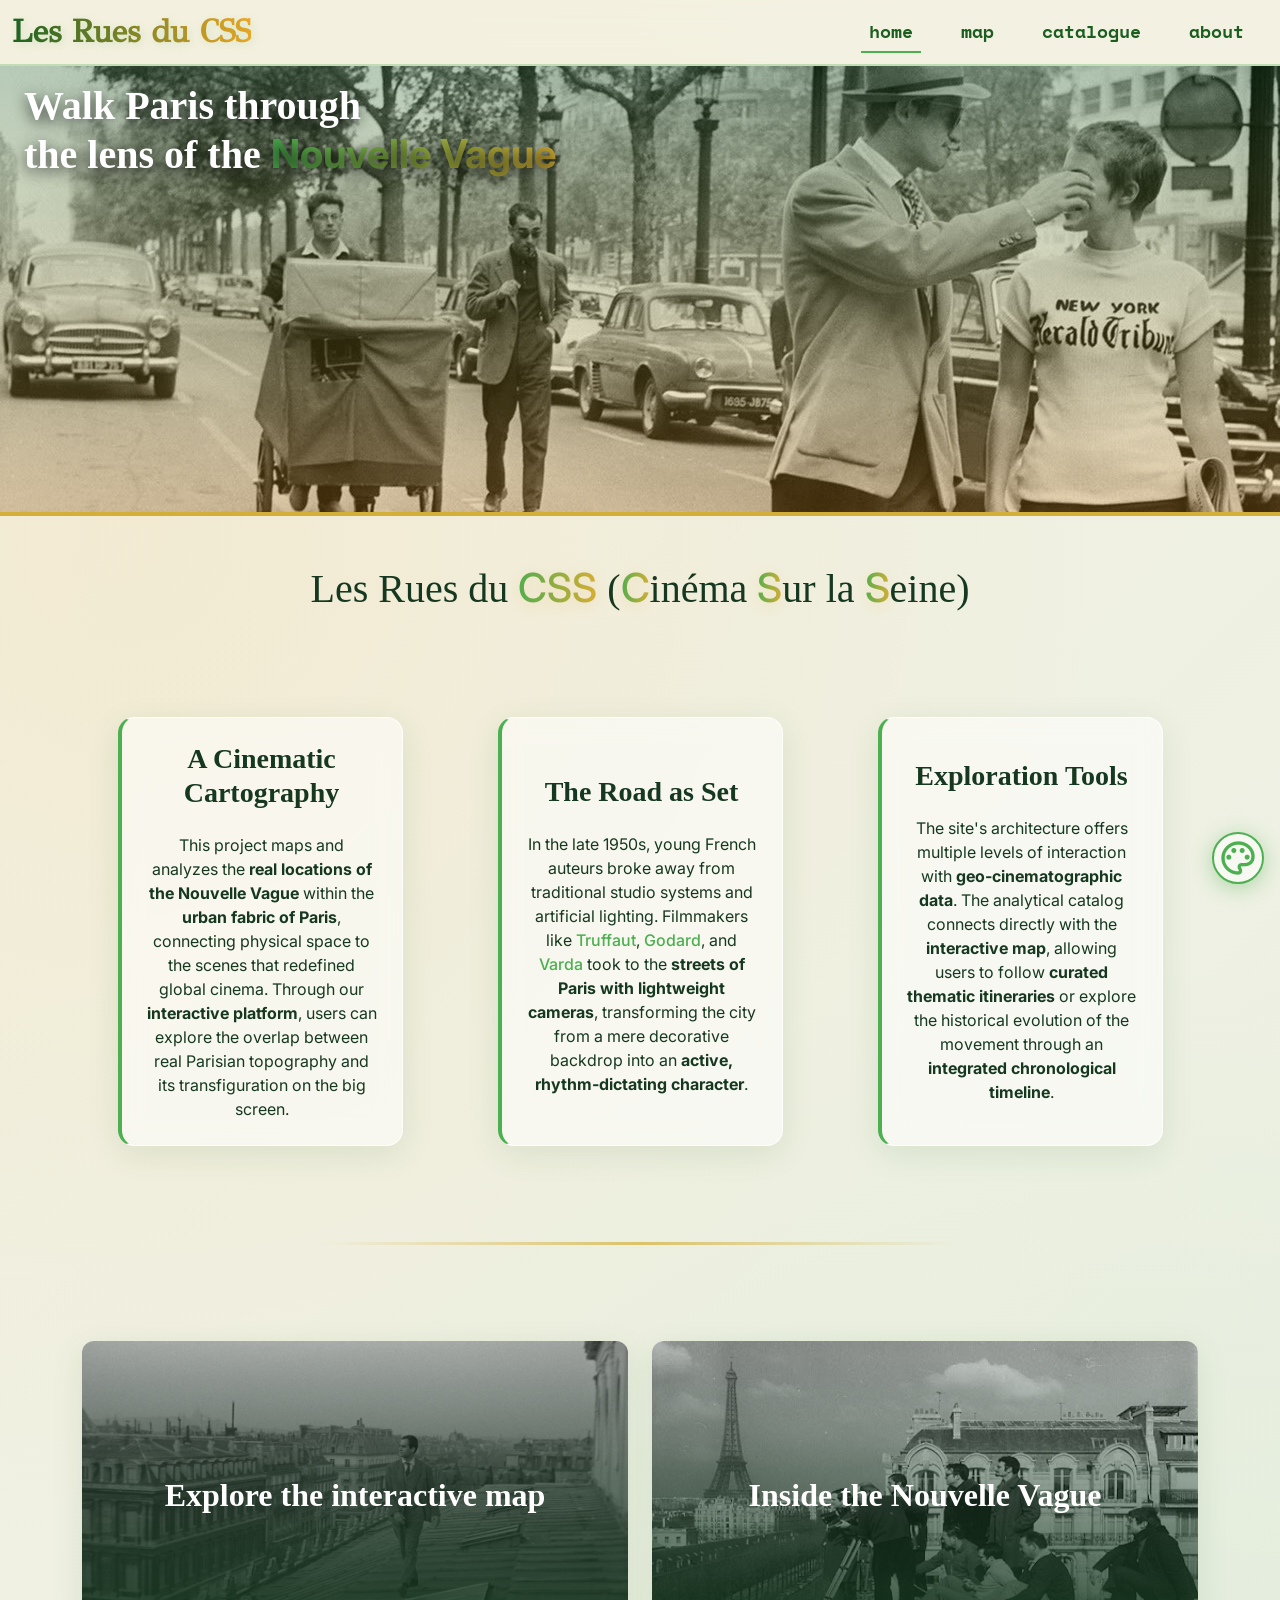
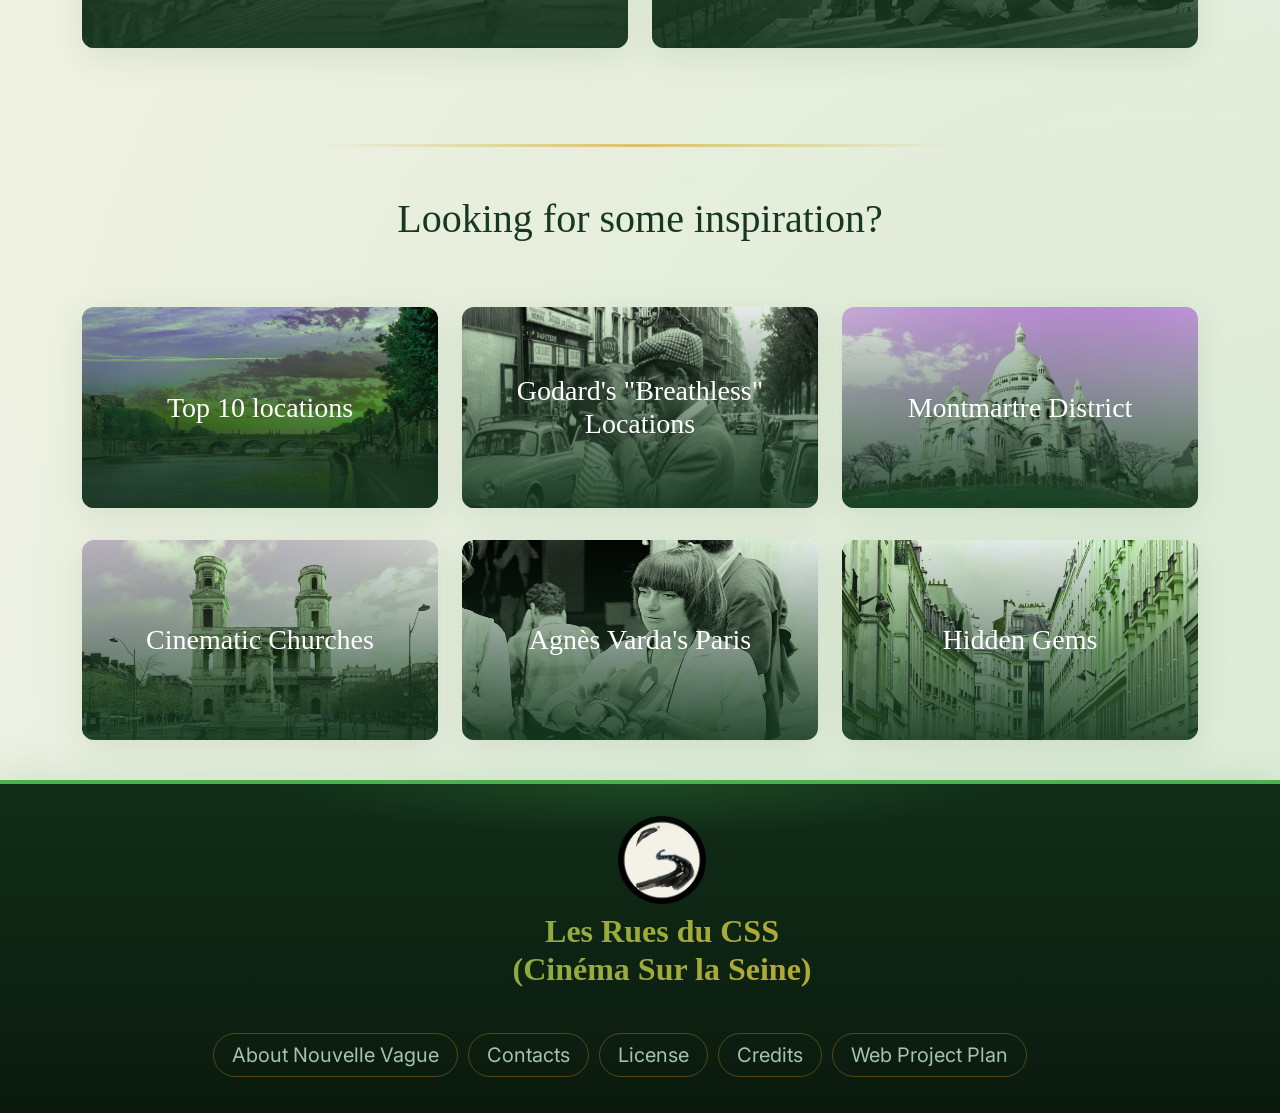
<file: index.html>
<!doctype html>
<html lang="en">
    <head>
        <meta charset="utf-8">
        <meta name="viewport" content="width=device-width, initial-scale=1">
        <title>Index</title>
        <link rel="icon" type="image/x-icon" href="img/S.svg">
        
        <link rel="preconnect" href="https://fonts.googleapis.com">
        <link rel="preconnect" href="https://fonts.gstatic.com" crossorigin>
        <link rel="stylesheet" href="https://fonts.googleapis.com/css2?family=Material+Symbols+Outlined">
        <link href="https://fonts.googleapis.com/css2?family=Anton&family=GFS+Didot&family=Inter:ital,opsz,wght@0,14..32,100..900;1,14..32,100..900&family=Montserrat:ital,wght@0,100..900;1,100..900&family=Pinyon+Script&family=Playfair:ital,opsz,wght@0,5..1200,300..900;1,5..1200,300..900&family=Space+Mono:ital,wght@0,400;0,700;1,400;1,700&family=VT323&display=swap" rel="stylesheet">
        <link rel="stylesheet" href="https://cdn.jsdelivr.net/npm/bootstrap-icons@1.11.3/font/bootstrap-icons.min.css">

        <link href="https://cdn.jsdelivr.net/npm/bootstrap@5.3.8/dist/css/bootstrap.min.css" rel="stylesheet" integrity="sha384-sRIl4kxILFvY47J16cr9ZwB07vP4J8+LH7qKQnuqkuIAvNWLzeN8tE5YBujZqJLB" crossorigin="anonymous">
        
        <script src="script/scripts.js" defer></script>
        <script src="https://cdn.jsdelivr.net/npm/bootstrap@5.3.8/dist/js/bootstrap.bundle.min.js" integrity="sha384-FKyoEForCGlyvwx9Hj09JcYn3nv7wiPVlz7YYwJrWVcXK/BmnVDxM+D2scQbITxI" crossorigin="anonymous"></script>
        
        <link id="stylesheet_file" rel="stylesheet"  href="styles/solarpunk_theme.css">

    </head>
    <body data-page="index">

        <div class="theme">
            <div class="closeTheme">
                <div class="blur-background"></div>
                <span class="material-symbols-outlined p-1" title="Open themes palette">palette</span>
            </div>
            <div class="openTheme">
                <div class="blur-background"></div>
                <span class="material-symbols-outlined p-1 d-block btn-tema" data-file="styles/mechanicum_theme.css" title="Mechanicum">settings</span>
                <span class="material-symbols-outlined p-1 d-block btn-tema" data-file="styles/solarpunk_theme.css" title="Solarpunk">clear_day</span>
                <span class="material-symbols-outlined p-1 d-block btn-tema" data-file="styles/nouvelle_vague_theme.css" title="Nouvelle Vague">videocam</span>
                <span class="material-symbols-outlined p-1 d-block btn-tema" data-file="styles/eighties_theme.css" title="80s">monitor</span>
                <span class="material-symbols-outlined p-1 d-block btn-tema" data-file="styles/futurism_theme.css" title="Futurism">flash_on</span>
                <span class="material-symbols-outlined p-1 d-block btn-tema" data-file="styles/rococo_theme.css" title="Rococò">spa</span>
                <span class="material-symbols-outlined p-1 d-block btn-chiudi" title="Close themes palette">palette</span>
            </div>
        </div>

        <nav class="navbar navbar-expand-lg">
            <div class="container-fluid">
                <a href="index.html" id="logo-link"><span class="col-auto navbar-text">Les Rues du CSS</span></a>
                <button class="navbar-toggler" type="button" data-bs-toggle="collapse" data-bs-target="#navbarSupportedContent" aria-controls="navbarSupportedContent" aria-expanded="false" aria-label="Toggle navigation">
                    <span class="material-symbols-outlined">menu</span>                
                </button>
                <div class="col-auto collapse navbar-collapse justify-content-end" id="navbarSupportedContent">
                    <ul class="navbar-nav mb-2 mb-lg-0">
                        <li class="nav-item mx-3">
                            <a class="nav-link active">home</a>
                        </li>
                        <li class="nav-item mx-3">
                            <a class="nav-link" aria-current="page" href="map.html">map</a>
                        </li>
                        <li class="nav-item mx-3">
                            <a class="nav-link" href="catalogue.html">catalogue</a>
                        </li>
                        <li class="nav-item mx-3">
                            <a class="nav-link" href="about.html">about</a>
                        </li>
                    </ul>
                </div>
            </div>
        </nav>

        <header class="hero-img container-fluid d-flex flex-column justify-content-start pt-3">

            <div class="row catchphrase text-start d-none d-lg-block">
                <h1 class="fw-bold ps-4">
                    Walk Paris through <br class="pretty-big-catch">the lens of the <span>Nouvelle Vague</span>
                </h1>
            </div>

        </header>

        <section class="presentation">
            <div class="container-fluid mt-2 mt-lg-5">
                <div class="row">
                    <h1 class="text-center pb-5">Les Rues du <span>CSS</span> <br class="pretty-title">(<span>C</span>inéma <span>S</span>ur la <span>S</span>eine)</h1>
                </div>

                <div class="container d-lg-none text-center mb-3">
                    <h1>Walk Paris through the <br class="pretty-catch d-none d-md-block"> lens of the <span>Nouvelle Vague</span></h1>
                </div>

                <div class="container my-5 pb-5">
                    <div class="row justify-content-around">
                        <div class="col-9 col-lg-7 col-xl-3 text-center paper-card p-4 d-flex flex-column justify-content-center position-relative">
                            <a href="#paper-card1" class="d-block d-lg-none" data-bs-toggle="collapse" role="button" aria-expanded="false"><i class="bi bi-chevron-down"></i></a>
                            <h3 class="fw-semibold pb-0 pb-lg-2 mb-0">A Cinematic Cartography</h3>
                            <p id="paper-card1" class="collapse d-lg-block mb-0 pt-3">This project maps and analyzes the <strong>real locations of the Nouvelle Vague</strong> within the <strong>urban fabric of Paris</strong>, connecting physical space to the scenes that redefined global cinema. Through our <strong>interactive platform</strong>, users can explore the overlap between real Parisian topography and its transfiguration on the big screen.</p>
                        </div>
                        <div class="col-9 col-lg-7 col-xl-3 mt-3 mt-xl-0 text-center paper-card p-4 d-flex flex-column justify-content-center position-relative">
                            <a href="#paper-card2" class="d-block d-lg-none" data-bs-toggle="collapse" role="button" aria-expanded="false"><i class="bi bi-chevron-down"></i></a>
                            <h3 class="fw-semibold p-2 pb-0 pb-lg-2 mb-0">The Road as Set</h3>
                            <p id="paper-card2" class="collapse d-lg-block mb-0 pt-3">In the late 1950s, young French auteurs broke away from traditional studio systems and artificial lighting. Filmmakers like <a href="https://en.wikipedia.org/wiki/Fran%C3%A7ois_Truffaut" target="_blank" title="Go to wikipedia page">Truffaut</a>, <a href="https://en.wikipedia.org/wiki/Jean-Luc_Godard" target="_blank" title="Go to wikipedia page">Godard</a>, and <a href="https://en.wikipedia.org/wiki/Agn%C3%A8s_Varda" target="_blank" title="Go to wikipedia page">Varda</a> took to the <strong>streets of Paris with lightweight cameras</strong>, transforming the city from a mere decorative backdrop into an <strong>active, rhythm-dictating character</strong>.</p>
                        </div>
                        <div class="col-9 col-lg-7 col-xl-3 mt-3 mt-xl-0 text-center paper-card p-4 d-flex flex-column justify-content-center position-relative">
                            <a href="#paper-card3" class="d-block d-lg-none" data-bs-toggle="collapse" role="button" aria-expanded="false"><i class="bi bi-chevron-down"></i></a>
                            <h3 class="fw-semibold pb-0 pb-lg-2 mb-0">Exploration Tools</h3>
                            <p id="paper-card3" class="collapse d-lg-block mb-0 pt-3">The site's architecture offers multiple levels of interaction with <strong>geo-cinematographic data</strong>. The analytical catalog connects directly with the <strong>interactive map</strong>, allowing users to follow <strong>curated thematic itineraries</strong> or explore the historical evolution of the movement through an <strong>integrated chronological timeline</strong>.</p>
                        </div>
                    </div>
                </div>
            </div>
        </section>

        <hr class="my-5 w-50 ms-auto me-auto">

        <div class="container pt-5">
            <div class="row align-items-center justify-content-center">
                <div class="col-12 col-lg-6 mb-5">
                    <a href="map.html"><div class="card border-0 text-center ratio ratio-16x9 overflow-hidden zoom-card">
                        <img class="img-fluid" src="img/paris_nousAppartient.webp" alt="Paris Nous Appartient"/>
                        <div class="card-img-overlay d-flex justify-content-center align-items-center bg-dark bg-opacity-25">
                            <h2 class="card-title fw-bold m-0 responsive-title">Explore the interactive map</h2>
                        </div>
                    </div></a>    
                </div>
                <div class="col-12 col-lg-6 mb-5">
                    <a href="about_nouvelle_vague.html"><div class="card border-0 text-center ratio ratio-16x9 overflow-hidden zoom-card">
                        <img class="img-fluid" src="img/nouvelle_vague.jpg" alt="Nouvelle Vague">
                        <div class="card-img-overlay d-flex justify-content-center align-items-center bg-dark bg-opacity-50">
                            <h2 class="card-title fw-bold m-0 responsive-title">Inside the Nouvelle Vague</h2>
                        </div>
                    </div></a>    
                </div>
            </div>
        </div>

        <hr class="my-5 w-50 ms-auto me-auto">
        <section class="mt-5">
            <div class="container text-center my-4">
                <h1>Looking for some inspiration?</h1>
                <div class="row inspo mt-5">
                    <div class="col-6 col-md-4 my-3">
                        <a href="tour.html?keyword=Top 10 locations"><div class="card border-0 text-center ratio ratio-16x9 overflow-hidden zoom-card">
                            <img class="img-fluid explore-card" src="img/top-ten-locations.jpg" alt="Top 10 locations"/>
                            <div class="card-img-overlay d-flex justify-content-center align-items-center bg-dark bg-opacity-25">
                                <h3 class="card-title m-0 responsive-title-sm">Top 10 locations</h3>
                            </div>
                        </div></a> 
                    </div>
                    <div class="col-6 col-md-4 my-3">
                        <a href="tour.html?keyword=Jean-Luc Godard"><div class="card border-0 text-center ratio ratio-16x9 overflow-hidden zoom-card">
                            <img class="img-fluid explore-card" src="img/breathless.jpg" alt="Breathless"/>
                            <div class="card-img-overlay d-flex justify-content-center align-items-center bg-dark bg-opacity-25">
                                <h3 class="card-title m-0 responsive-title-sm">Godard's "Breathless" Locations</h3>
                            </div>
                        </div></a> 
                    </div>
                    <div class="col-6 col-md-4 my-3">
                        <a href="tour.html?keyword=Montmartre District"><div class="card border-0 text-center ratio ratio-16x9 overflow-hidden zoom-card">
                            <img class="img-fluid explore-card" src="img/montmartre-sacre-coeur.jpg" alt="Montmartre Sacre-Coeur"/>
                            <div class="card-img-overlay d-flex justify-content-center align-items-center bg-dark bg-opacity-25">
                                <h3 class="card-title m-0 responsive-title-sm">Montmartre District</h3>
                            </div>
                        </div></a> 
                    </div>
                    <div class="col-6 col-md-4 my-3">
                        <a href="tour.html?keyword=Cinematic Churches"><div class="card border-0 text-center ratio ratio-16x9 overflow-hidden zoom-card">
                            <img class="img-fluid explore-card" src="img/saint_sulpiere.png" alt="Saint-Sulpice"/>
                            <div class="card-img-overlay d-flex justify-content-center align-items-center bg-dark bg-opacity-25">
                                <h3 class="card-title m-0 responsive-title-sm">Cinematic Churches</h3>
                            </div>
                        </div></a> 
                    </div>
                    <div class="col-6 col-md-4 my-3">
                        <a href="tour.html?keyword=Agnès Varda"><div class="card border-0 text-center ratio ratio-16x9 overflow-hidden zoom-card">
                            <img class="img-fluid explore-card" src="img/agnes_varda.jpg" alt="Agnès Varda"/>
                            <div class="card-img-overlay d-flex justify-content-center align-items-center bg-dark bg-opacity-25">
                                <h3 class="card-title m-0 responsive-title-sm">Agnès Varda's Paris</h3>
                            </div>
                        </div></a> 
                    </div>
                    <div class="col-6 col-md-4 my-3">
                        <a href="tour.html?keyword=Hidden Gems"><div class="card border-0 text-center ratio ratio-16x9 overflow-hidden zoom-card">
                            <img class="img-fluid explore-card" src="img/hidden-gems.jpg"   alt="Hidden Gems"/>
                            <div class="card-img-overlay d-flex justify-content-center align-items-center bg-dark bg-opacity-25">
                                <h3 class="card-title m-0 responsive-title-sm">Hidden Gems</h3>
                            </div>
                        </div></a> 
                    </div>
                </div>
            </div>
        </section>

        <footer class="container-fluid col-12">
            <div class="row py-5 ps-2 py-sm-3">
                <div class="logo-footer col-xl-4 col-xxl-3 col-12 ps-xl-5 py-3">
                    <div class="logo-img row justify-content-center justify-content-xl-start">
                        <img src="img/S.png" style="max-width: 7rem; max-height: 6rem;" title="Logo" alt="Logo">
                    </div>
                    <div class="row logo-text mt-2 text-center text-xl-start">
                        <h2>Les Rues du CSS <br> (Cinéma Sur la Seine)</h2>
                    </div>
                </div>
                <div class="links-footer col-xl-8 col-xxl-9 col-12 pe-xl-5 py-3 py-xxl-0">
                    <div class="row align-items-center h-100">
                        
                        <ul class="nav justify-content-center justify-content-xl-between">
                            
                            <li class="nav-item"><a class="nav-link" href="about_nouvelle_vague.html">About Nouvelle Vague</a></li>
                            <li class="nav-item"><a class="pipe nav-link">|</a></li>
                            
                            <li class="nav-item"><a class="nav-link" href="#">Contacts</a></li>
                            <li class="nav-item pipe-contacts"><a class="pipe nav-link">|</a></li>
                            
                            <li class="nav-item"><a class="nav-link" href="#">License</a></li>
                            
                            <li class="nav-item d-none d-lg-inline-block pipe-license"><a class="pipe nav-link">|</a></li>
                            
                            <li class="w-100 d-lg-none"></li>

                            <li class="nav-item mt-2 mt-lg-0"><a class="nav-link" href="about_our_team.html">Credits</a></li>
                            <li class="nav-item mt-2 mt-lg-0"><a class="pipe nav-link">|</a></li>
                            
                            <li class="nav-item mt-2 mt-lg-0"><a class="nav-link" href="documentation.html">Web Project Plan</a></li>
                            
                        </ul>                        
                    </div>
                </div>                    
            </div>
        </footer>

    </body>
</html>
</file>
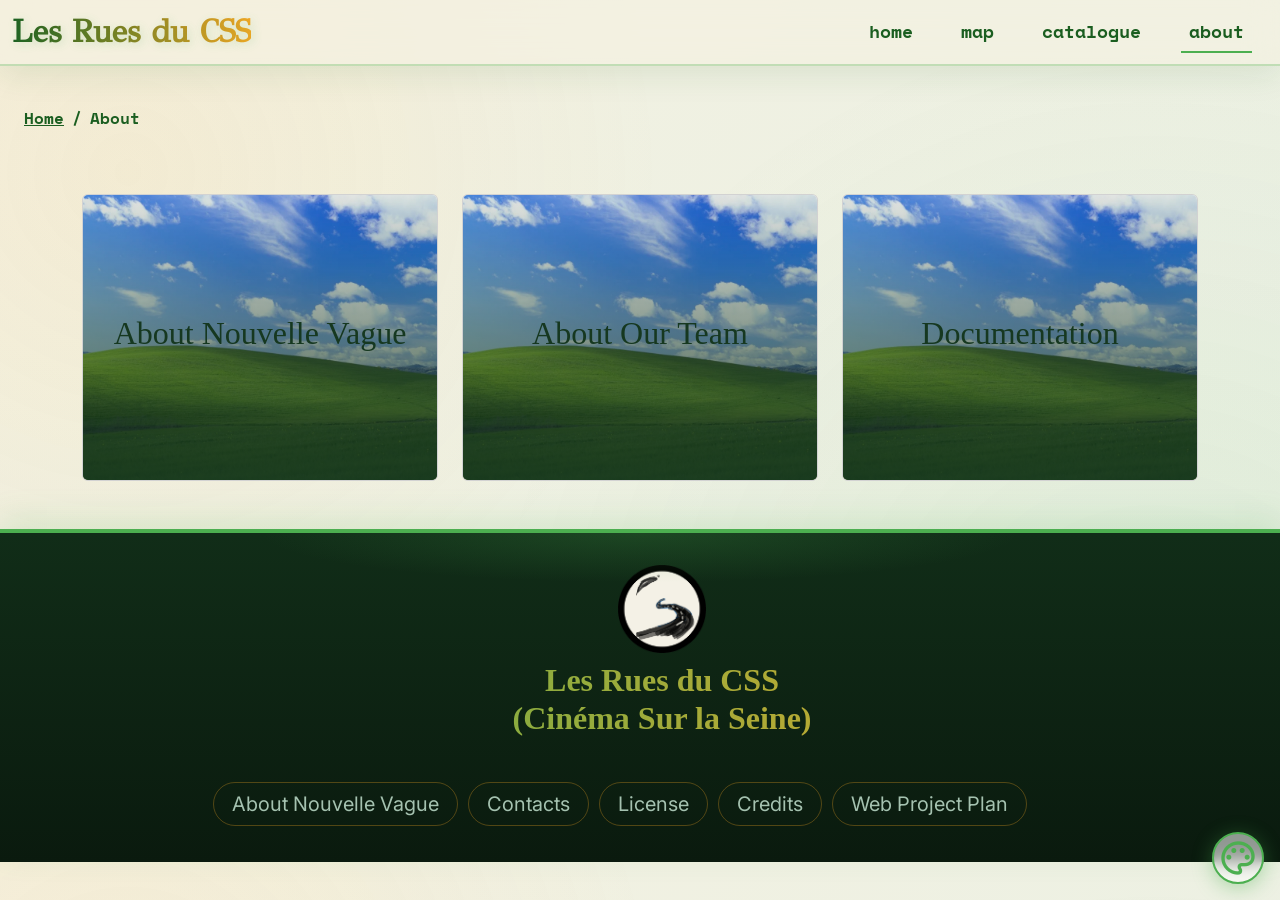
<file: about.html>
<!DOCTYPE html>
<html lang="en">
    <head>
        <meta charset="utf-8">
        <meta name="viewport" content="width=device-width, initial-scale=1">
        <title>About</title>
        <link rel="icon" type="image/x-icon" href="images/S.png">
        <link rel="icon" type="image/x-icon" href="img/S.svg">
        
        <!--Per i google fonts-->
        <link rel="preconnect" href="https://fonts.googleapis.com">
        <link rel="preconnect" href="https://fonts.gstatic.com" crossorigin>
        <link rel="stylesheet" href="https://fonts.googleapis.com/css2?family=Material+Symbols+Outlined">
        <link href="https://fonts.googleapis.com/css2?family=Anton&family=GFS+Didot&family=Inter:ital,opsz,wght@0,14..32,100..900;1,14..32,100..900&family=Montserrat:ital,wght@0,100..900;1,100..900&family=Pinyon+Script&family=Playfair:ital,opsz,wght@0,5..1200,300..900;1,5..1200,300..900&family=Space+Mono:ital,wght@0,400;0,700;1,400;1,700&family=VT323&display=swap" rel="stylesheet">
        <!--Per le bootstrap icons-->
        <link rel="stylesheet" href="https://cdn.jsdelivr.net/npm/bootstrap-icons@1.11.3/font/bootstrap-icons.min.css">

        <!--Link bootstrap-->
        <link href="https://cdn.jsdelivr.net/npm/bootstrap@5.3.8/dist/css/bootstrap.min.css" rel="stylesheet" integrity="sha384-sRIl4kxILFvY47J16cr9ZwB07vP4J8+LH7qKQnuqkuIAvNWLzeN8tE5YBujZqJLB" crossorigin="anonymous">
        
        <!--Script bootstrap-->
        <script src="script/scripts.js" defer></script>
        <script src="https://cdn.jsdelivr.net/npm/bootstrap@5.3.8/dist/js/bootstrap.bundle.min.js" integrity="sha384-FKyoEForCGlyvwx9Hj09JcYn3nv7wiPVlz7YYwJrWVcXK/BmnVDxM+D2scQbITxI" crossorigin="anonymous"></script>
        
       <!--nostro css--> 
        <link id="stylesheet_file" rel="stylesheet"  href="styles/solarpunk_theme.css">

    </head>
    <body data-page="about">
        
        <div class="theme">
            <div class="closeTheme">
                <div class="blur-background"></div>
                <span class="material-symbols-outlined p-1" title="Open themes palette">palette</span>
            </div>
            <div class="openTheme">
                <div class="blur-background"></div>
                <span class="material-symbols-outlined p-1 d-block btn-tema" data-file="styles/mechanicum_theme.css" title="Mechanicum">settings</span>
                <span class="material-symbols-outlined p-1 d-block btn-tema" data-file="styles/solarpunk_theme.css" title="Solarpunk">clear_day</span>
                <span class="material-symbols-outlined p-1 d-block btn-tema" data-file="styles/nouvelle_vague_theme.css" title="Nouvelle Vague">videocam</span>
                <span class="material-symbols-outlined p-1 d-block btn-tema" data-file="styles/eighties_theme.css" title="80s">monitor</span>
                <span class="material-symbols-outlined p-1 d-block btn-tema" data-file="styles/futurism_theme.css" title="Futurism">flash_on</span>
                <span class="material-symbols-outlined p-1 d-block btn-tema" data-file="styles/rococo_theme.css" title="Rococò">spa</span>
                <span class="material-symbols-outlined p-1 d-block btn-chiudi" title="Close themes palette">palette</span>
            </div>
        </div>

        <!--navbar-->
        <nav class="navbar navbar-expand-lg">
            <div class="container-fluid">
                <a href="index.html" id="logo-link"><span class="col-auto navbar-text">Les Rues du CSS</span></a>
                <button class="navbar-toggler" type="button" data-bs-toggle="collapse" data-bs-target="#navbarSupportedContent" aria-controls="navbarSupportedContent" aria-expanded="false" aria-label="Toggle navigation">
                    <span class="material-symbols-outlined">menu</span>                
                </button>
                <div class="col-auto collapse navbar-collapse justify-content-end" id="navbarSupportedContent">
                    <ul class="navbar-nav mb-2 mb-lg-0">
                        <li class="nav-item mx-3">
                            <a class="nav-link" href="index.html">home</a>
                        </li>
                        <li class="nav-item mx-3">
                            <a class="nav-link" aria-current="page" href="map.html">map</a>
                        </li>
                        <li class="nav-item mx-3">
                            <a class="nav-link" href="catalogue.html">catalogue</a>
                        </li>
                        <li class="nav-item mx-3">
                            <a class="nav-link active" aria-current="page">about</a>
                        </li>
                    </ul>
                </div>
            </div>
        </nav>
        <!--contenuto della pagina-->
        <section class="page_content py-4 m-0">
            <!--BREADCRUMBS-->
            <div class="breadcrumbs d-flex ps-4 py-3 gap-2">
                <a href="index.html">Home</a>
                <p class="mb-0">/</p>
                <a class="disabled">About</a>
            </div>

            <div class="container">
                <div class="row align-items-center justify-content-center my-4 gx-md-4 gy-4">
                    
                    <!-- prima immagine cliccabile con link a About nouvelle Vague -->
                    <div class="col-lg-4 col-md-6 col-12">
                        <div class="card p-0 about_card">
                            <a href="about_nouvelle_vague.html">
                                <img class="img-fluid object-fit-cover" src="img/generic_bg.png" alt="About Nouvelle Vague">
                                <div class="card-img-overlay d-flex align-items-center justify-content-center">
                                    <h2 class="card-title text-center">About Nouvelle Vague</h2>
                                </div>
                            </a>
                        </div>
                    </div>

                    <!-- seconda immagine cliccabile con link a About Our Team -->
                    <div class="col-lg-4 col-md-6 col-12">    
                        <div class="card p-0 about_card">
                            <a href="about_our_team.html">
                                <img class="img-fluid" src="img/generic_bg.png" alt="About Our Team">
                                <div class="card-img-overlay d-flex align-items-center justify-content-center">
                                    <h2 class="card-title text-center">About Our Team</h2>
                                </div>
                            </a>
                        </div> 
                    </div>   

                    <!-- terza immagine cliccabile con link a Technical Documentation -->
                    <div class="col-lg-4 col-md-6 col-12">    
                        <div class="card p-0 about_card">
                            <a href="documentation.html">
                                <img class="img-fluid" src="img/generic_bg.png" alt="Project Documentation">
                                <div class="card-img-overlay d-flex align-items-center justify-content-center">
                                    <h2 class="card-title text-center">Documentation</h2>
                                </div>
                            </a>
                        </div> 
                    </div>   
                        
                </div>
            </div>
        </section>
        <!--FOOTER-->
            <footer class="container-fluid col-12">
            <div class="row py-5 ps-2 py-sm-3">
                <div class="logo-footer col-xl-4 col-xxl-3 col-12 ps-xl-5 py-3">
                    <div class="logo-img row justify-content-center justify-content-xl-start">
                        <img src="img/S.png" style="max-width: 7rem; max-height: 6rem;" title="Logo" alt="Logo">
                    </div>
                    <div class="row logo-text mt-2 text-center text-xl-start">
                        <h2>Les Rues du CSS <br> (Cinéma Sur la Seine)</h2>
                    </div>
                </div>
                <div class="links-footer col-xl-8 col-xxl-9 col-12 pe-xl-5 py-3 py-xxl-0">
                    <div class="row align-items-center h-100">
                        
                        <ul class="nav justify-content-center justify-content-xl-between">
                            
                            <li class="nav-item"><a class="nav-link" href="about_nouvelle_vague.html">About Nouvelle Vague</a></li>
                            <li class="nav-item"><a class="pipe nav-link">|</a></li>
                            
                            <li class="nav-item"><a class="nav-link" href="#">Contacts</a></li>
                            <li class="nav-item pipe-contacts"><a class="pipe nav-link">|</a></li>
                            
                            <li class="nav-item"><a class="nav-link" href="#">License</a></li>
                            
                            <li class="nav-item d-none d-lg-inline-block pipe-license"><a class="pipe nav-link">|</a></li>
                            
                            <li class="w-100 d-lg-none"></li>

                            <li class="nav-item mt-2 mt-lg-0"><a class="nav-link" href="about_our_team.html">Credits</a></li>
                            <li class="nav-item mt-2 mt-lg-0"><a class="pipe nav-link">|</a></li>
                            
                            <li class="nav-item mt-2 mt-lg-0"><a class="nav-link" href="documentation.html">Web Project Plan</a></li>
                            
                        </ul>                        
                    </div>
                </div>                    
            </div>
        </footer>
    </body>
</html>
</file>
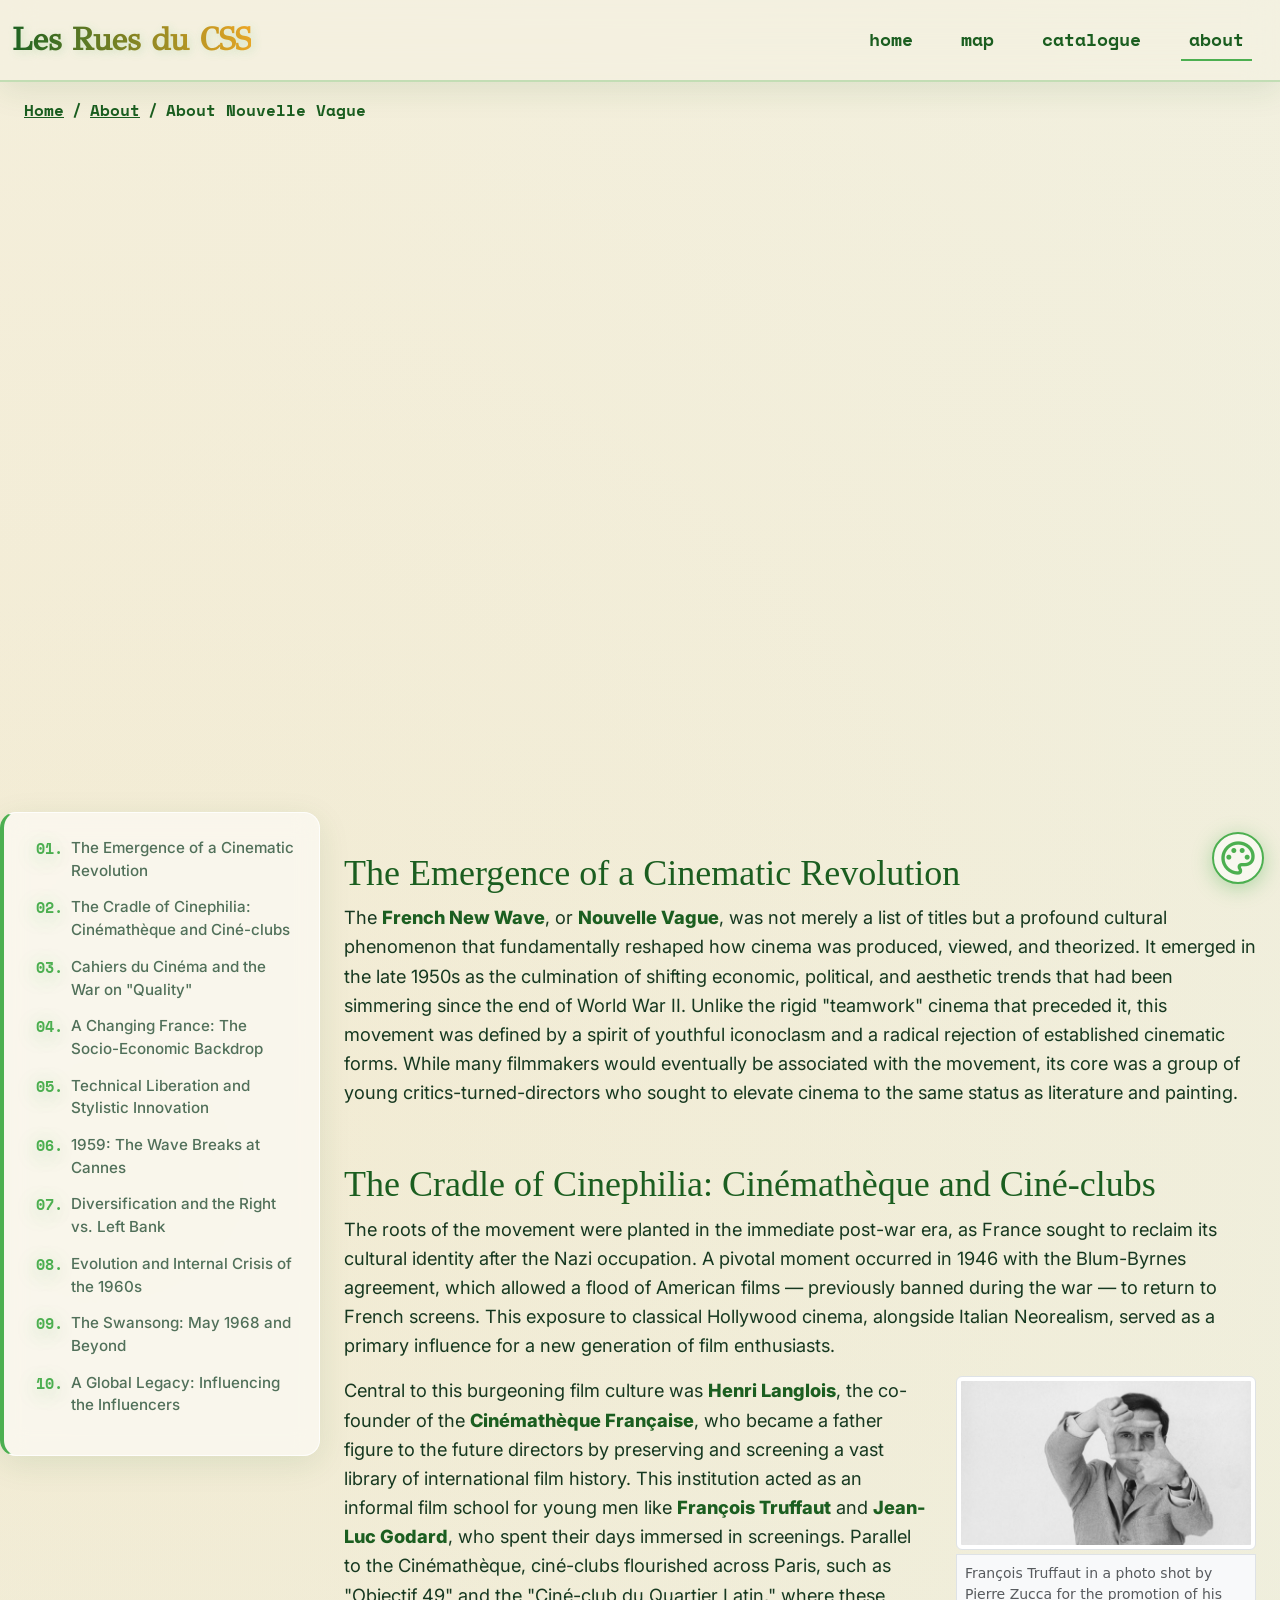
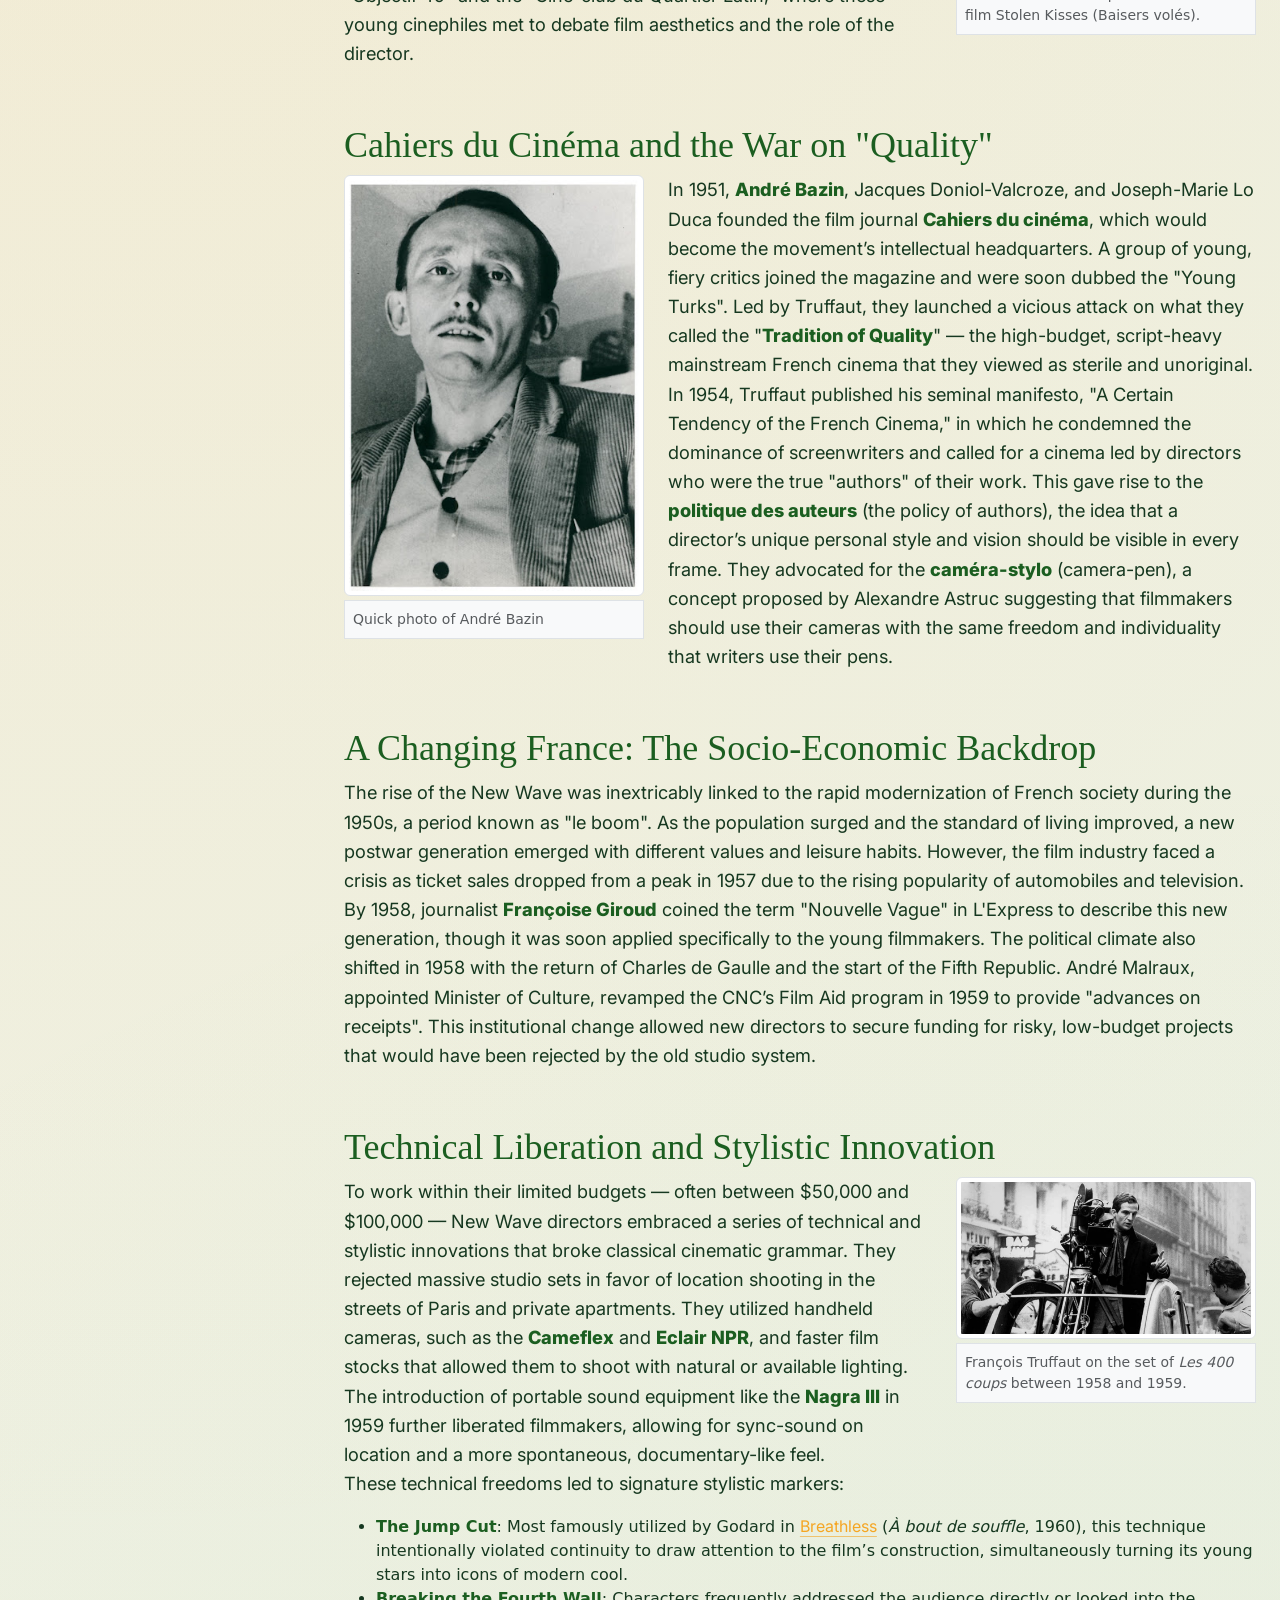
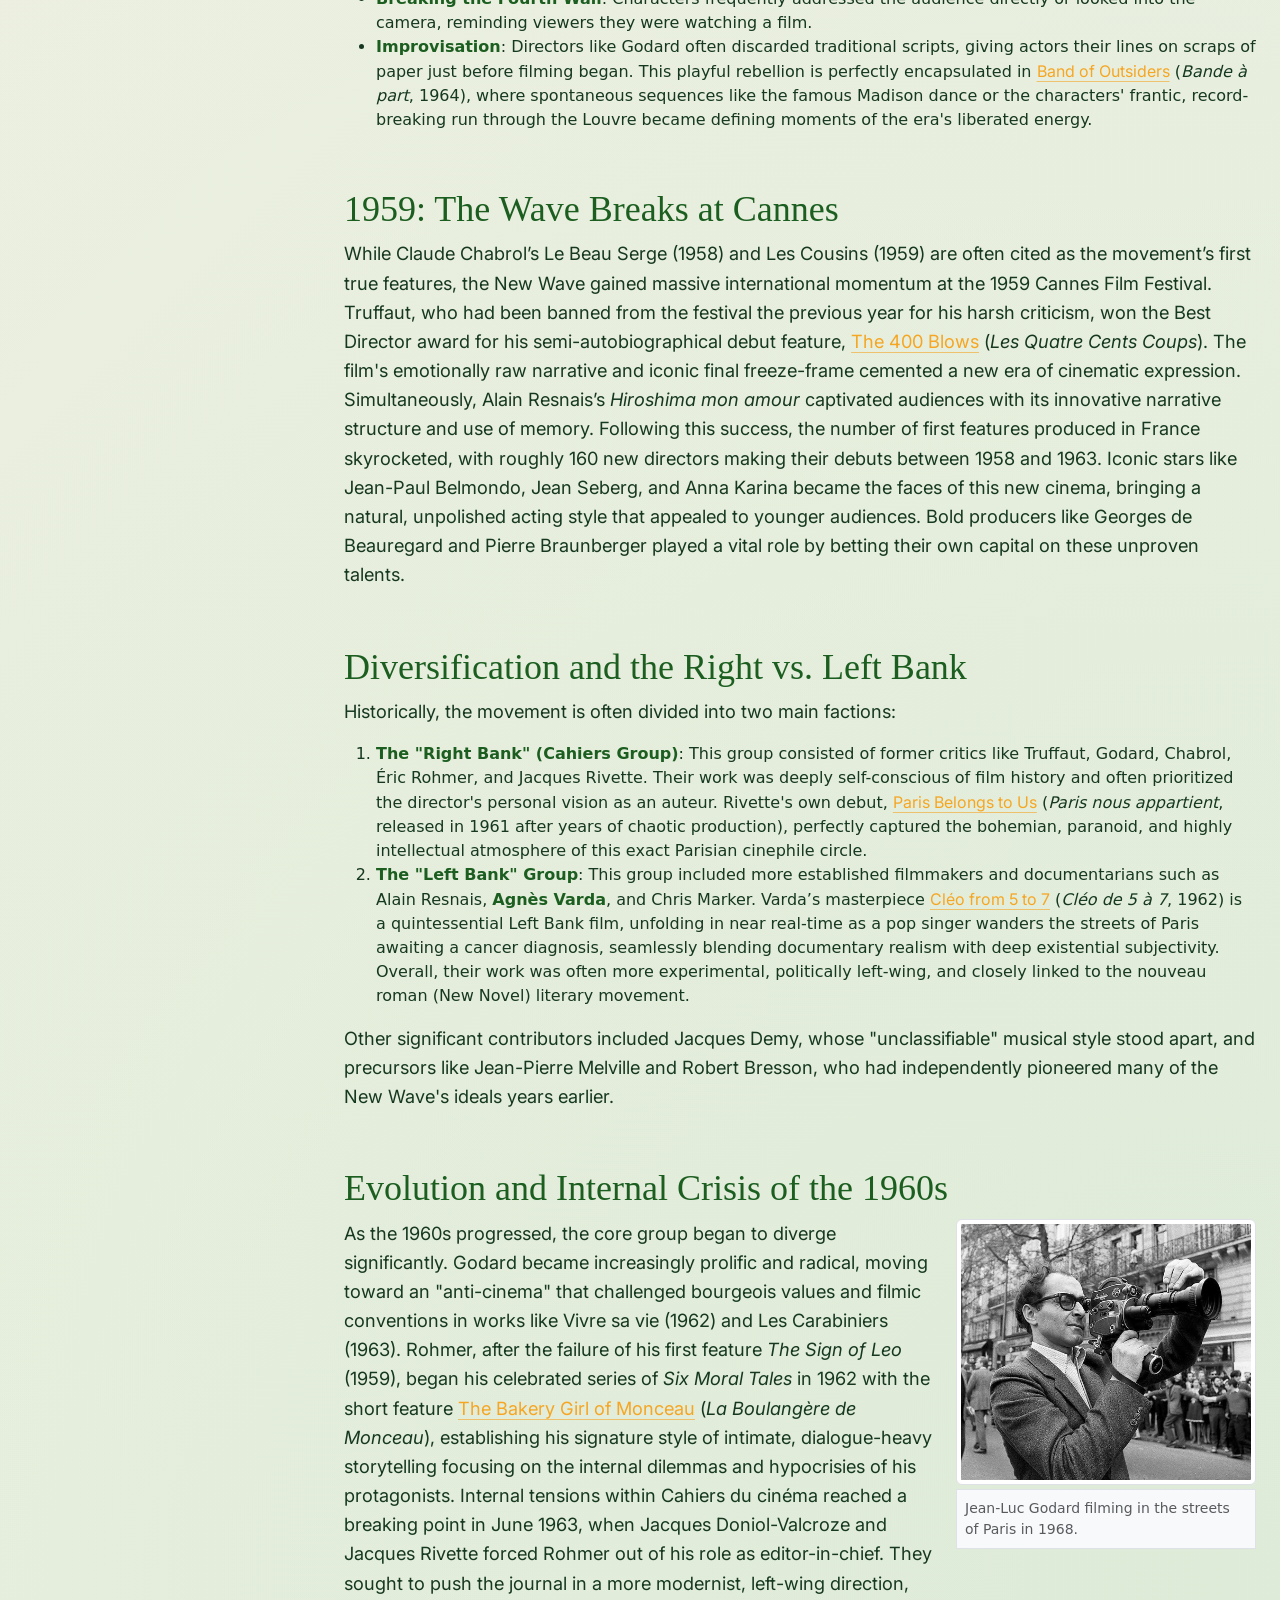
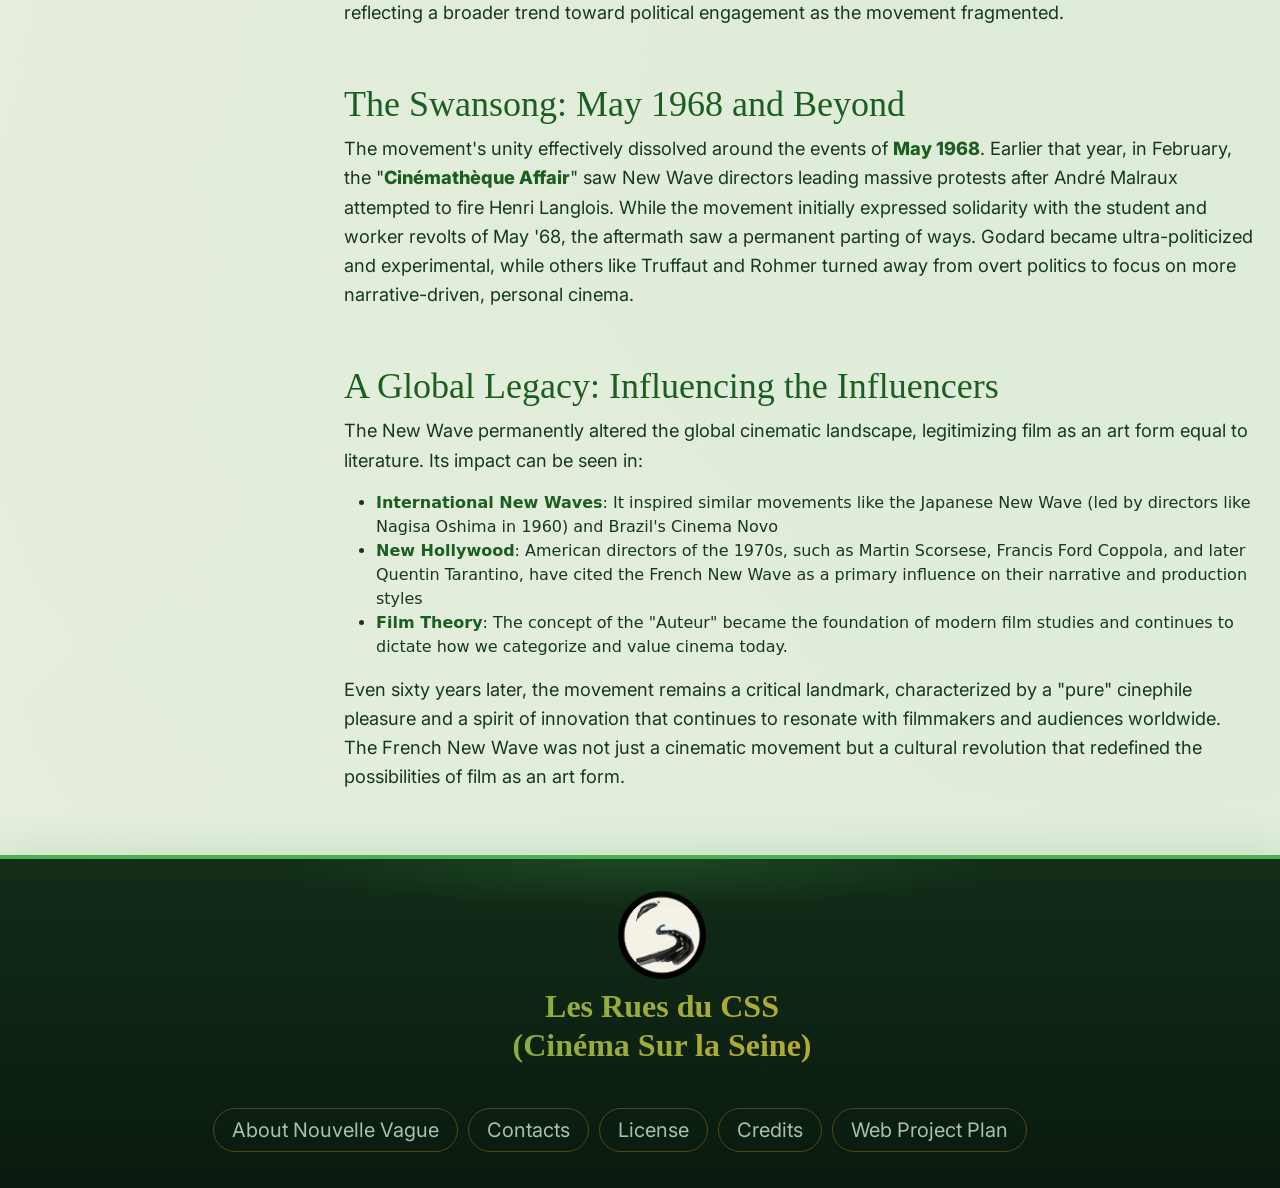
<file: about_nouvelle_vague.html>
<html lang="en">
    <head>
        <meta charset="utf-8">
        <meta name="viewport" content="width=device-width, initial-scale=1">
        <title>About Nouvelle Vague</title>
        <link rel="icon" type="image/x-icon" href="img/S.svg">
        
        <link rel="preconnect" href="https://fonts.googleapis.com">
        <link rel="preconnect" href="https://fonts.gstatic.com" crossorigin>
        <link rel="stylesheet" href="https://fonts.googleapis.com/css2?family=Material+Symbols+Outlined">
        <link href="https://fonts.googleapis.com/css2?family=Anton&family=GFS+Didot&family=Inter:ital,opsz,wght@0,14..32,100..900;1,14..32,100..900&family=Montserrat:ital,wght@0,100..900;1,100..900&family=Pinyon+Script&family=Playfair:ital,opsz,wght@0,5..1200,300..900;1,5..1200,300..900&family=Space+Mono:ital,wght@0,400;0,700;1,400;1,700&family=VT323&display=swap" rel="stylesheet">
        <link rel="stylesheet" href="https://cdn.jsdelivr.net/npm/bootstrap-icons@1.11.3/font/bootstrap-icons.min.css">

        <link href="https://cdn.jsdelivr.net/npm/bootstrap@5.3.8/dist/css/bootstrap.min.css" rel="stylesheet" integrity="sha384-sRIl4kxILFvY47J16cr9ZwB07vP4J8+LH7qKQnuqkuIAvNWLzeN8tE5YBujZqJLB" crossorigin="anonymous">
        
        <script src="script/scripts.js" defer></script>
        <script src="https://cdn.jsdelivr.net/npm/bootstrap@5.3.8/dist/js/bootstrap.bundle.min.js" integrity="sha384-FKyoEForCGlyvwx9Hj09JcYn3nv7wiPVlz7YYwJrWVcXK/BmnVDxM+D2scQbITxI" crossorigin="anonymous"></script>
        
        <link id="stylesheet_file" rel="stylesheet"  href="styles/solarpunk_theme.css">
    </head>
    <body data-page="about_nouvelle_vague">

        <div class="theme">
            <div class="closeTheme">
                <div class="blur-background"></div>
                <span class="material-symbols-outlined p-1" title="Open themes palette">palette</span>
            </div>
            <div class="openTheme">
                <div class="blur-background"></div>
                <span class="material-symbols-outlined p-1 d-block btn-tema" data-file="styles/mechanicum_theme.css" title="Mechanicum">settings</span>
                <span class="material-symbols-outlined p-1 d-block btn-tema" data-file="styles/solarpunk_theme.css" title="Solarpunk">clear_day</span>
                <span class="material-symbols-outlined p-1 d-block btn-tema" data-file="styles/nouvelle_vague_theme.css" title="Nouvelle Vague">videocam</span>
                <span class="material-symbols-outlined p-1 d-block btn-tema" data-file="styles/eighties_theme.css" title="80s">monitor</span>
                <span class="material-symbols-outlined p-1 d-block btn-tema" data-file="styles/futurism_theme.css" title="Futurism">flash_on</span>
                <span class="material-symbols-outlined p-1 d-block btn-tema" data-file="styles/rococo_theme.css" title="Rococò">spa</span>
                <span class="material-symbols-outlined p-1 d-block btn-chiudi" title="Close themes palette">palette</span>
            </div>
        </div>

        <nav class="navbar navbar-expand-lg">
            <div class="container-fluid">
                <span class="col-auto navbar-text">Les Rues du CSS</span>
                <button class="navbar-toggler" type="button" data-bs-toggle="collapse" data-bs-target="#navbarSupportedContent" aria-controls="navbarSupportedContent" aria-expanded="false" aria-label="Toggle navigation">
                <span class="navbar-toggler-icon"></span>
                </button>
                <div class="col-auto collapse navbar-collapse justify-content-end" id="navbarSupportedContent">
                    <ul class="navbar-nav mb-2 mb-lg-0">
                        <li class="nav-item mx-3">
                            <a class="nav-link" href="index.html">home</a>
                        </li>
                        <li class="nav-item mx-3">
                            <a class="nav-link" aria-current="page" href="map.html">map</a>
                        </li>
                        <li class="nav-item mx-3">
                            <a class="nav-link" href="catalogue.html">catalogue</a>
                        </li>
                        <li class="nav-item mx-3">
                            <a class="nav-link active" aria-current="page" href="about.html">about</a>
                        </li>
                    </ul>
                </div>
            </div>
        </nav>
        <section class="page_content pb-4 m-0">
            <div class="breadcrumbs d-inline-flex ms-4 gap-2 my-3">
                <a href="index.html">Home</a>
                <p class="mb-0">/</p>
                <a href="about.html">About</a>
                <p class="mb-0">/</p>
                <a class="disabled">About Nouvelle Vague</a>
            </div>

            <iframe class="d-none d-md-block" title="nouvelle_vague_timeline" src='https://cdn.knightlab.com/libs/timeline3/latest/embed/index.html?source=v2%3A2PACX-1vTVr84HyWVCqbWdvmJvRPQw5SYCtdNsJXcntwJEet_oFbyW7ONeqkTAmfHfJhfO-rh7kZrcGkKfGLfc&font=Default&lang=en&initial_zoom=2&width=100%25&height=650' width='100%' height='650' webkitallowfullscreen mozallowfullscreen allowfullscreen frameborder='0'></iframe>

            <div class="container-fluid mt-4">
                <div class="row">
                    <aside class="col-12 col-lg-3 bookmarks p-3">
                        <ol>
                            <li><a href="#revolution">The Emergence of a Cinematic Revolution</a></li>
                            <li><a href="#cinephilia">The Cradle of Cinephilia: Cinémathèque and Ciné-clubs</a></li>
                            <li><a href="#cahiers">Cahiers du Cinéma and the War on "Quality"</a></li>
                            <li><a href="#socio-economic">A Changing France: The Socio-Economic Backdrop</a></li>
                            <li><a href="#innovation">Technical Liberation and Stylistic Innovation</a></li>
                            <li><a href="#cannes">1959: The Wave Breaks at Cannes</a></li>
                            <li><a href="#diversification">Diversification and the Right vs. Left Bank</a></li>
                            <li><a href="#crisis">Evolution and Internal Crisis of the 1960s</a></li>
                            <li><a href="#swansong">The Swansong: May 1968 and Beyond</a></li>
                            <li><a href="#legacy">A Global Legacy: Influencing the Influencers</a></li>
                        </ol>
                    </aside>

                    <main class="col-12 col-lg-9 p-3 p-md-4 clearfix" id="about_NV_text_content">
                        <h2 id="revolution">The Emergence of a Cinematic Revolution</h2>
                
                    <p>The <strong>French New Wave</strong>, or <strong>Nouvelle Vague</strong>, was not merely a list of titles but a profound cultural phenomenon that fundamentally reshaped how cinema was produced, viewed, and theorized. It emerged in the late 1950s as the culmination of shifting economic, political, and aesthetic trends that had been simmering since the end of World War II. Unlike the rigid "teamwork" cinema that preceded it, this movement was defined by a spirit of youthful iconoclasm and a radical rejection of established cinematic forms. While many filmmakers would eventually be associated with the movement, its core was a group of young critics-turned-directors who sought to elevate cinema to the same status as literature and painting.</p>
                    <h2 id="cinephilia">The Cradle of Cinephilia: Cinémathèque and Ciné-clubs</h2>
            
                    <p>The roots of the movement were planted in the immediate post-war era, as France sought to reclaim its cultural identity after the Nazi occupation. A pivotal moment occurred in 1946 with the Blum-Byrnes agreement, which allowed a flood of American films — previously banned during the war — to return to French screens. This exposure to classical Hollywood cinema, alongside Italian Neorealism, served as a primary influence for a new generation of film enthusiasts.</p>

                    <figure class="wiki-img-right">
                        <img src="img/Truffaut.jpg" class="img-fluid img-thumbnail" alt="French New Wave directors">
                        <figcaption class="text-muted small mt-1 p-2 bg-light border">
                            François Truffaut in a photo shot by Pierre Zucca for the promotion of his film Stolen Kisses (Baisers volés).
                        </figcaption>
                    </figure>
                        
                    <p>Central to this burgeoning film culture was <strong>Henri Langlois</strong>, the co-founder of the <strong>Cinémathèque Française</strong>, who became a father figure to the future directors by preserving and screening a vast library of international film history. This institution acted as an informal film school for young men like <strong>François Truffaut</strong> and <strong>Jean-Luc Godard</strong>, who spent their days immersed in screenings. Parallel to the Cinémathèque, ciné-clubs flourished across Paris, such as "Objectif 49" and the "Ciné-club du Quartier Latin," where these young cinephiles met to debate film aesthetics and the role of the director.</p>
                    <h2 id="cahiers">Cahiers du Cinéma and the War on "Quality"</h2>

                    <figure class="wiki-img-left">
                        <img src="img/andre-bazin.jpg" class="img-fluid img-thumbnail" alt="French New Wave directors">
                        <figcaption class="text-muted small mt-1 p-2 bg-light border">Quick photo of André Bazin</figcaption>
                    </figure>

                    <p>In 1951, <strong>André Bazin</strong>, Jacques Doniol-Valcroze, and Joseph-Marie Lo Duca founded the film journal <strong>Cahiers du cinéma</strong>, which would become the movement’s intellectual headquarters. A group of young, fiery critics joined the magazine and were soon dubbed the "Young Turks". Led by Truffaut, they launched a vicious attack on what they called the "<strong>Tradition of Quality</strong>" — the high-budget, script-heavy mainstream French cinema that they viewed as sterile and unoriginal. <br>
                    In 1954, Truffaut published his seminal manifesto, "A Certain Tendency of the French Cinema," in which he condemned the dominance of screenwriters and called for a cinema led by directors who were the true "authors" of their work. This gave rise to the <strong>politique des auteurs</strong> (the policy of authors), the idea that a director’s unique personal style and vision should be visible in every frame. They advocated for the <strong>caméra-stylo</strong> (camera-pen), a concept proposed by Alexandre Astruc suggesting that filmmakers should use their cameras with the same freedom and individuality that writers use their pens.</p>
                    <h2 id="socio-economic">A Changing France: The Socio-Economic Backdrop</h2>
                    <p>The rise of the New Wave was inextricably linked to the rapid modernization of French society during the 1950s, a period known as "le boom". As the population surged and the standard of living improved, a new postwar generation emerged with different values and leisure habits. However, the film industry faced a crisis as ticket sales dropped from a peak in 1957 due to the rising popularity of automobiles and television. <br>
                    By 1958, journalist <strong>Françoise Giroud</strong> coined the term "Nouvelle Vague" in L'Express to describe this new generation, though it was soon applied specifically to the young filmmakers. The political climate also shifted in 1958 with the return of Charles de Gaulle and the start of the Fifth Republic. André Malraux, appointed Minister of Culture, revamped the CNC’s Film Aid program in 1959 to provide "advances on receipts". This institutional change allowed new directors to secure funding for risky, low-budget projects that would have been rejected by the old studio system.</p>
                    <h2 id="innovation">Technical Liberation and Stylistic Innovation</h2>
                    <figure class="wiki-img-right">
                        <img src="img/truffaut-on-set.jpg" class="img-fluid img-thumbnail" alt="French New Wave directors">
                        <figcaption class="text-muted small mt-1 p-2 bg-light border">
                            François Truffaut on the set of <em>Les 400 coups</em> between 1958 and 1959.
                        </figcaption>
                    </figure>
                    <p>To work within their limited budgets — often between $50,000 and $100,000 — New Wave directors embraced a series of technical and stylistic innovations that broke classical cinematic grammar. They rejected massive studio sets in favor of location shooting in the streets of Paris and private apartments. They utilized handheld cameras, such as the <strong>Cameflex</strong> and <strong>Eclair NPR</strong>, and faster film stocks that allowed them to shoot with natural or available lighting. The introduction of portable sound equipment like the <strong>Nagra III</strong> in 1959 further liberated filmmakers, allowing for sync-sound on location and a more spontaneous, documentary-like feel. <br>

                    These technical freedoms led to signature stylistic markers:
                    <ul>
                        <li><strong>The Jump Cut</strong>: Most famously utilized by Godard in <a href="#">Breathless</a> (<em>À bout de souffle</em>, 1960), this technique intentionally violated continuity to draw attention to the film’s construction, simultaneously turning its young stars into icons of modern cool.</li>
                        <li><strong>Breaking the Fourth Wall</strong>: Characters frequently addressed the audience directly or looked into the camera, reminding viewers they were watching a film.</li>
                        <li><strong>Improvisation</strong>: Directors like Godard often discarded traditional scripts, giving actors their lines on scraps of paper just before filming began. This playful rebellion is perfectly encapsulated in <a href="#">Band of Outsiders</a> (<em>Bande à part</em>, 1964), where spontaneous sequences like the famous Madison dance or the characters' frantic, record-breaking run through the Louvre became defining moments of the era's liberated energy.</li>
                    </ul>
                    
                    <h2 id="cannes">1959: The Wave Breaks at Cannes</h2>

                    <p>While Claude Chabrol’s Le Beau Serge (1958) and Les Cousins (1959) are often cited as the movement’s first true features, the New Wave gained massive international momentum at the 1959 Cannes Film Festival. Truffaut, who had been banned from the festival the previous year for his harsh criticism, won the Best Director award for his semi-autobiographical debut feature, <a href="#">The 400 Blows</a> (<em>Les Quatre Cents Coups</em>). The film's emotionally raw narrative and iconic final freeze-frame cemented a new era of cinematic expression. <br> Simultaneously, Alain Resnais’s <em>Hiroshima mon amour</em> captivated audiences with its innovative narrative structure and use of memory. Following this success, the number of first features produced in France skyrocketed, with roughly 160 new directors making their debuts between 1958 and 1963. Iconic stars like Jean-Paul Belmondo, Jean Seberg, and Anna Karina became the faces of this new cinema, bringing a natural, unpolished acting style that appealed to younger audiences. Bold producers like Georges de Beauregard and Pierre Braunberger played a vital role by betting their own capital on these unproven talents.</p>

                    <h2 id="diversification">Diversification and the Right vs. Left Bank</h2>
                    <p>Historically, the movement is often divided into two main factions:</p>
                    <ol>
                        <li><strong>The "Right Bank" (Cahiers Group)</strong>: This group consisted of former critics like Truffaut, Godard, Chabrol, Éric Rohmer, and Jacques Rivette. Their work was deeply self-conscious of film history and often prioritized the director's personal vision as an auteur. Rivette's own debut, <a href="#">Paris Belongs to Us</a> (<em>Paris nous appartient</em>, released in 1961 after years of chaotic production), perfectly captured the bohemian, paranoid, and highly intellectual atmosphere of this exact Parisian cinephile circle.</li>
                        <li><strong>The "Left Bank" Group</strong>: This group included more established filmmakers and documentarians such as Alain Resnais, <strong>Agnès Varda</strong>, and Chris Marker. Varda’s masterpiece <a href="#">Cléo from 5 to 7</a> (<em>Cléo de 5 à 7</em>, 1962) is a quintessential Left Bank film, unfolding in near real-time as a pop singer wanders the streets of Paris awaiting a cancer diagnosis, seamlessly blending documentary realism with deep existential subjectivity. Overall, their work was often more experimental, politically left-wing, and closely linked to the nouveau roman (New Novel) literary movement.</li>
                    </ol>
                    <p>Other significant contributors included Jacques Demy, whose "unclassifiable" musical style stood apart, and precursors like Jean-Pierre Melville and Robert Bresson, who had independently pioneered many of the New Wave's ideals years earlier.</p>
                    <h2 id="crisis">Evolution and Internal Crisis of the 1960s</h2>
                    <figure class="wiki-img-right">
                        <img src="img/Jean-Luc-Godard.jpg" class="img-fluid img-thumbnail" alt="French New Wave directors">
                        <figcaption class="text-muted small mt-1 p-2 bg-light border">
                            Jean-Luc Godard filming in the streets of Paris in 1968.
                        </figcaption>
                    </figure>
                    <p>As the 1960s progressed, the core group began to diverge significantly. Godard became increasingly prolific and radical, moving toward an "anti-cinema" that challenged bourgeois values and filmic conventions in works like Vivre sa vie (1962) and Les Carabiniers (1963).

                    Rohmer, after the failure of his first feature <em>The Sign of Leo</em> (1959), began his celebrated series of <em>Six Moral Tales</em> in 1962 with the short feature <a href="#">The Bakery Girl of Monceau</a> (<em>La Boulangère de Monceau</em>), establishing his signature style of intimate, dialogue-heavy storytelling focusing on the internal dilemmas and hypocrisies of his protagonists.

                    Internal tensions within Cahiers du cinéma reached a breaking point in June 1963, when Jacques Doniol-Valcroze and Jacques Rivette forced Rohmer out of his role as editor-in-chief. They sought to push the journal in a more modernist, left-wing direction, reflecting a broader trend toward political engagement as the movement fragmented.</p>
                    <h2 id="swansong">The Swansong: May 1968 and Beyond</h2>
                    <p>The movement's unity effectively dissolved around the events of <strong>May 1968</strong>. Earlier that year, in February, the "<strong>Cinémathèque Affair</strong>" saw New Wave directors leading massive protests after André Malraux attempted to fire Henri Langlois. While the movement initially expressed solidarity with the student and worker revolts of May '68, the aftermath saw a permanent parting of ways. Godard became ultra-politicized and experimental, while others like Truffaut and Rohmer turned away from overt politics to focus on more narrative-driven, personal cinema.</p>
                    <h2 id="legacy">A Global Legacy: Influencing the Influencers</h2>
                    <p>The New Wave permanently altered the global cinematic landscape, legitimizing film as an art form equal to literature. Its impact can be seen in:</p>
                    <ul>
                        <li><strong>International New Waves</strong>: It inspired similar movements like the Japanese New Wave (led by directors like Nagisa Oshima in 1960) and Brazil's Cinema Novo</li>
                        <li><strong>New Hollywood</strong>: American directors of the 1970s, such as Martin Scorsese, Francis Ford Coppola, and later Quentin Tarantino, have cited the French New Wave as a primary influence on their narrative and production styles</li>
                        <li><strong>Film Theory</strong>: The concept of the "Auteur" became the foundation of modern film studies and continues to dictate how we categorize and value cinema today.</li>
                    </ul>
                    <p>Even sixty years later, the movement remains a critical landmark, characterized by a "pure" cinephile pleasure and a spirit of innovation that continues to resonate with filmmakers and audiences worldwide. The French New Wave was not just a cinematic movement but a cultural revolution that redefined the possibilities of film as an art form.</p>             
                        
                    </main>
                </div>
            </div>  
        </section>
        <footer class="container-fluid col-12">
            <div class="row py-5 ps-2 py-sm-3">
                <div class="logo-footer col-xl-4 col-xxl-3 col-12 ps-xl-5 py-3">
                    <div class="logo-img row justify-content-center justify-content-xl-start">
                        <img src="img/S.png" style="max-width: 7rem; max-height: 6rem;" title="Logo" alt="Logo">
                    </div>
                    <div class="row logo-text mt-2 text-center text-xl-start">
                        <h2>Les Rues du CSS <br> (Cinéma Sur la Seine)</h2>
                    </div>
                </div>
                <div class="links-footer col-xl-8 col-xxl-9 col-12 pe-xl-5 py-3 py-xxl-0">
                    <div class="row align-items-center h-100">
                        
                        <ul class="nav justify-content-center justify-content-xl-between">
                            
                            <li class="nav-item"><a class="nav-link" href="about_nouvelle_vague.html">About Nouvelle Vague</a></li>
                            <li class="nav-item"><a class="pipe nav-link">|</a></li>
                            
                            <li class="nav-item"><a class="nav-link" href="#">Contacts</a></li>
                            <li class="nav-item pipe-contacts"><a class="pipe nav-link">|</a></li>
                            
                            <li class="nav-item"><a class="nav-link" href="#">License</a></li>
                            
                            <li class="nav-item d-none d-lg-inline-block pipe-license"><a class="pipe nav-link">|</a></li>
                            
                            <li class="w-100 d-lg-none"></li>

                            <li class="nav-item mt-2 mt-lg-0"><a class="nav-link" href="about_our_team.html">Credits</a></li>
                            <li class="nav-item mt-2 mt-lg-0"><a class="pipe nav-link">|</a></li>
                            
                            <li class="nav-item mt-2 mt-lg-0"><a class="nav-link" href="documentation.html">Web Project Plan</a></li>
                            
                        </ul>                        
                    </div>
                </div>                    
            </div>
        </footer>
    </body>
</html>
</file>
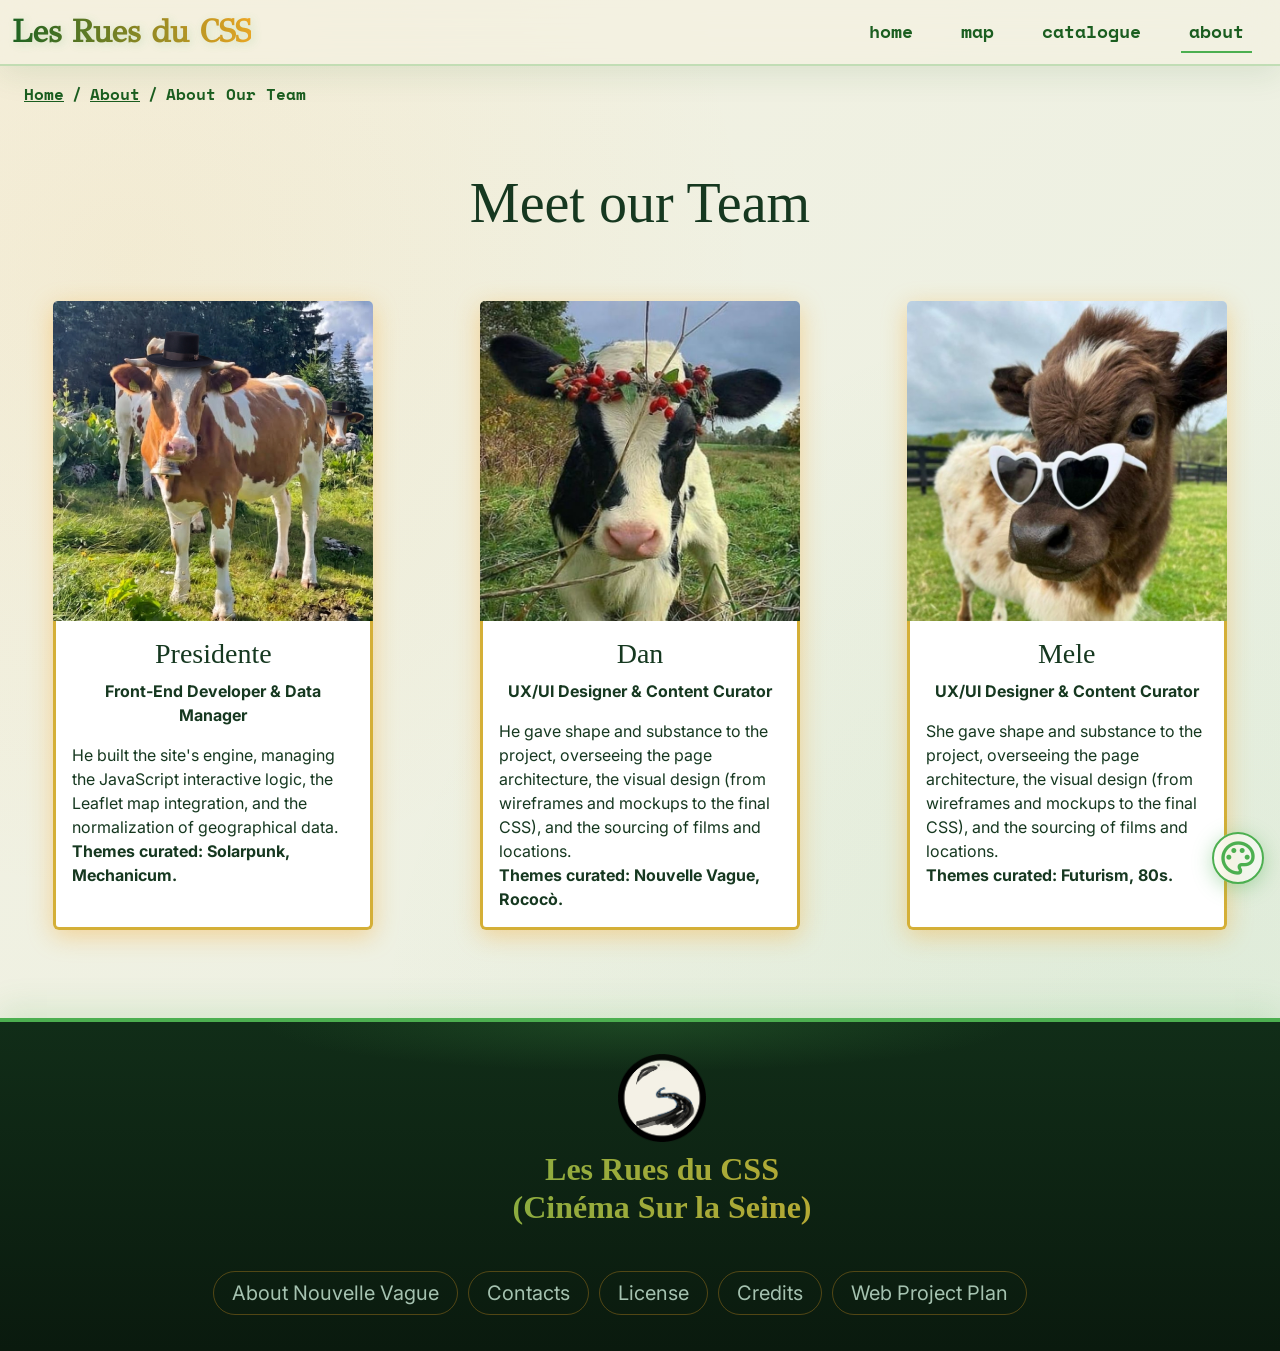
<file: about_our_team.html>
<html lang="en">
    <head>
        <meta charset="utf-8">
        <meta name="viewport" content="width=device-width, initial-scale=1">
        <title>About Our Team</title>
        <link rel="icon" type="image/x-icon" href="img/S.svg">
        <link rel="preconnect" href="https://fonts.googleapis.com">
        <link rel="preconnect" href="https://fonts.gstatic.com" crossorigin>
        <link rel="stylesheet" href="https://fonts.googleapis.com/css2?family=Material+Symbols+Outlined">
        <link href="https://fonts.googleapis.com/css2?family=Anton&family=GFS+Didot&family=Inter:ital,opsz,wght@0,14..32,100..900;1,14..32,100..900&family=Montserrat:ital,wght@0,100..900;1,100..900&family=Pinyon+Script&family=Playfair:ital,opsz,wght@0,5..1200,300..900;1,5..1200,300..900&family=Space+Mono:ital,wght@0,400;0,700;1,400;1,700&family=VT323&display=swap" rel="stylesheet">
        <link rel="stylesheet" href="https://cdn.jsdelivr.net/npm/bootstrap-icons@1.11.3/font/bootstrap-icons.min.css">

        <link href="https://cdn.jsdelivr.net/npm/bootstrap@5.3.8/dist/css/bootstrap.min.css" rel="stylesheet" integrity="sha384-sRIl4kxILFvY47J16cr9ZwB07vP4J8+LH7qKQnuqkuIAvNWLzeN8tE5YBujZqJLB" crossorigin="anonymous">
        
        <script src="script/scripts.js" defer></script>
        <script src="https://cdn.jsdelivr.net/npm/bootstrap@5.3.8/dist/js/bootstrap.bundle.min.js" integrity="sha384-FKyoEForCGlyvwx9Hj09JcYn3nv7wiPVlz7YYwJrWVcXK/BmnVDxM+D2scQbITxI" crossorigin="anonymous"></script>
        
        <link id="stylesheet_file" rel="stylesheet"  href="styles/solarpunk_theme.css">

    </head>
    <body data-page="about_our_team">

        <div class="theme">
            <div class="closeTheme">
                <div class="blur-background"></div>
                <span class="material-symbols-outlined p-1" title="Open themes palette">palette</span>
            </div>
            <div class="openTheme">
                <div class="blur-background"></div>
                <span class="material-symbols-outlined p-1 d-block btn-tema" data-file="styles/mechanicum_theme.css" title="Mechanicum">settings</span>
                <span class="material-symbols-outlined p-1 d-block btn-tema" data-file="styles/solarpunk_theme.css" title="Solarpunk">clear_day</span>
                <span class="material-symbols-outlined p-1 d-block btn-tema" data-file="styles/nouvelle_vague_theme.css" title="Nouvelle Vague">videocam</span>
                <span class="material-symbols-outlined p-1 d-block btn-tema" data-file="styles/eighties_theme.css" title="80s">monitor</span>
                <span class="material-symbols-outlined p-1 d-block btn-tema" data-file="styles/futurism_theme.css" title="Futurism">flash_on</span>
                <span class="material-symbols-outlined p-1 d-block btn-tema" data-file="styles/rococo_theme.css" title="Rococò">spa</span>
                <span class="material-symbols-outlined p-1 d-block btn-chiudi" title="Close themes palette">palette</span>
            </div>
        </div>

        <nav class="navbar navbar-expand-lg">
            <div class="container-fluid">
                <a href="index.html" id="logo-link"><span class="col-auto navbar-text">Les Rues du CSS</span></a>
                <button class="navbar-toggler" type="button" data-bs-toggle="collapse" data-bs-target="#navbarSupportedContent" aria-controls="navbarSupportedContent" aria-expanded="false" aria-label="Toggle navigation">
                <span class="navbar-toggler-icon"></span>
                </button>
                <div class="col-auto collapse navbar-collapse justify-content-end" id="navbarSupportedContent">
                    <ul class="navbar-nav mb-2 mb-lg-0">
                        <li class="nav-item mx-3">
                            <a class="nav-link" href="index.html">home</a>
                        </li>
                        <li class="nav-item mx-3">
                            <a class="nav-link" aria-current="page" href="map.html">map</a>
                        </li>
                        <li class="nav-item mx-3">
                            <a class="nav-link" href="catalogue.html">catalogue</a>
                        </li>
                        <li class="nav-item mx-3">
                            <a class="nav-link active" aria-current="page" href="about.html">about</a>
                        </li>
                    </ul>
                </div>
            </div>
        </nav>
        <section class="page_content pb-4 m-0">
            
            <div class="breadcrumbs d-inline-flex ms-4 my-3 gap-2">
                <a href="index.html">Home</a>
                <p class="mb-0">/</p>
                <a href="about.html">About</a>
                <p class="mb-0">/</p>
                <a class="disabled">About Our Team</a>
            </div>


            <div class="container-fluid">
                <h1 class="text-center my-5" id="meet-team">Meet our Team</h1>
            </div>

            <div class="row justify-content-around my-5 align-content-around gx-0">
                
                <div class="card col-10 col-lg-3 my-4 my-lg-3 p-0 id_team">    
                    <img src="img/cow_pres.jpg" class="card-img-top" alt="...">
                    <div class="card-body">
                        <h3 class="text-center">Presidente</h3>
                        <p class="card-text fw-bold text-center">Front-End Developer & Data Manager</p>
                        <p class="card-text">He built the site's engine, managing the JavaScript interactive logic, the Leaflet map integration, and the normalization of geographical data.<br><strong>Themes curated: Solarpunk, Mechanicum.</strong></p>
                    </div>
                </div>   

                <div class="card col-10 col-lg-3 my-4 my-lg-3 p-0 id_team">
                    <img src="img/cow_dani.jpg" class="card-img-top" alt="...">
                    <div class="card-body">
                        <h3 class="text-center">Dan</h3>
                        <p class="card-text fw-bold text-center">UX/UI Designer & Content Curator</p>
                        <p class="card-text">He gave shape and substance to the project, overseeing the page architecture, the visual design (from wireframes and mockups to the final CSS), and the sourcing of films and locations. <br><strong>Themes curated: Nouvelle Vague, Rococò.</strong></p>
                    </div>
                </div>
                
                <div class="card col-10 col-lg-3 my-4 my-lg-3 p-0 id_team">
                    <img src="img/cow_mele.jpg" class="card-img-top" alt="...">
                    <div class="card-body">
                        <h3 class="text-center">Mele</h3>
                        <p class="card-text fw-bold text-center">UX/UI Designer & Content Curator</p>
                        <p class="card-text">She gave shape and substance to the project, overseeing the page architecture, the visual design (from wireframes and mockups to the final CSS), and the sourcing of films and locations. <br><strong>Themes curated: Futurism, 80s.</strong></p>
                    </div>
                </div>
            </div>
        </section>
        <footer class="container-fluid col-12">
            <div class="row py-5 ps-2 py-sm-3">
                <div class="logo-footer col-xl-4 col-xxl-3 col-12 ps-xl-5 py-3">
                    <div class="logo-img row justify-content-center justify-content-xl-start">
                        <img src="img/S.png" style="max-width: 7rem; max-height: 6rem;" title="Logo" alt="Logo">
                    </div>
                    <div class="row logo-text mt-2 text-center text-xl-start">
                        <h2>Les Rues du CSS <br> (Cinéma Sur la Seine)</h2>
                    </div>
                </div>
                <div class="links-footer col-xl-8 col-xxl-9 col-12 pe-xl-5 py-3 py-xxl-0">
                    <div class="row align-items-center h-100">
                        
                        <ul class="nav justify-content-center justify-content-xl-between">
                            
                            <li class="nav-item"><a class="nav-link" href="about_nouvelle_vague.html">About Nouvelle Vague</a></li>
                            <li class="nav-item"><a class="pipe nav-link">|</a></li>
                            
                            <li class="nav-item"><a class="nav-link" href="#">Contacts</a></li>
                            <li class="nav-item pipe-contacts"><a class="pipe nav-link">|</a></li>
                            
                            <li class="nav-item"><a class="nav-link" href="#">License</a></li>
                            
                            <li class="nav-item d-none d-lg-inline-block pipe-license"><a class="pipe nav-link">|</a></li>
                            
                            <li class="w-100 d-lg-none"></li>

                            <li class="nav-item mt-2 mt-lg-0"><a class="nav-link" href="about_our_team.html">Credits</a></li>
                            <li class="nav-item mt-2 mt-lg-0"><a class="pipe nav-link">|</a></li>
                            
                            <li class="nav-item mt-2 mt-lg-0"><a class="nav-link" href="documentation.html">Web Project Plan</a></li>
                            
                        </ul>                        
                    </div>
                </div>                    
            </div>
        </footer>
    </body>
</html>
</file>
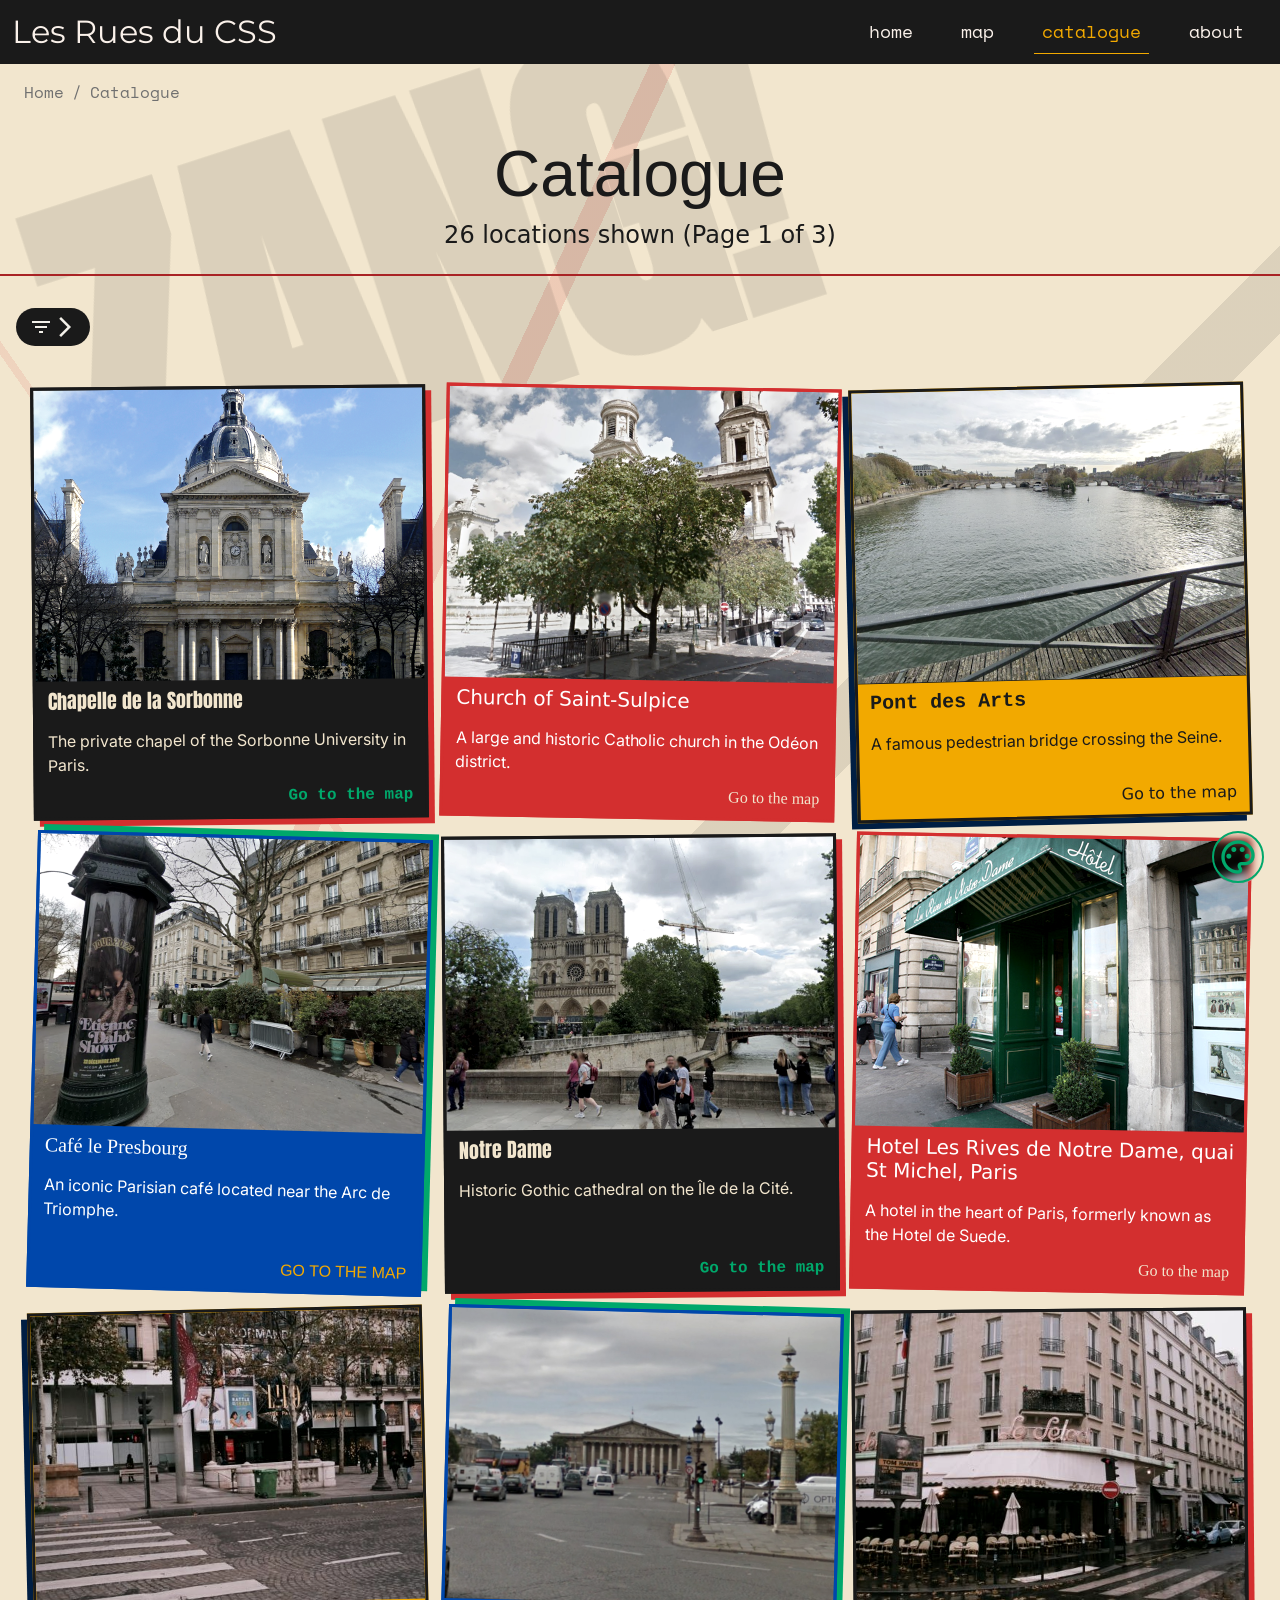
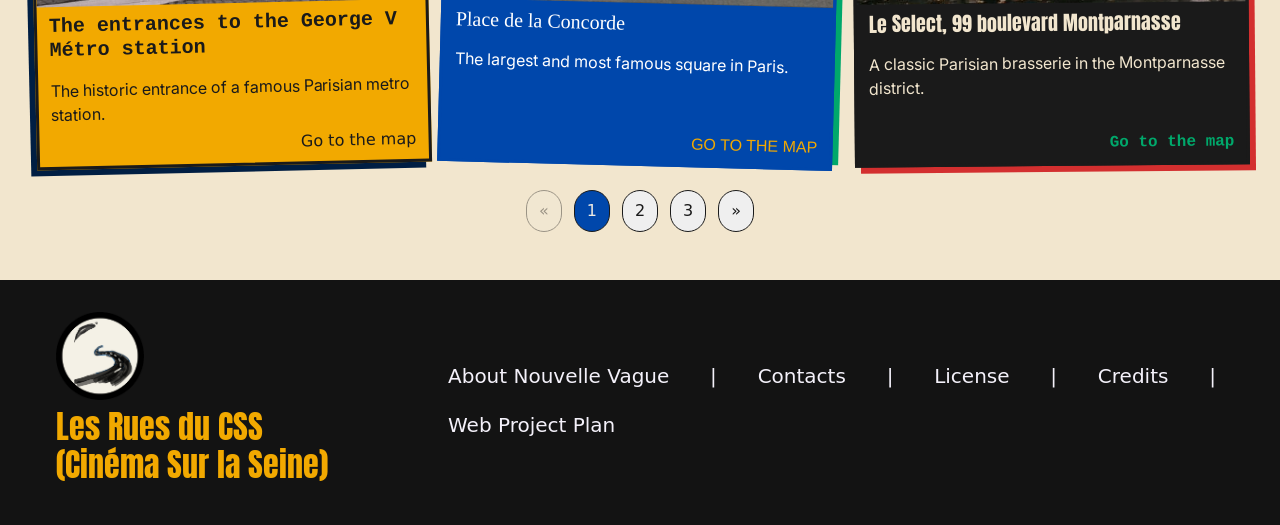
<file: catalogue.html>
<!doctype html>
<html lang="en">
    <head>
        <title>Catalogue</title>
        <meta charset="UTF-8">
        <meta name="viewport" content="width=device-width, initial-scale=1.0">
        <link rel="icon" type="image/x-icon" href="img/S.svg">
        
        <link href="https://cdn.jsdelivr.net/npm/bootstrap@5.3.3/dist/css/bootstrap.min.css" rel="stylesheet">
        <script src="https://cdn.jsdelivr.net/npm/bootstrap@5.3.3/dist/js/bootstrap.bundle.min.js"></script>
        <link rel="preconnect" href="https://fonts.googleapis.com">
        <link rel="preconnect" href="https://fonts.gstatic.com" crossorigin>
        <link href="https://fonts.googleapis.com/css2?family=Anton&family=GFS+Didot&family=Inter:ital,opsz,wght@0,14..32,100..900;1,14..32,100..900&family=Montserrat:ital,wght@0,100..900;1,100..900&family=Pinyon+Script&family=Playfair:ital,opsz,wght@0,5..1200,300..900;1,5..1200,300..900&family=Space+Mono:ital,wght@0,400;0,700;1,400;1,700&family=VT323&display=swap" rel="stylesheet">
        <link rel="stylesheet" href="https://fonts.googleapis.com/css2?family=Material+Symbols+Outlined:opsz,wght,FILL,GRAD@20..48,100..700,0..1,-50..200" />
        <script src="script/scripts.js" defer></script>
        <link id="stylesheet_file" rel="stylesheet" href="styles/futurism_theme.css"> 
    </head>
    <body data-page="catalogue">

        <div class="theme">
            <div class="closeTheme">
                <div class="blur-background"></div>
                <span class="material-symbols-outlined p-1" title="Open themes palette">palette</span>
            </div>
            <div class="openTheme">
                <div class="blur-background"></div>
                <span class="material-symbols-outlined p-1 d-block btn-tema" data-file="styles/mechanicum_theme.css" title="Mechanicum">settings</span>
                <span class="material-symbols-outlined p-1 d-block btn-tema" data-file="styles/solarpunk_theme.css" title="Solarpunk">clear_day</span>
                <span class="material-symbols-outlined p-1 d-block btn-tema" data-file="styles/nouvelle_vague_theme.css" title="Nouvelle Vague">videocam</span>
                <span class="material-symbols-outlined p-1 d-block btn-tema" data-file="styles/eighties_theme.css" title="80s">monitor</span>
                <span class="material-symbols-outlined p-1 d-block btn-tema" data-file="styles/futurism_theme.css" title="Futurism">flash_on</span>
                <span class="material-symbols-outlined p-1 d-block btn-tema" data-file="styles/rococo_theme.css" title="Rococò">spa</span>
                <span class="material-symbols-outlined p-1 d-block btn-chiudi" title="Close themes palette">palette</span>
            </div>
        </div>

        <nav class="navbar navbar-expand-lg">
            <div class="container-fluid">
                <a href="index.html" id="logo-link"><span class="col-auto navbar-text">Les Rues du CSS</span></a>
                <button class="navbar-toggler" type="button" data-bs-toggle="collapse" data-bs-target="#navbarSupportedContent" aria-controls="navbarSupportedContent" aria-expanded="false" aria-label="Toggle navigation">
                    <span class="material-symbols-outlined">menu</span>                
                </button>
                <div class="col-auto collapse navbar-collapse justify-content-end" id="navbarSupportedContent">
                    <ul class="navbar-nav mb-2 mb-lg-0">
                        <li class="nav-item mx-3">
                            <a class="nav-link" href="index.html">home</a>
                        </li>
                        <li class="nav-item mx-3">
                            <a class="nav-link" href="map.html">map</a>
                        </li>
                        <li class="nav-item mx-3">
                            <a class="nav-link active" aria-current="page">catalogue</a>
                        </li>
                        <li class="nav-item mx-3">
                            <a class="nav-link" href="about.html">about</a>
                        </li>
                    </ul>
                </div>
            </div>
        </nav>

        <section class="page_content pb-5">
            <div id="catalogue_header">
                <div class="breadcrumbs d-flex ps-4 py-3 gap-2">
                    <a href="index.html">Home</a>
                    <p class="mb-0">/</p>
                    <a class="disabled">Catalogue</a>

                </div>
                <div class="col-12 p-3 mb-3 text-center" id="catalogue_page_title">
                    <h1>Catalogue</h1>
                    <h2>N luoghi mostrati</h2>
                </div>
            </div>
            <div class="container-fluid px-0">
                <div class="d-flex align-items-start">

                    <div class="offcanvas-md offcanvas-start filter-sidebar collapsed-desktop" tabindex="-1" id="filters_menu" aria-labelledby="filters_menu_label">
                        
                        <div class="offcanvas-header d-md-none">
                            <h5 class="offcanvas-title" id="filters_menu_label">Filters</h5>
                            <button type="button" class="btn-close" data-bs-dismiss="offcanvas" data-bs-target="#filters_menu" aria-label="Close"></button>
                        </div>

                        <div class="offcanvas-body flex-column">
                            <div class="filter-content-wrapper">
                                <div class="text-center mb-4 d-none d-md-block">
                                    <h2>Filters</h2>
                                </div>

                                <div class="filter-group"> 
                                    <label class="form-label">Sort by:</label>
                                    <select class="form-select" aria-label="Sort by">
                                        <option selected>Select...</option>
                                        <option value="A-Z">A-Z</option>
                                        <option value="Z-A">Z-A</option>
                                        <option value="new_to_old">New to old</option>
                                    </select>
                                </div>

                                <div class="filter-group">
                                    <label class="form-label">Director:</label>
                                    <select class="form-select" aria-label="Regista">
                                        <option selected>Select...</option>
                                        <option value="Tizio">Jean-Luc Godard</option>
                                        <option value="Caio">Agnès Varda</option>
                                        <option value="Sempronio">François Truffaut</option>
                                    </select>
                                </div>

                                <div class="filter-group">
                                    <label class="form-label">Film:</label>
                                    <select class="form-select" aria-label="Film">
                                        <option selected>Select...</option>
                                        <option value="Film_1">A Bout de Souffle</option>
                                        <option value="Film_2">La Jetée</option>
                                        <option value="Film_3">Les 400 Coups</option>
                                    </select>
                                </div>
                                <div class="filter-group pt-2">
                                    <button type="button" class="btn btn-outline-secondary w-100" id="btn_reset_filters">
                                        Reset filters
                                    </button>
                                </div>           
                            </div>
                        </div>
                    </div>

                    <div class="flex-grow-1 content-area">
                        
                        <div class="d-flex align-items-center m-3">
                            <button class="btn btn-desktop-toggle d-none d-md-flex align-items-center me-3" type="button" id="desktop_filter_toggle">
                                <span class="material-symbols-outlined filter_list" id="filter_list">filter_list</span>
                                <span class="material-symbols-outlined arrow_forward_ios" id="arrow_forward_ios">arrow_forward_ios</span>
                            </button>

                            <button class="btn btn-mobile-toggle d-md-none w-100 d-flex justify-content-center align-items-center gap-2" type="button" data-bs-toggle="offcanvas" data-bs-target="#filters_menu" aria-controls="filters_menu">
                                <span class="material-symbols-outlined">filter_list</span> Mostra Filtri
                            </button>
                        </div>

                        <div id="cardSection" class="row_catalogue row row-cols-1 row-cols-sm-2 row-cols-lg-3 row-cols-xl-4 g-3 m-4">
                        </div>
                        <div class="col-12 mt-4">                          
                            <nav aria-label="Navigazione catalogo">
                                <div class="pagination d-flex justify-content-center align-items-center gap-1 flex-wrap" id="pagination">
                                </div>
                            </nav>
                        </div>
                    </div>
                </div>
            </div>
        </section>
        <footer class="container-fluid col-12">
            <div class="row py-5 ps-2 py-sm-3">
                <div class="logo-footer col-xl-4 col-xxl-3 col-12 ps-xl-5 py-3">
                    <div class="logo-img row justify-content-center justify-content-xl-start">
                        <img src="img/S.png" style="max-width: 7rem; max-height: 6rem;" title="Logo" alt="Logo">
                    </div>
                    <div class="row logo-text mt-2 text-center text-xl-start">
                        <h2>Les Rues du CSS <br> (Cinéma Sur la Seine)</h2>
                    </div>
                </div>
                <div class="links-footer col-xl-8 col-xxl-9 col-12 pe-xl-5 py-3 py-xxl-0">
                    <div class="row align-items-center h-100">
                        
                        <ul class="nav justify-content-center justify-content-xl-between">
                            
                            <li class="nav-item"><a class="nav-link" href="about_nouvelle_vague.html">About Nouvelle Vague</a></li>
                            <li class="nav-item"><a class="pipe nav-link">|</a></li>
                            
                            <li class="nav-item"><a class="nav-link" href="#">Contacts</a></li>
                            <li class="nav-item pipe-contacts"><a class="pipe nav-link">|</a></li>
                            
                            <li class="nav-item"><a class="nav-link" href="#">License</a></li>
                            
                            <li class="nav-item d-none d-lg-inline-block pipe-license"><a class="pipe nav-link">|</a></li>
                            
                            <li class="w-100 d-lg-none"></li>

                            <li class="nav-item mt-2 mt-lg-0"><a class="nav-link" href="about_our_team.html">Credits</a></li>
                            <li class="nav-item mt-2 mt-lg-0"><a class="pipe nav-link">|</a></li>
                            
                            <li class="nav-item mt-2 mt-lg-0"><a class="nav-link" href="documentation.html">Web Project Plan</a></li>
                            
                        </ul>                        
                    </div>
                </div>                    
            </div>
        </footer>
    </body>
</html>
</file>
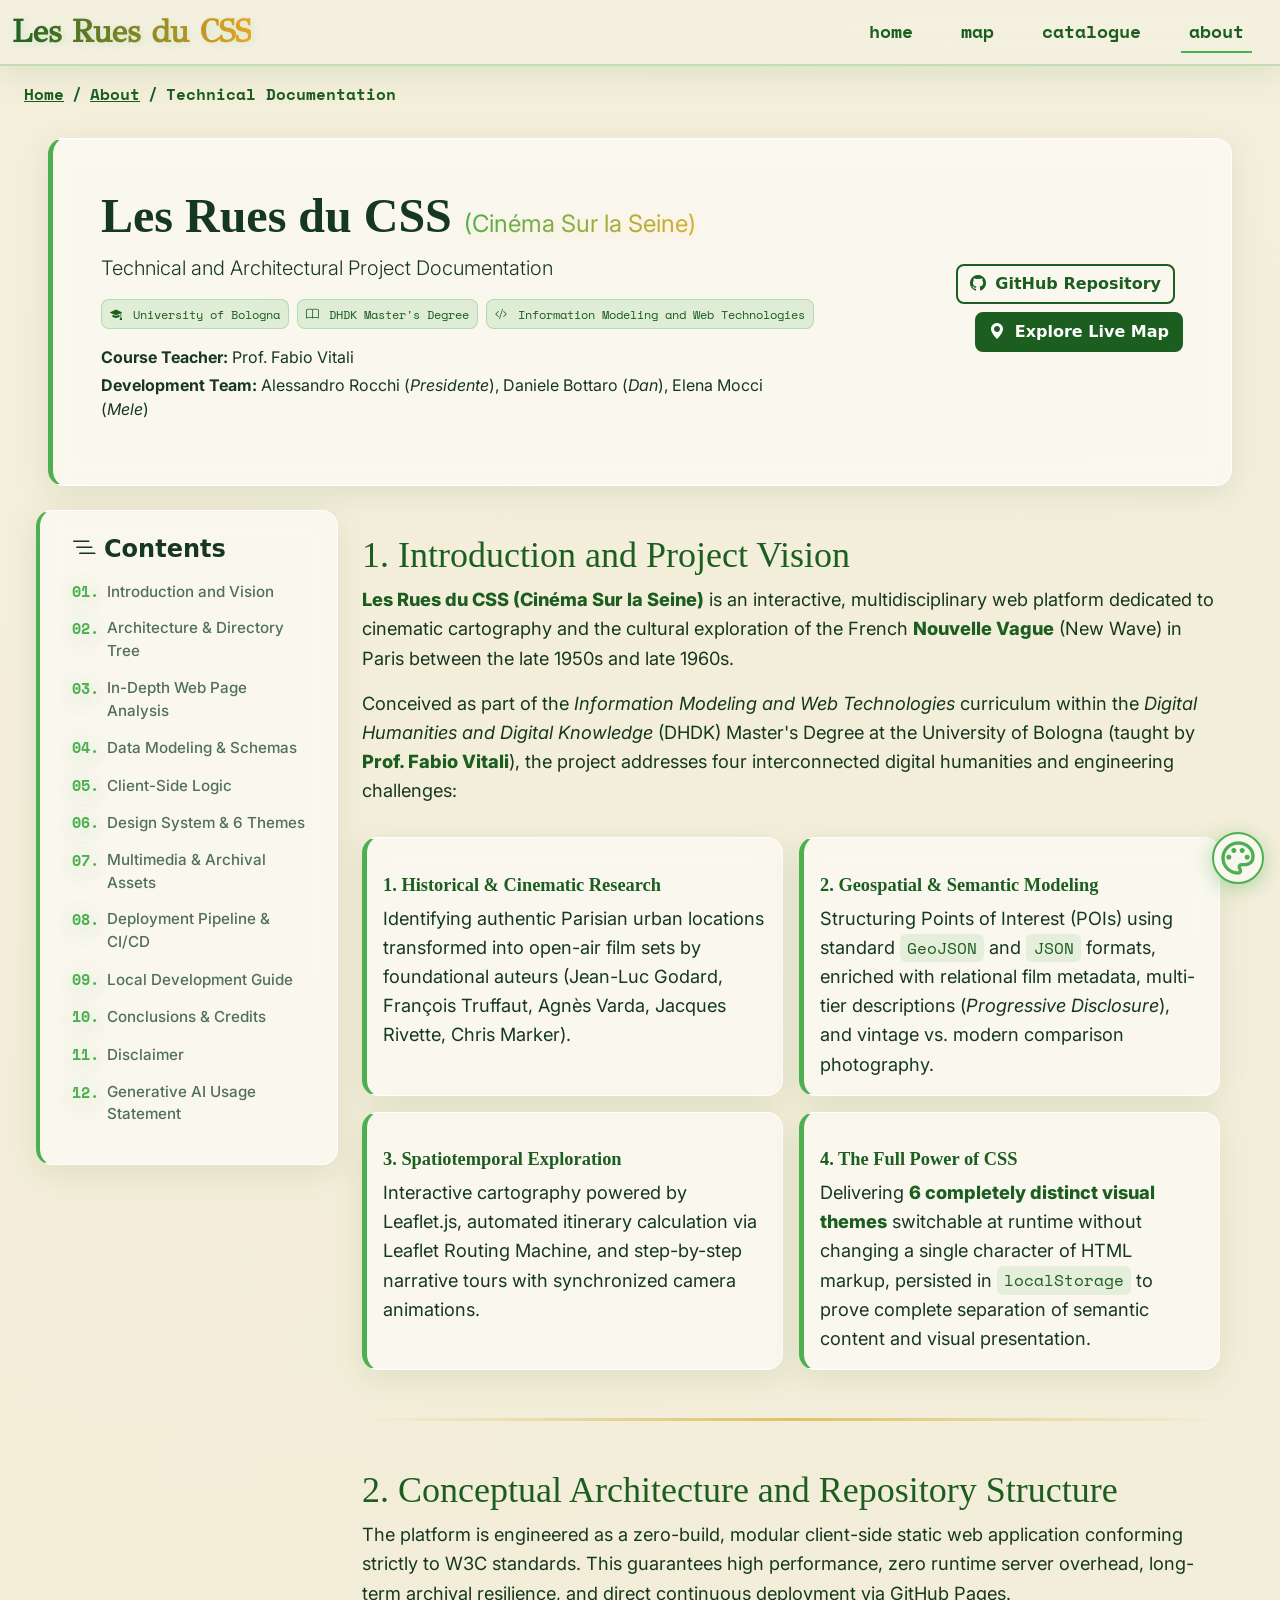
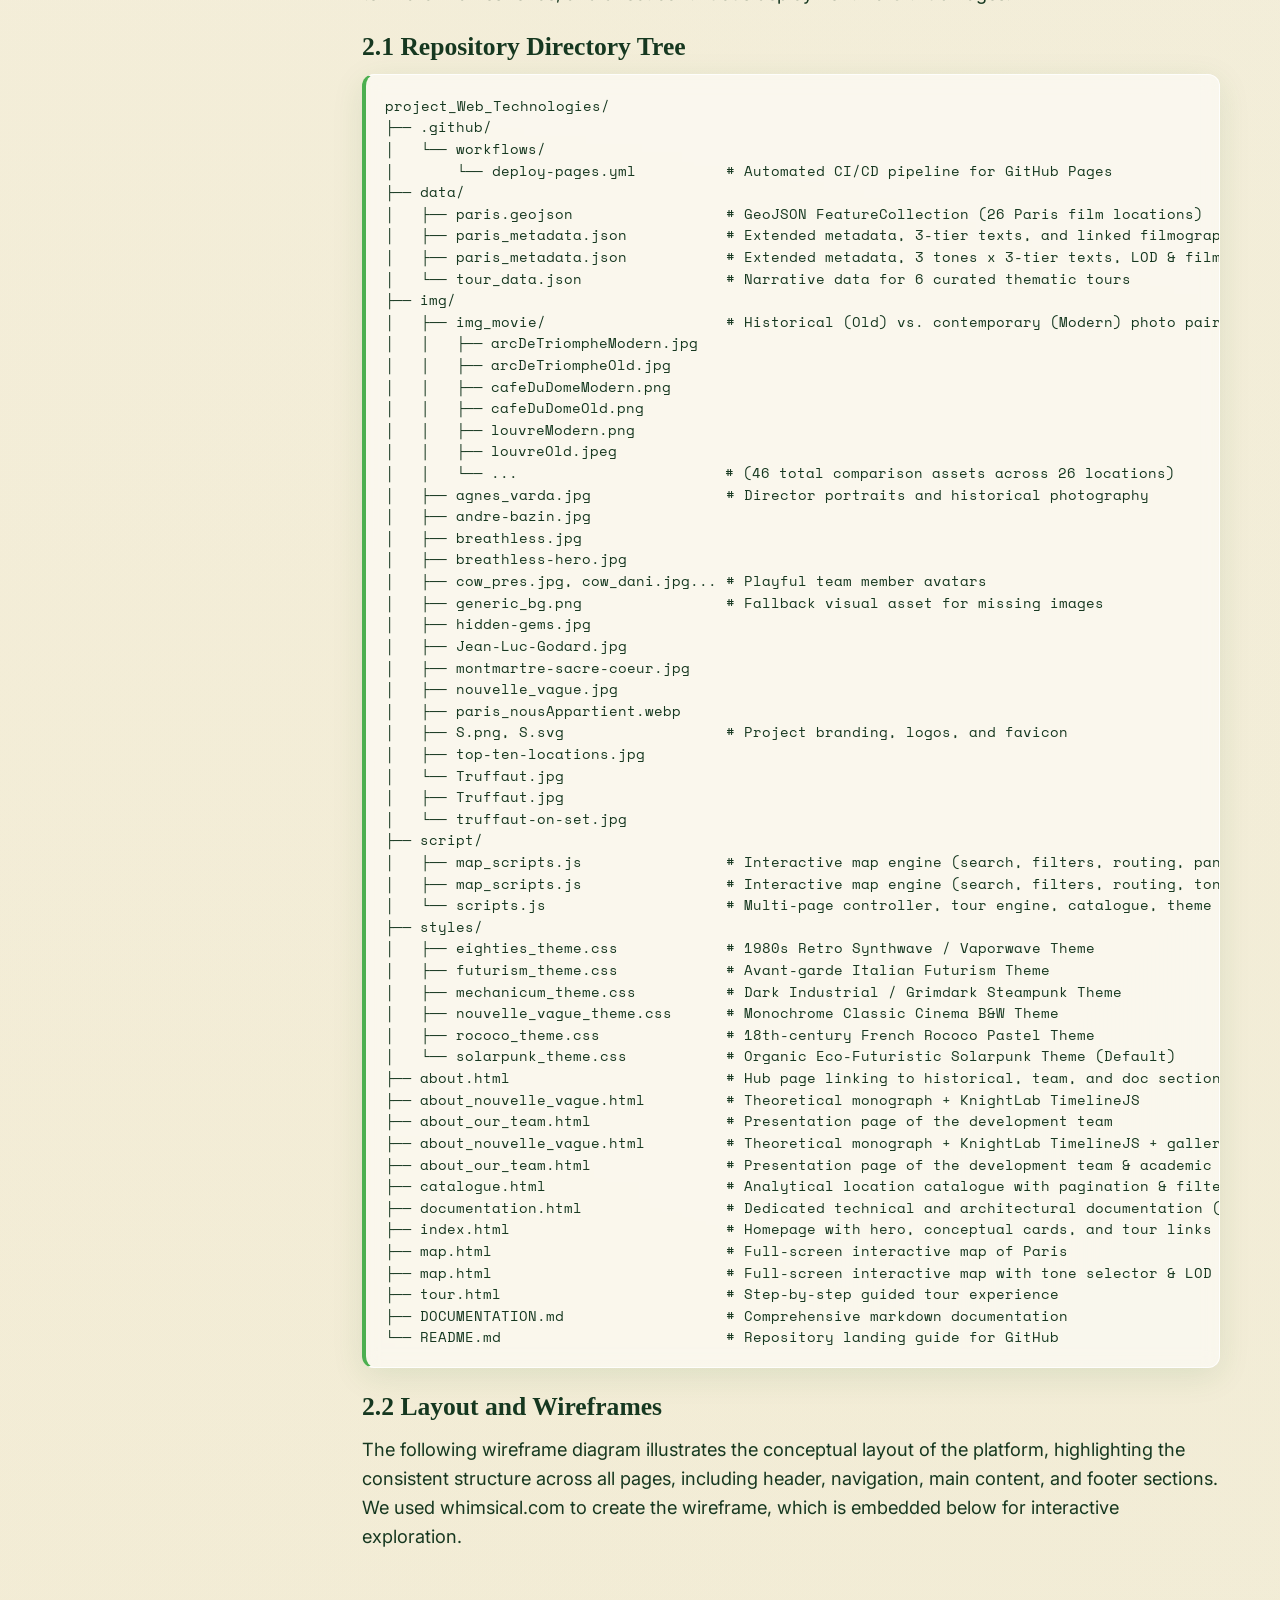
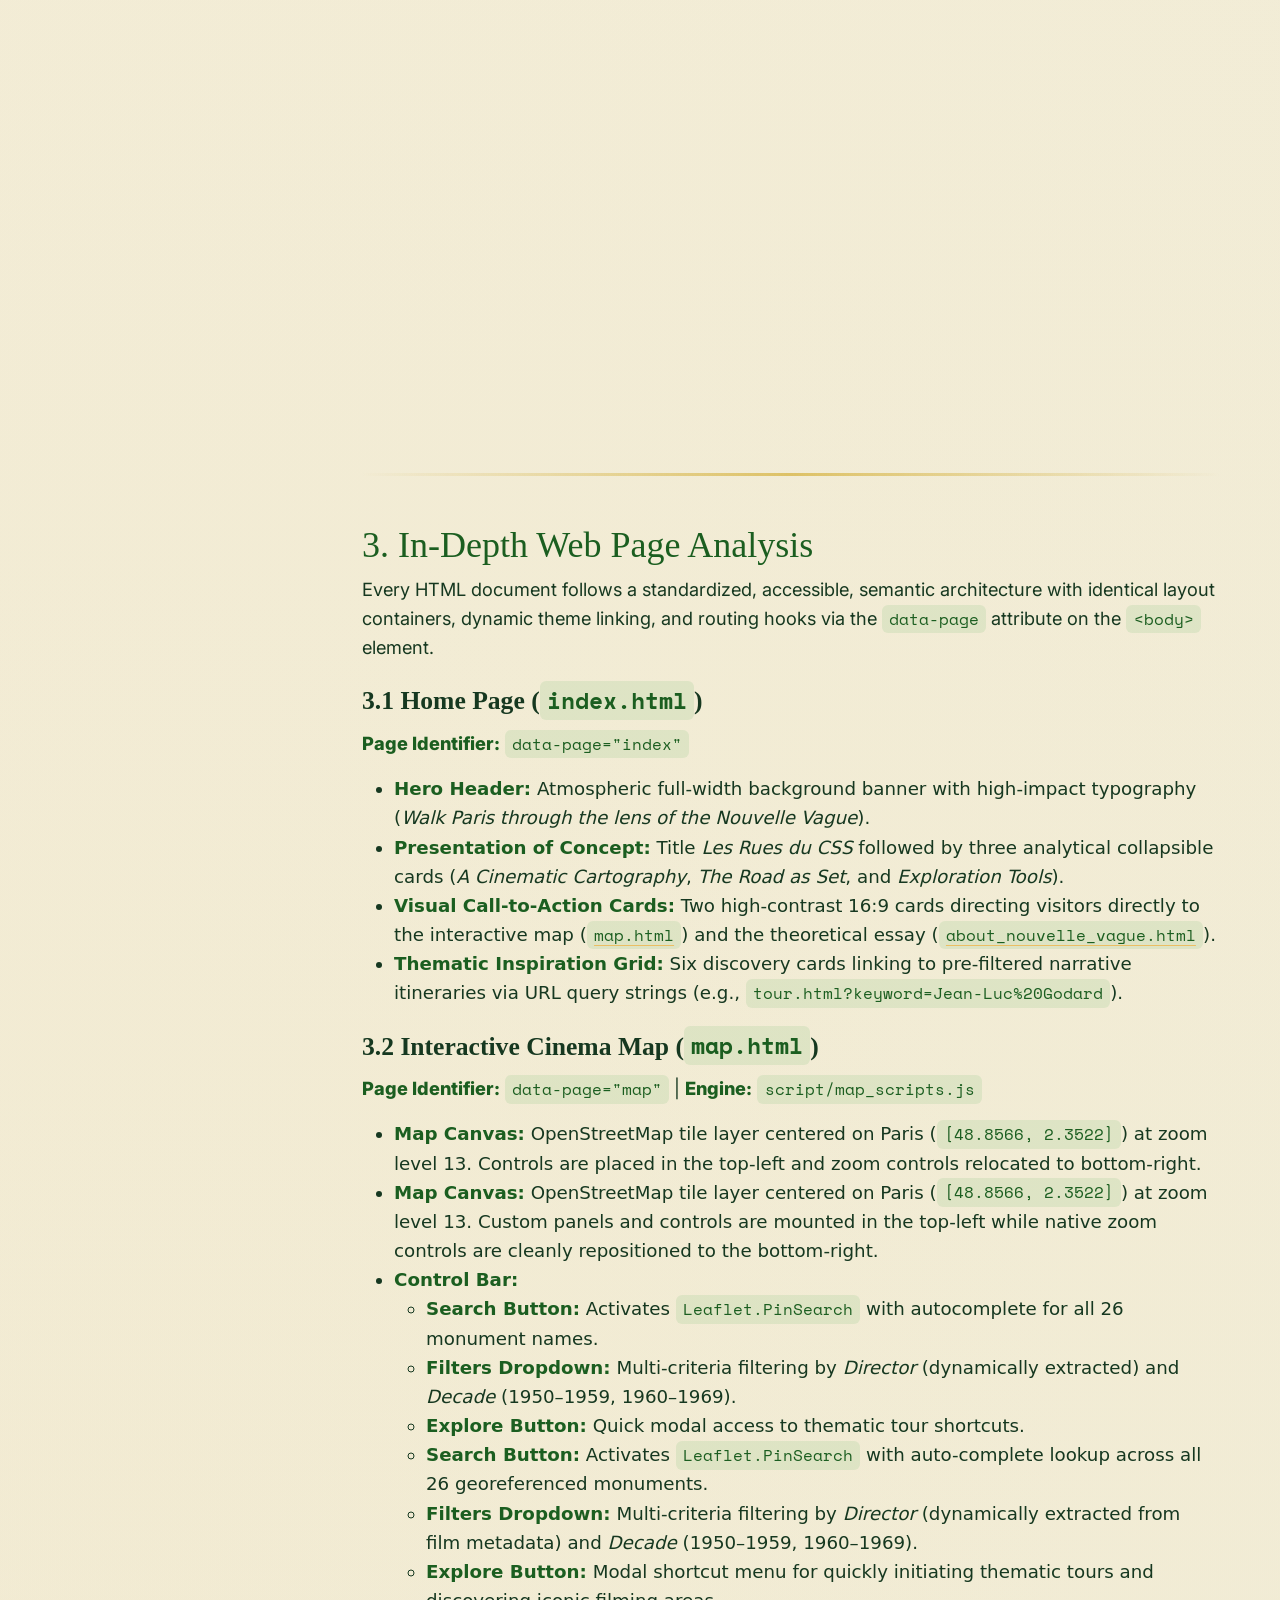
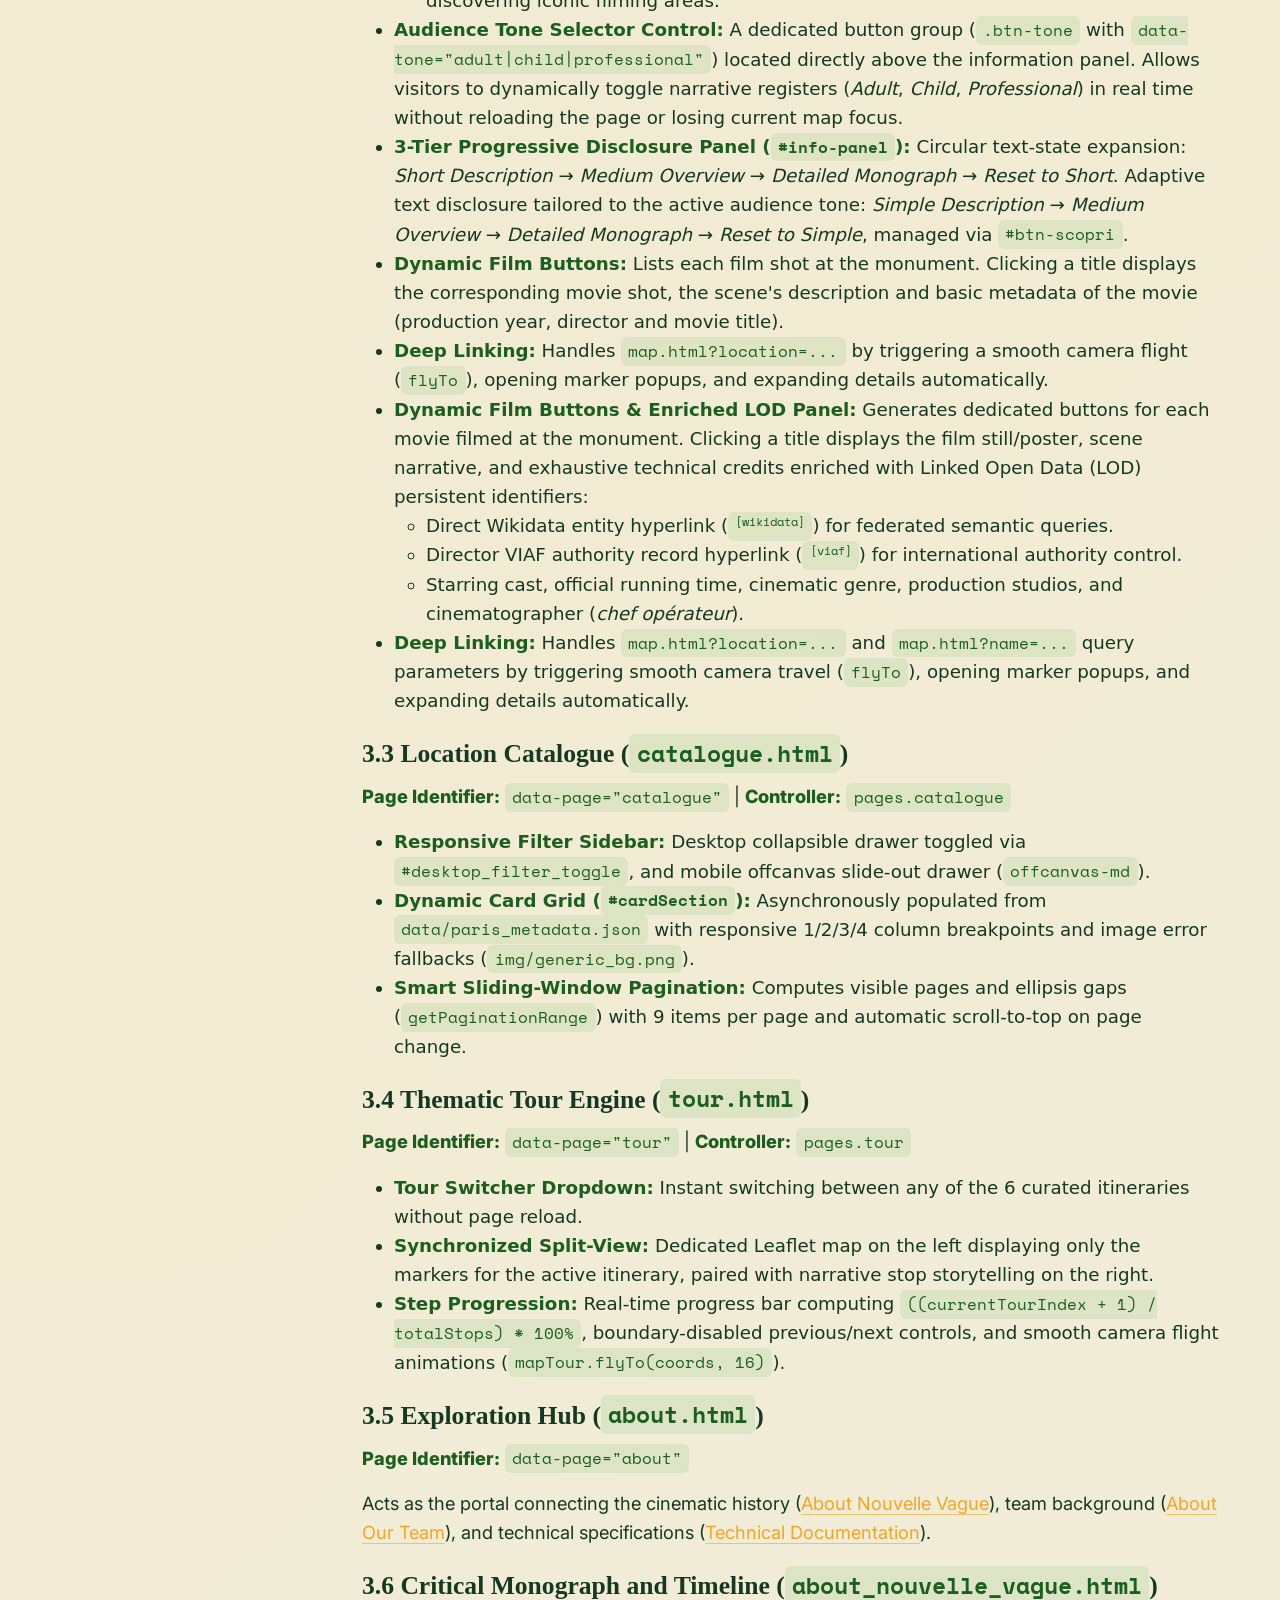
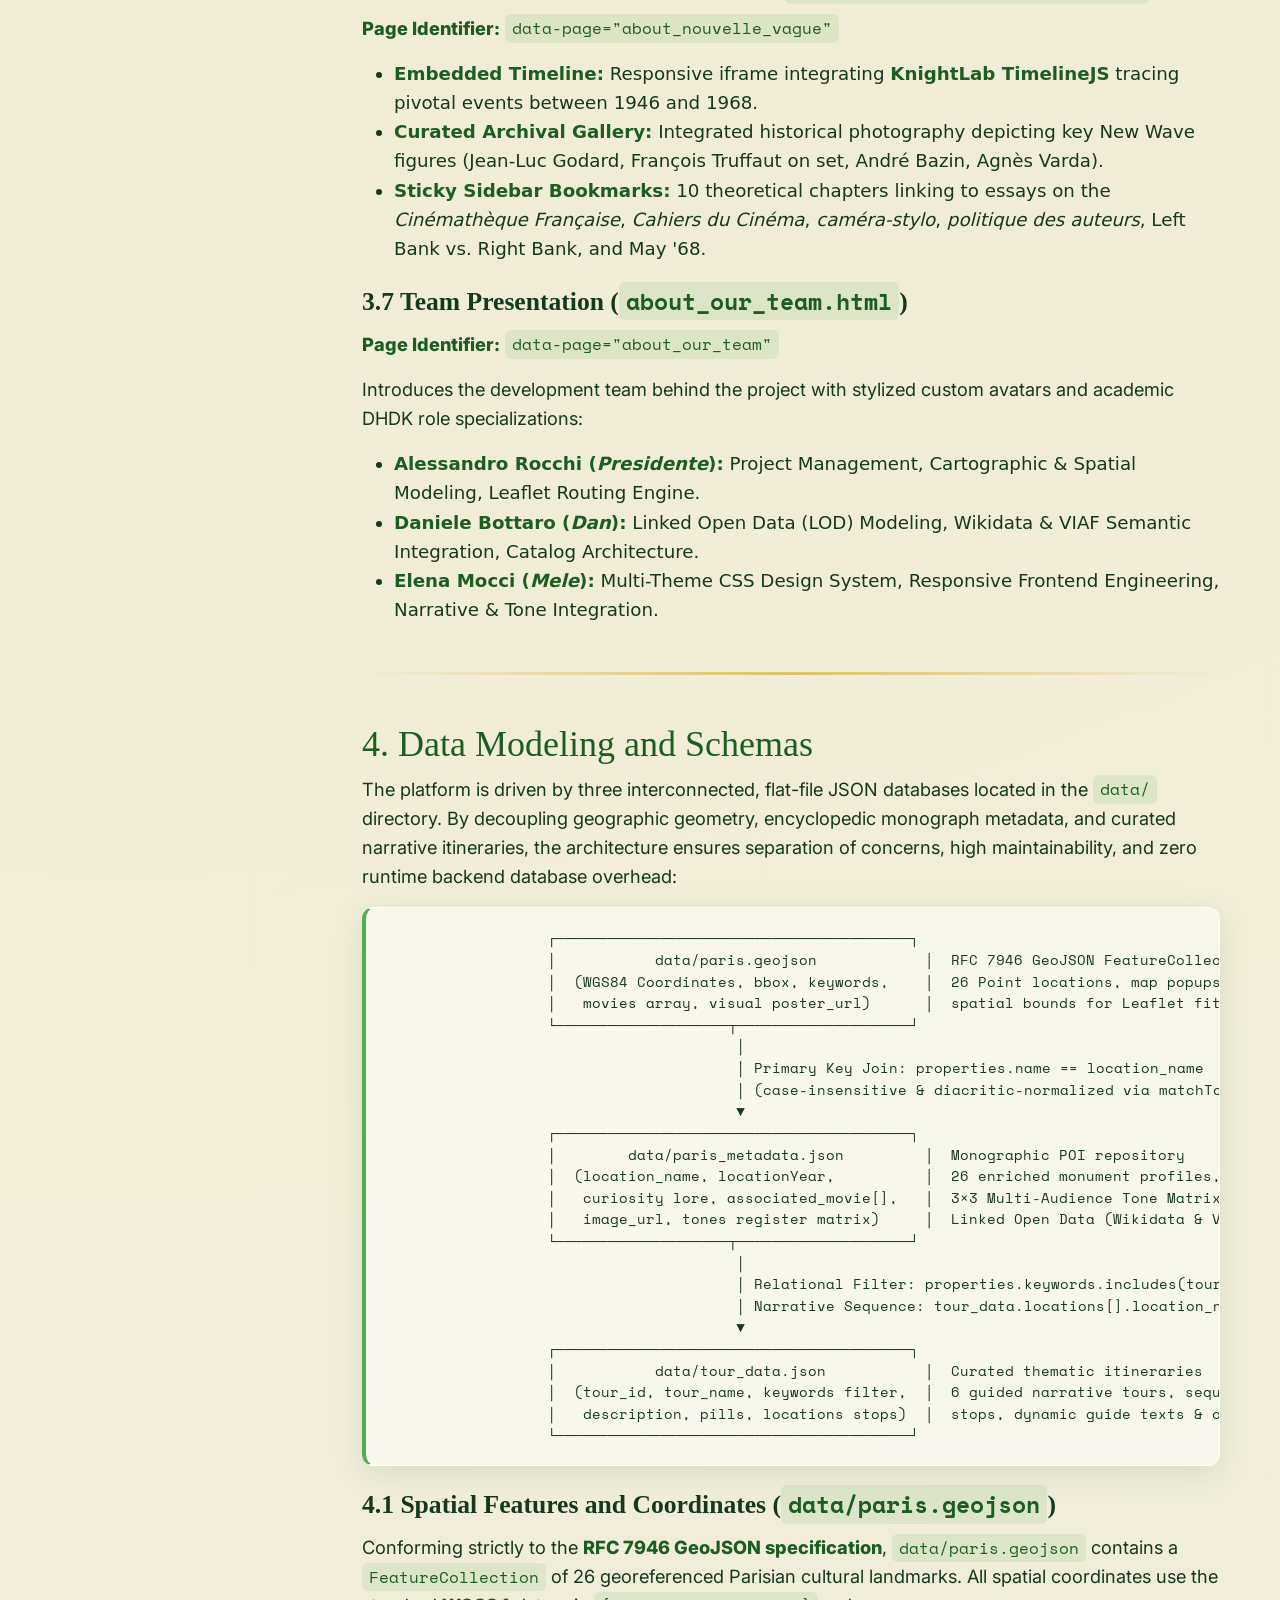
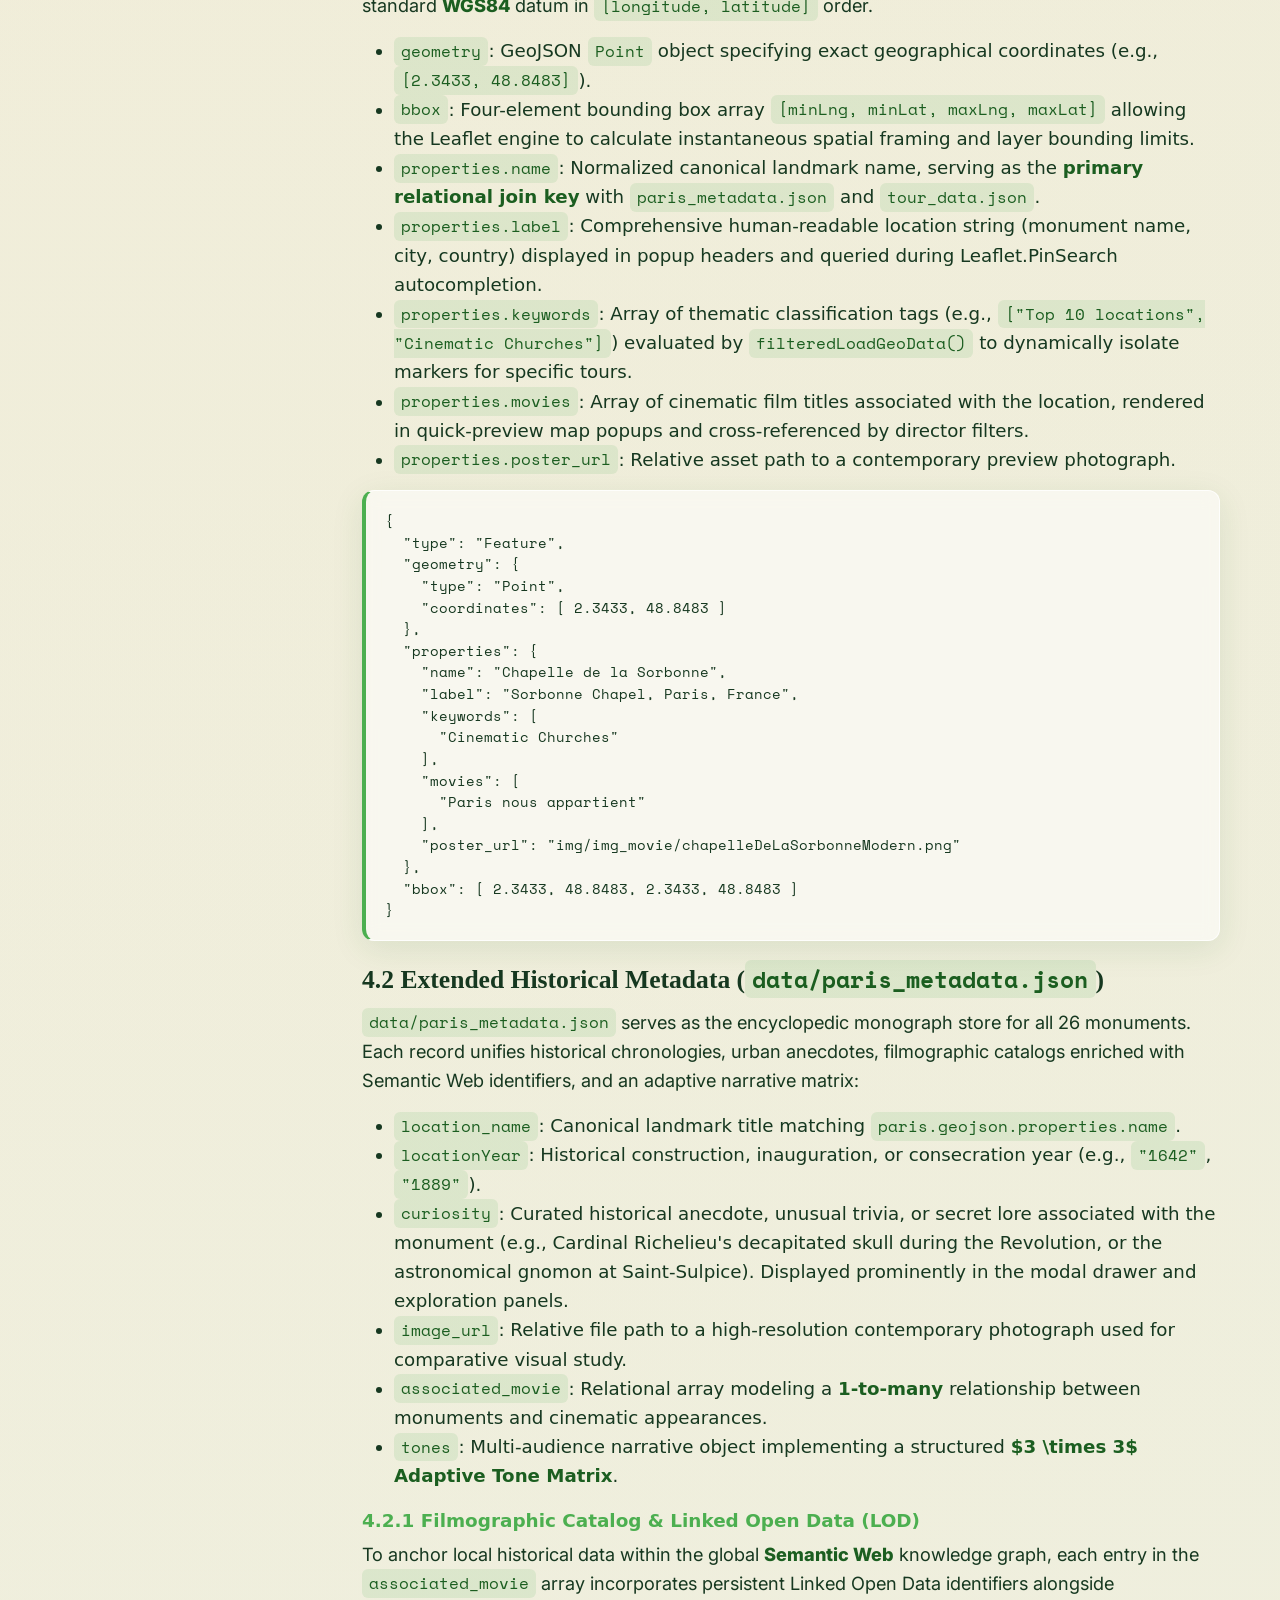
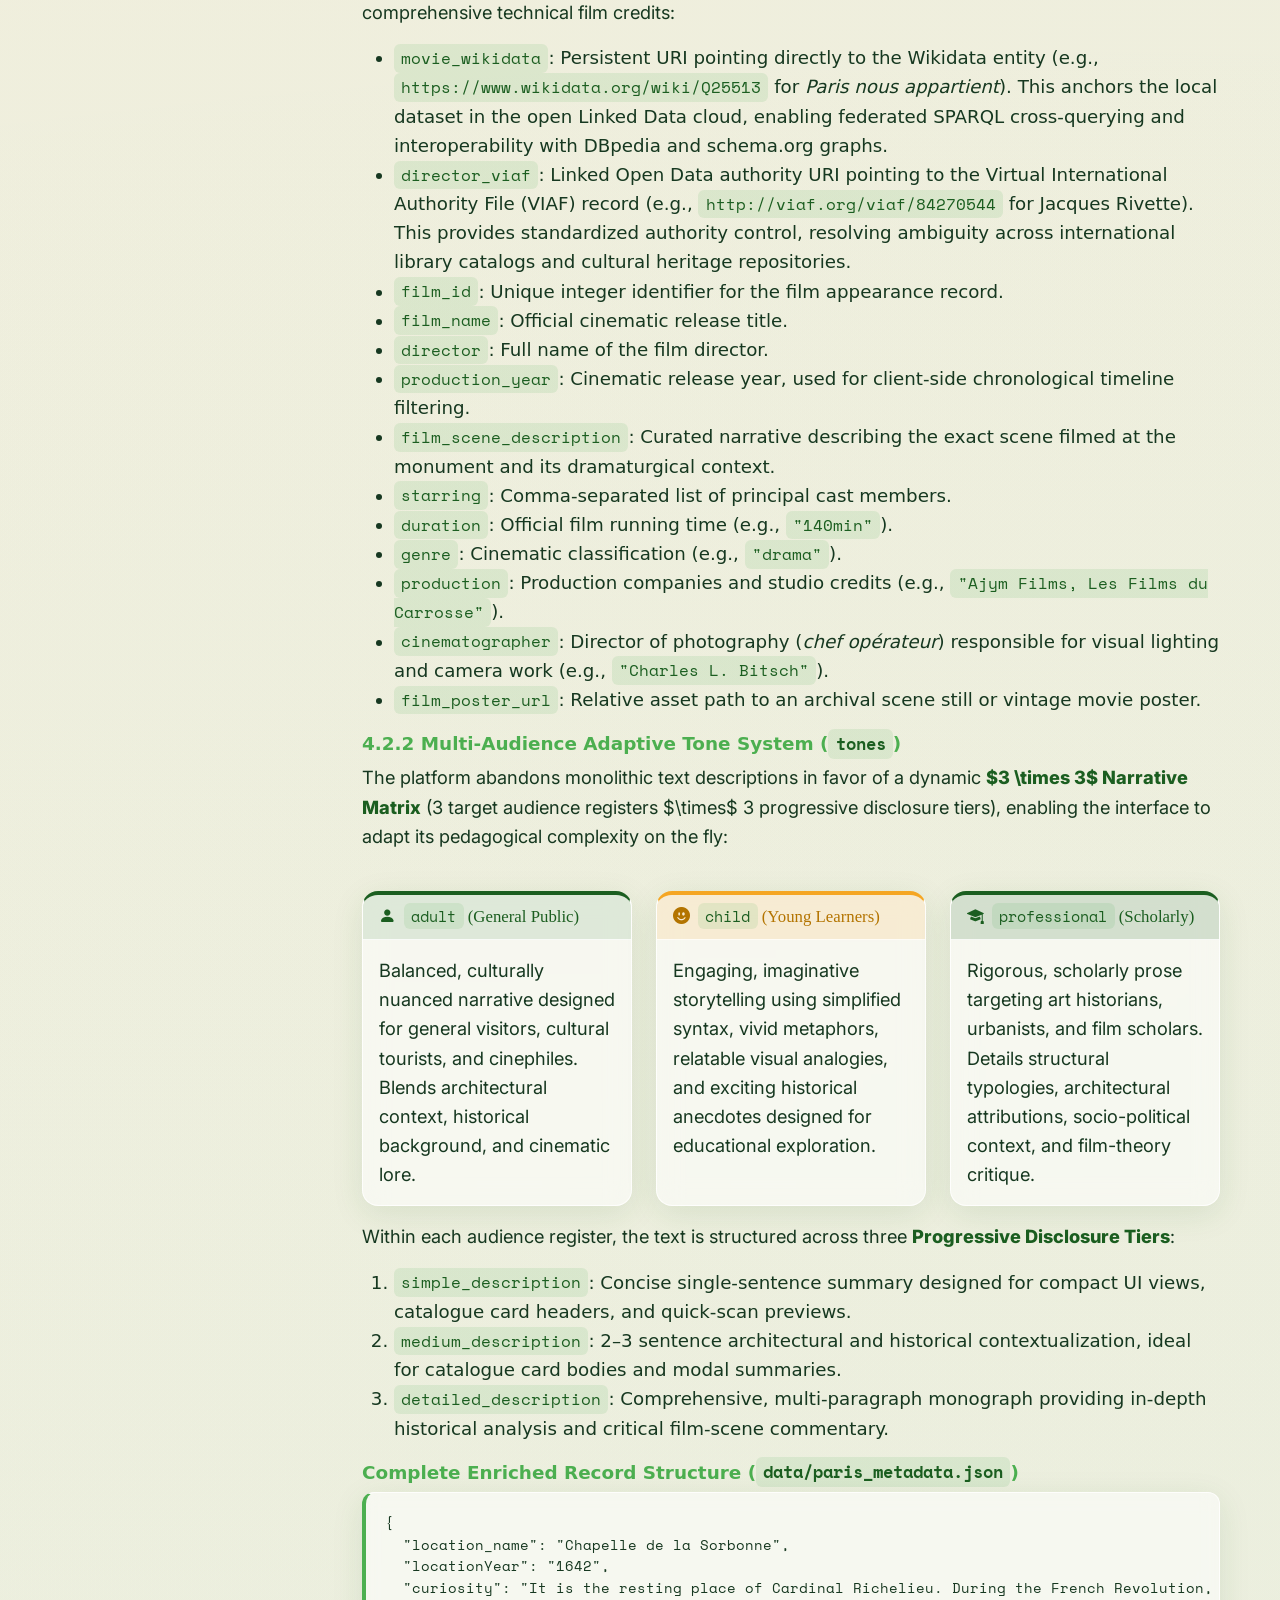
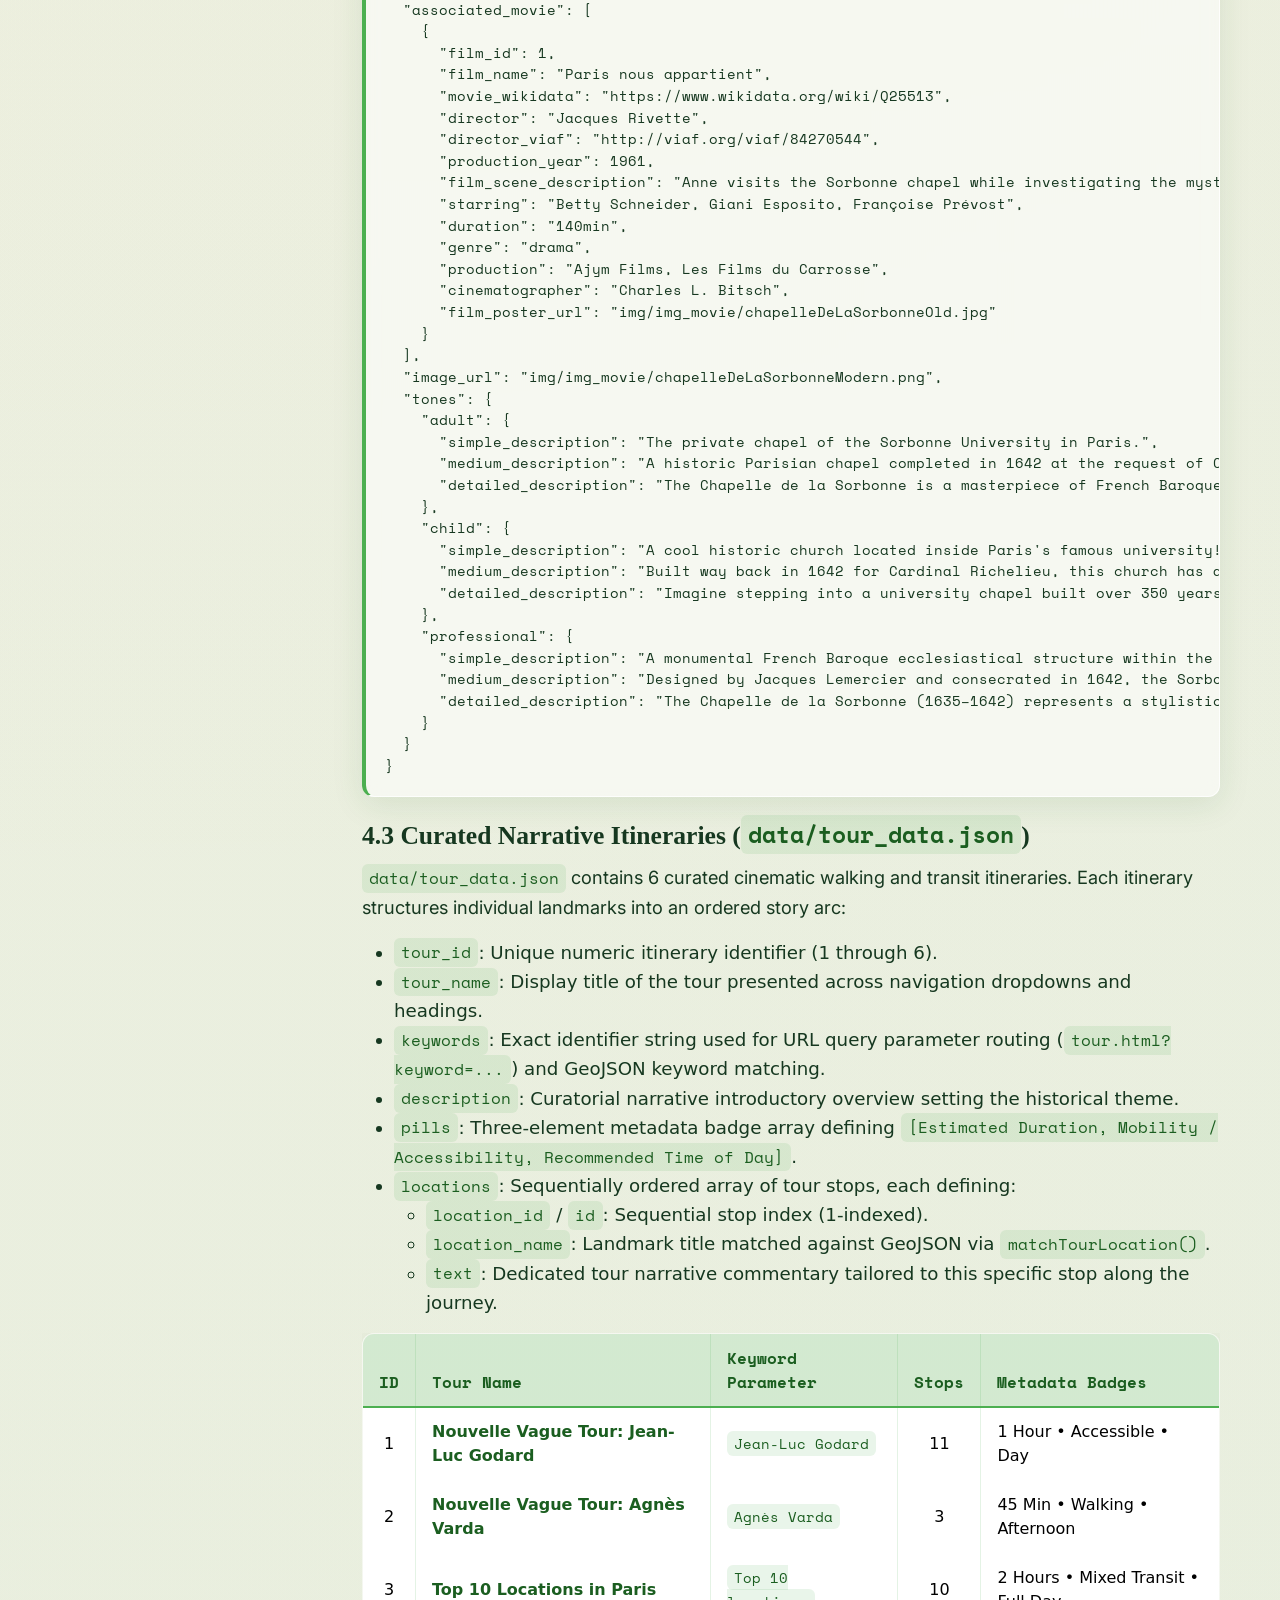
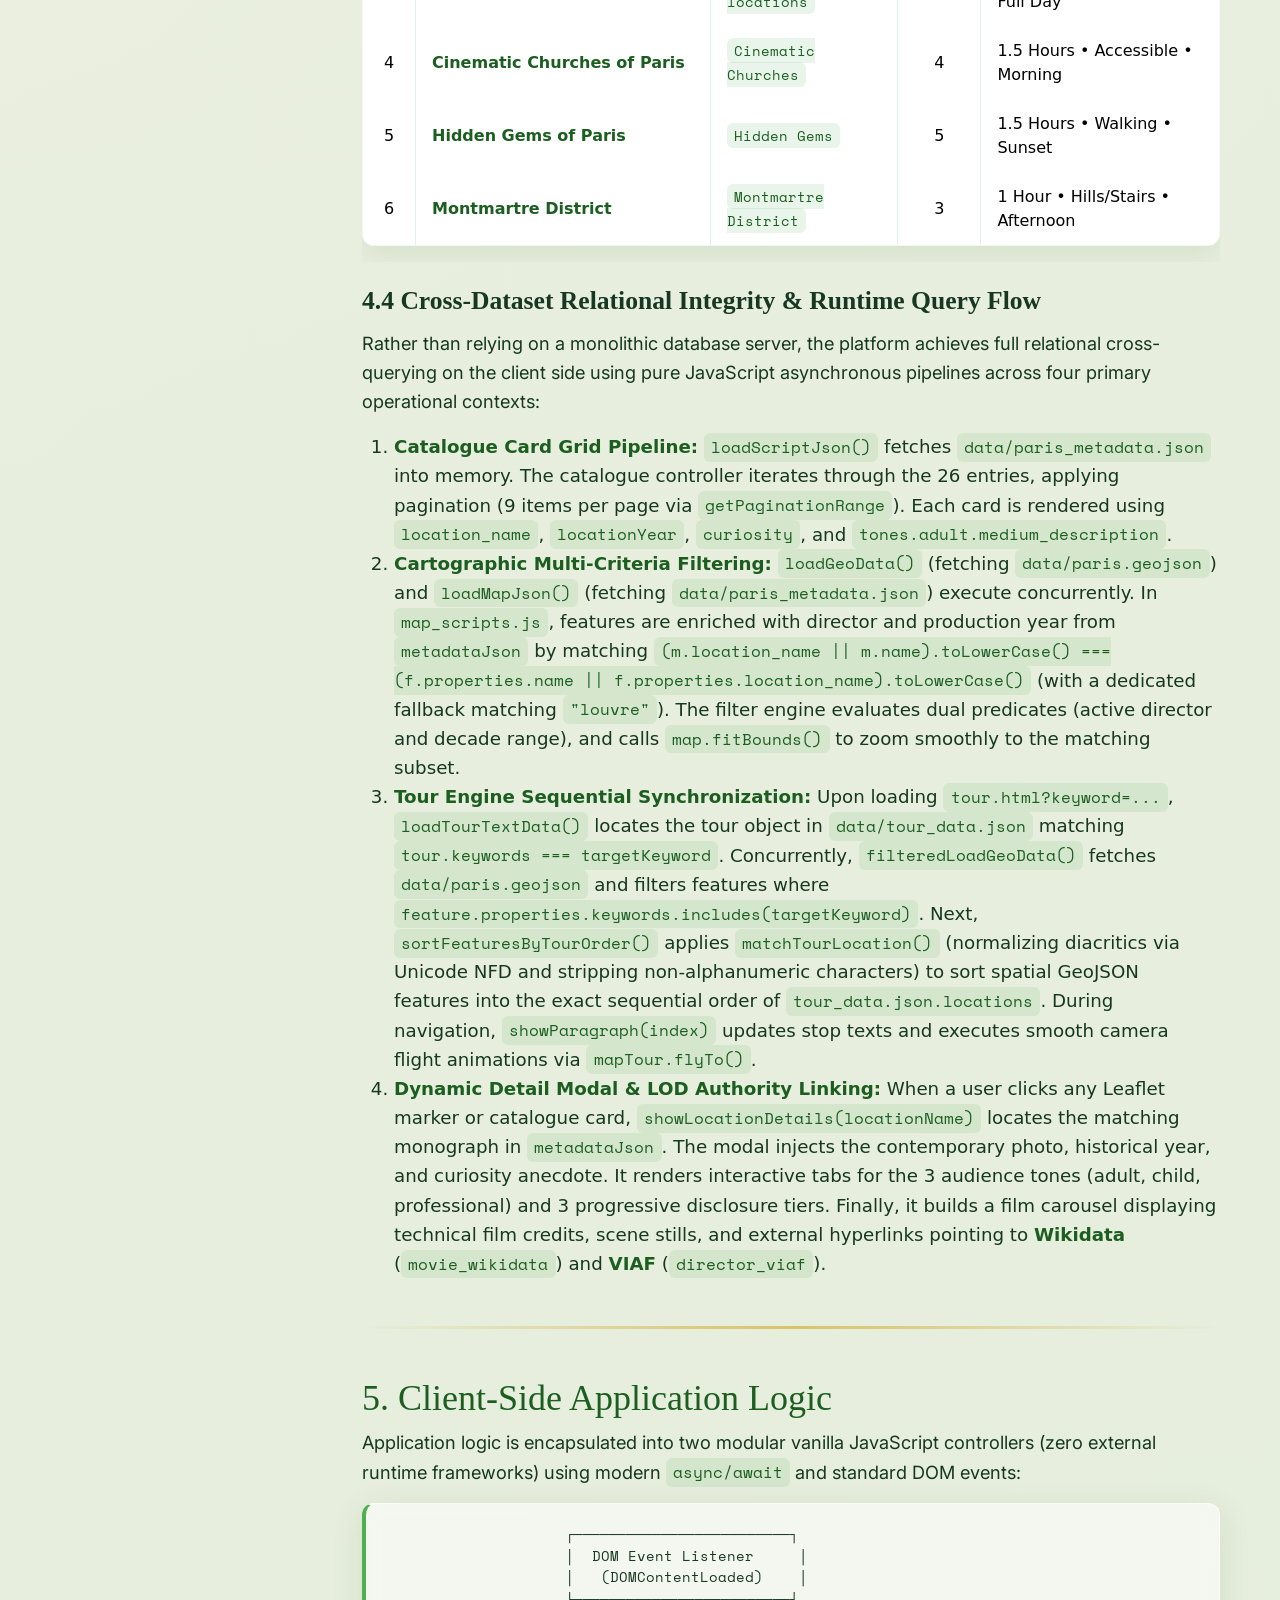
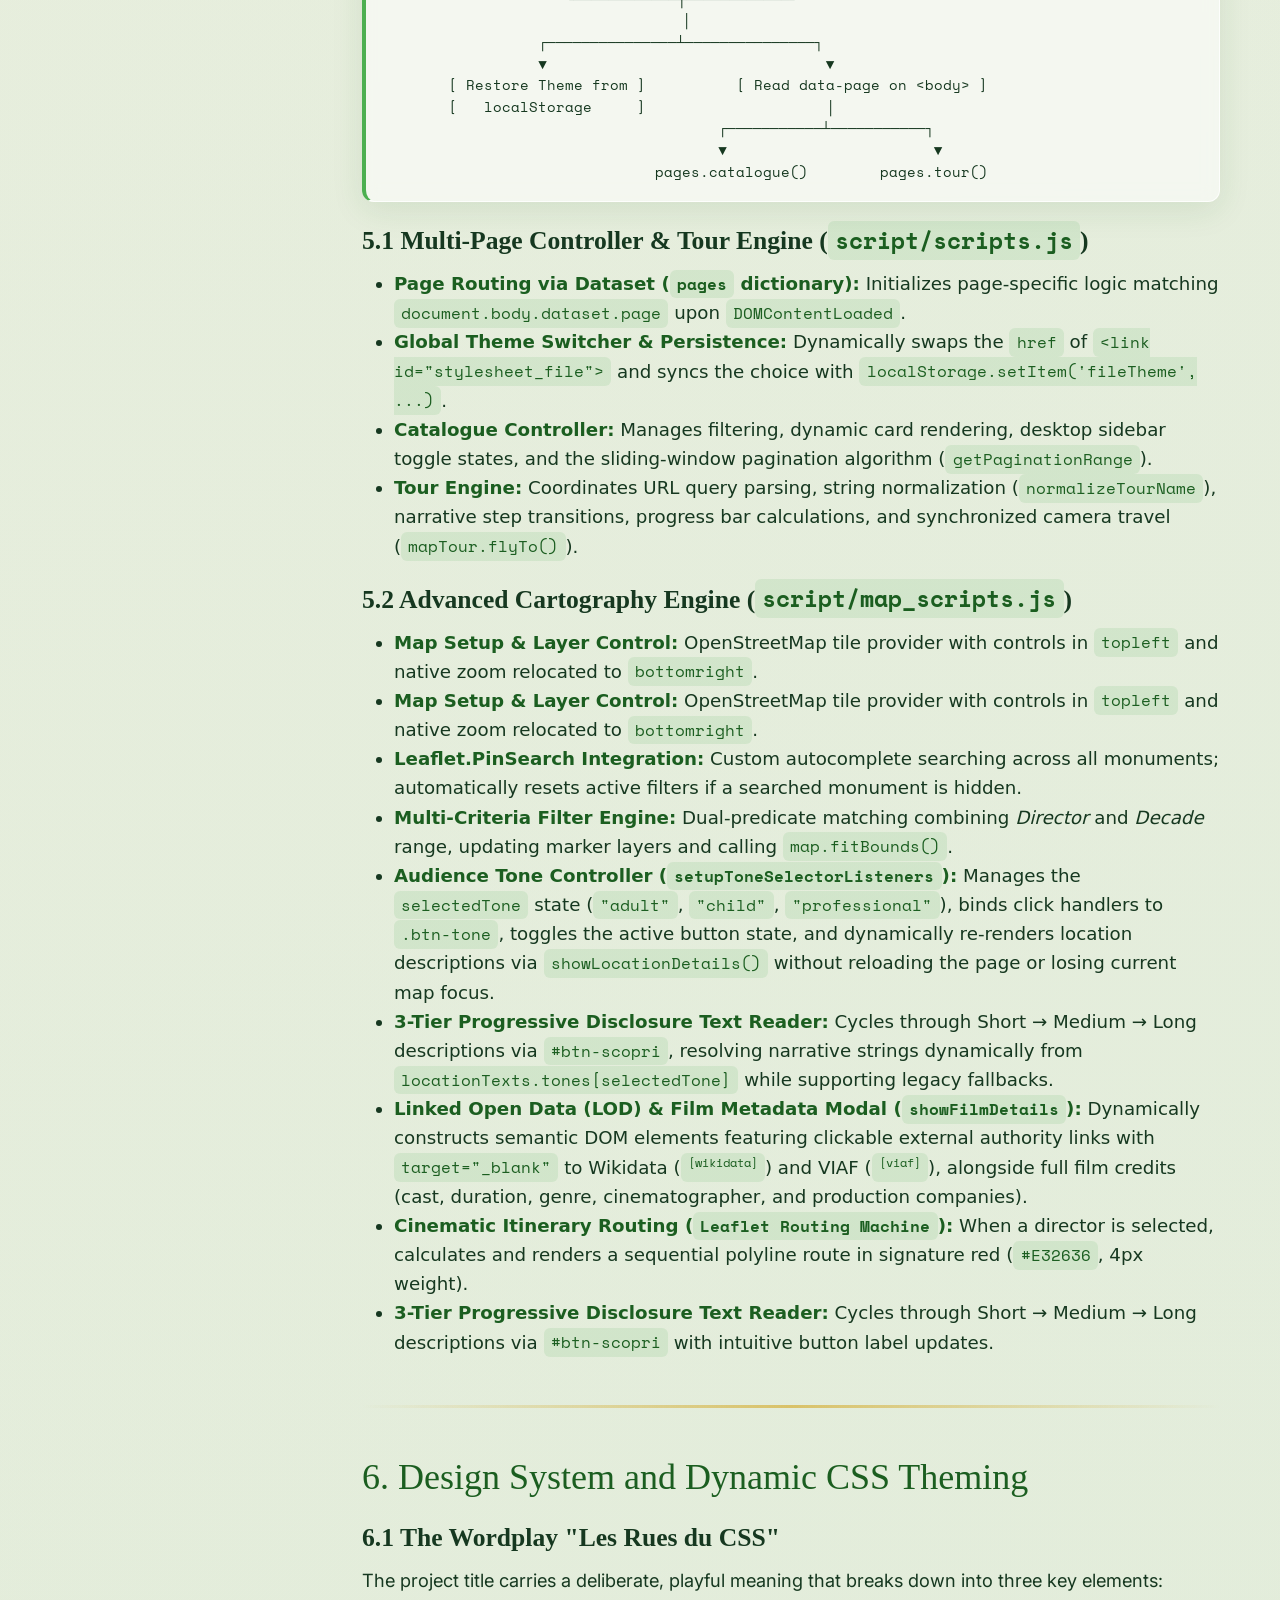
<file: documentation.html>
<!DOCTYPE html>
<html lang="en">
    <head>
        <meta charset="utf-8">
        <meta name="viewport" content="width=device-width, initial-scale=1">
        <title>Technical Documentation | Les Rues du CSS</title>
        <link rel="icon" type="image/x-icon" href="img/S.svg">
        
        <link rel="preconnect" href="https://fonts.googleapis.com">
        <link rel="preconnect" href="https://fonts.gstatic.com" crossorigin>
        <link rel="stylesheet" href="https://fonts.googleapis.com/css2?family=Material+Symbols+Outlined">
        <link href="https://fonts.googleapis.com/css2?family=Anton&family=GFS+Didot&family=Inter:ital,opsz,wght@0,14..32,100..900;1,14..32,100..900&family=Montserrat:ital,wght@0,100..900;1,100..900&family=Pinyon+Script&family=Playfair:ital,opsz,wght@0,5..1200,300..900;1,5..1200,300..900&family=Space+Mono:ital,wght@0,400;0,700;1,400;1,700&family=VT323&display=swap" rel="stylesheet">
        
        <link rel="stylesheet" href="https://cdn.jsdelivr.net/npm/bootstrap-icons@1.11.3/font/bootstrap-icons.min.css">

        <link href="https://cdn.jsdelivr.net/npm/bootstrap@5.3.8/dist/css/bootstrap.min.css" rel="stylesheet" integrity="sha384-sRIl4kxILFvY47J16cr9ZwB07vP4J8+LH7qKQnuqkuIAvNWLzeN8tE5YBujZqJLB" crossorigin="anonymous">
        
        <script src="script/scripts.js" defer></script>
        <script src="https://cdn.jsdelivr.net/npm/bootstrap@5.3.8/dist/js/bootstrap.bundle.min.js" integrity="sha384-FKyoEForCGlyvwx9Hj09JcYn3nv7wiPVlz7YYwJrWVcXK/BmnVDxM+D2scQbITxI" crossorigin="anonymous"></script>
        
        <link id="stylesheet_file" rel="stylesheet" href="styles/solarpunk_theme.css">
    </head>
    <body data-page="documentation">

        <div class="theme">
            <div class="closeTheme">
                <div class="blur-background"></div>
                <span class="material-symbols-outlined p-1" title="Open themes palette">palette</span>
            </div>
            <div class="openTheme">
                <div class="blur-background"></div>
                <span class="material-symbols-outlined p-1 d-block btn-tema" data-file="styles/mechanicum_theme.css" title="Mechanicum">settings</span>
                <span class="material-symbols-outlined p-1 d-block btn-tema" data-file="styles/solarpunk_theme.css" title="Solarpunk">clear_day</span>
                <span class="material-symbols-outlined p-1 d-block btn-tema" data-file="styles/nouvelle_vague_theme.css" title="Nouvelle Vague">videocam</span>
                <span class="material-symbols-outlined p-1 d-block btn-tema" data-file="styles/eighties_theme.css" title="80s">monitor</span>
                <span class="material-symbols-outlined p-1 d-block btn-tema" data-file="styles/futurism_theme.css" title="Futurism">flash_on</span>
                <span class="material-symbols-outlined p-1 d-block btn-tema" data-file="styles/rococo_theme.css" title="Rococò">spa</span>
                <span class="material-symbols-outlined p-1 d-block btn-chiudi" title="Close themes palette">palette</span>
            </div>
        </div>

        <nav class="navbar navbar-expand-lg">
            <div class="container-fluid">
                <a href="index.html" id="logo-link"><span class="col-auto navbar-text">Les Rues du CSS</span></a>
                <button class="navbar-toggler" type="button" data-bs-toggle="collapse" data-bs-target="#navbarSupportedContent" aria-controls="navbarSupportedContent" aria-expanded="false" aria-label="Toggle navigation">
                    <span class="material-symbols-outlined">menu</span>                
                </button>
                <div class="col-auto collapse navbar-collapse justify-content-end" id="navbarSupportedContent">
                    <ul class="navbar-nav mb-2 mb-lg-0">
                        <li class="nav-item mx-3">
                            <a class="nav-link" href="index.html">home</a>
                        </li>
                        <li class="nav-item mx-3">
                            <a class="nav-link" href="map.html">map</a>
                        </li>
                        <li class="nav-item mx-3">
                            <a class="nav-link" href="catalogue.html">catalogue</a>
                        </li>
                        <li class="nav-item mx-3">
                            <a class="nav-link active" aria-current="page" href="about.html">about</a>
                        </li>
                    </ul>
                </div>
            </div>
        </nav>

        <section class="page_content pb-5 m-0">
            <div class="breadcrumbs d-inline-flex ms-4 gap-2 my-3">
                <a href="index.html">Home</a>
                <p class="mb-0">/</p>
                <a href="about.html">About</a>
                <p class="mb-0">/</p>
                <a class="disabled">Technical Documentation</a>
            </div>

            <!-- Academic Header & Project Card -->
            <div class="container-fluid px-3 px-md-5 my-3">
                <div class="doc-academic-card p-4 p-md-5 mb-4">
                    <div class="row align-items-center">
                        <div class="col-12 col-xl-8">
                            <h1 class="display-5 fw-bold mb-2">Les Rues du CSS <span class="fs-4 text-muted fw-normal d-block d-md-inline">(Cinéma Sur la Seine)</span></h1>
                            <p class="lead mb-3">Technical and Architectural Project Documentation</p>
                            <div class="d-flex flex-wrap gap-2 mb-3">
                                <span class="badge doc-badge p-2"><i class="bi bi-mortarboard-fill me-1"></i> University of Bologna</span>
                                <span class="badge doc-badge p-2"><i class="bi bi-book me-1"></i> DHDK Master's Degree</span>
                                <span class="badge doc-badge p-2"><i class="bi bi-code-slash me-1"></i> Information Modeling and Web Technologies</span>
                            </div>
                            <p class="mb-1"><strong>Course Teacher:</strong> Prof. Fabio Vitali</p>
                            <p class="mb-3"><strong>Development Team:</strong> Alessandro Rocchi (<em>Presidente</em>), Daniele Bottaro (<em>Dan</em>), Elena Mocci (<em>Mele</em>)</p>
                        </div>
                        <div class="col-12 col-xl-4 text-xl-end mt-3 mt-xl-0">
                            <a href="https://github.com/Alessandro-Rocchi/project_Web_Technologies" target="_blank" rel="noopener noreferrer" class="btn doc-btn-outline me-2 mb-2">
                                <i class="bi bi-github me-1"></i> GitHub Repository
                            </a>
                            <a href="map.html" class="btn doc-btn-primary mb-2">
                                <i class="bi bi-geo-alt-fill me-1"></i> Explore Live Map
                            </a>
                        </div>
                    </div>
                </div>
            </div>

            <!-- Document Layout (Sticky Aside Bookmarks + Main Content) -->
            <div class="container-fluid px-3 px-md-5">
                <div class="row">
                    <!-- Sticky Sidebar Bookmarks Navigation -->
                    <aside class="col-12 col-lg-3 bookmarks p-3 mb-4 mb-lg-0">
                        <h4 class="mb-3 fw-bold"><i class="bi bi-list-nested me-2"></i>Contents</h4>
                        <ol>
                            <li><a href="#vision">Introduction and Vision</a></li>
                            <li><a href="#architecture">Architecture & Directory Tree</a></li>
                            <li><a href="#pages-analysis">In-Depth Web Page Analysis</a></li>
                            <li><a href="#data-models">Data Modeling & Schemas</a></li>
                            <li><a href="#client-logic">Client-Side Logic</a></li>
                            <li><a href="#design-system">Design System & 6 Themes</a></li>
                            <li><a href="#multimedia">Multimedia & Archival Assets</a></li>
                            <li><a href="#deployment">Deployment Pipeline & CI/CD</a></li>
                            <li><a href="#setup-guide">Local Development Guide</a></li>
                            <li><a href="#acknowledgments">Conclusions & Credits</a></li>
                            <li><a href="#disclaimer">Disclaimer</a></li>
                            <li><a href="#ai-statement">Generative AI Usage Statement</a></li>
                        </ol>
                    </aside>

                    <!-- Main Documentation Text Content -->
                    <main class="col-12 col-lg-9 p-3 p-md-4 clearfix" id="documentation_text_content">

                        <!-- SECTION 1: INTRODUCTION AND PROJECT VISION -->
                        <section id="vision">
                            <h2>1. Introduction and Project Vision</h2>
                            <p>
                                <strong>Les Rues du CSS (Cinéma Sur la Seine)</strong> is an interactive, multidisciplinary web platform dedicated to cinematic cartography and the cultural exploration of the French <strong>Nouvelle Vague</strong> (New Wave) in Paris between the late 1950s and late 1960s.
                            </p>
                            <p>
                                Conceived as part of the <em>Information Modeling and Web Technologies</em> curriculum within the <em>Digital Humanities and Digital Knowledge</em> (DHDK) Master's Degree at the University of Bologna (taught by <strong>Prof. Fabio Vitali</strong>), the project addresses four interconnected digital humanities and engineering challenges:
                            </p>
                            
                            <div class="row g-3 my-2">
                                <div class="col-md-6">
                                    <div class="doc-challenge-card p-3 h-100">
                                        <h4>1. Historical & Cinematic Research</h4>
                                        <p class="mb-0 small">
                                            Identifying authentic Parisian urban locations transformed into open-air film sets by foundational auteurs (Jean-Luc Godard, François Truffaut, Agnès Varda, Jacques Rivette, Chris Marker).
                                        </p>
                                    </div>
                                </div>
                                <div class="col-md-6">
                                    <div class="doc-challenge-card p-3 h-100">
                                        <h4>2. Geospatial & Semantic Modeling</h4>
                                        <p class="mb-0 small">
                                            Structuring Points of Interest (POIs) using standard <code>GeoJSON</code> and <code>JSON</code> formats, enriched with relational film metadata, multi-tier descriptions (<em>Progressive Disclosure</em>), and vintage vs. modern comparison photography.
                                        </p>
                                    </div>
                                </div>
                                <div class="col-md-6">
                                    <div class="doc-challenge-card p-3 h-100">
                                        <h4>3. Spatiotemporal Exploration</h4>
                                        <p class="mb-0 small">
                                            Interactive cartography powered by Leaflet.js, automated itinerary calculation via Leaflet Routing Machine, and step-by-step narrative tours with synchronized camera animations.
                                        </p>
                                    </div>
                                </div>
                                <div class="col-md-6">
                                    <div class="doc-challenge-card p-3 h-100">
                                        <h4>4. The Full Power of CSS</h4>
                                        <p class="mb-0 small">
                                            Delivering <strong>6 completely distinct visual themes</strong> switchable at runtime without changing a single character of HTML markup, persisted in <code>localStorage</code> to prove complete separation of semantic content and visual presentation.
                                        </p>
                                    </div>
                                </div>
                            </div>
                        </section>

                        <hr class="my-5">

                        <!-- SECTION 2: CONCEPTUAL ARCHITECTURE AND REPOSITORY STRUCTURE -->
                        <section id="architecture">
                            <h2>2. Conceptual Architecture and Repository Structure</h2>
                            <p>
                                The platform is engineered as a zero-build, modular client-side static web application conforming strictly to W3C standards. This guarantees high performance, zero runtime server overhead, long-term archival resilience, and direct continuous deployment via GitHub Pages.
                            </p>

                            <h3>2.1 Repository Directory Tree</h3>
                            <pre><code>project_Web_Technologies/
├── .github/
│   └── workflows/
│       └── deploy-pages.yml          # Automated CI/CD pipeline for GitHub Pages
├── data/
│   ├── paris.geojson                 # GeoJSON FeatureCollection (26 Paris film locations)
│   ├── paris_metadata.json           # Extended metadata, 3-tier texts, and linked filmography
│   ├── paris_metadata.json           # Extended metadata, 3 tones x 3-tier texts, LOD & filmography
│   └── tour_data.json                # Narrative data for 6 curated thematic tours
├── img/
│   ├── img_movie/                    # Historical (Old) vs. contemporary (Modern) photo pairs
│   │   ├── arcDeTriompheModern.jpg
│   │   ├── arcDeTriompheOld.jpg
│   │   ├── cafeDuDomeModern.png
│   │   ├── cafeDuDomeOld.png
│   │   ├── louvreModern.png
│   │   ├── louvreOld.jpeg
│   │   └── ...                       # (46 total comparison assets across 26 locations)
│   ├── agnes_varda.jpg               # Director portraits and historical photography
│   ├── andre-bazin.jpg
│   ├── breathless.jpg
│   ├── breathless-hero.jpg
│   ├── cow_pres.jpg, cow_dani.jpg... # Playful team member avatars
│   ├── generic_bg.png                # Fallback visual asset for missing images
│   ├── hidden-gems.jpg
│   ├── Jean-Luc-Godard.jpg
│   ├── montmartre-sacre-coeur.jpg
│   ├── nouvelle_vague.jpg
│   ├── paris_nousAppartient.webp
│   ├── S.png, S.svg                  # Project branding, logos, and favicon
│   ├── top-ten-locations.jpg
│   └── Truffaut.jpg
│   ├── Truffaut.jpg
│   └── truffaut-on-set.jpg
├── script/
│   ├── map_scripts.js                # Interactive map engine (search, filters, routing, panel)
│   ├── map_scripts.js                # Interactive map engine (search, filters, routing, tones, LOD modal)
│   └── scripts.js                    # Multi-page controller, tour engine, catalogue, theme switcher
├── styles/
│   ├── eighties_theme.css            # 1980s Retro Synthwave / Vaporwave Theme
│   ├── futurism_theme.css            # Avant-garde Italian Futurism Theme
│   ├── mechanicum_theme.css          # Dark Industrial / Grimdark Steampunk Theme
│   ├── nouvelle_vague_theme.css      # Monochrome Classic Cinema B&W Theme
│   ├── rococo_theme.css              # 18th-century French Rococo Pastel Theme
│   └── solarpunk_theme.css           # Organic Eco-Futuristic Solarpunk Theme (Default)
├── about.html                        # Hub page linking to historical, team, and doc sections
├── about_nouvelle_vague.html         # Theoretical monograph + KnightLab TimelineJS
├── about_our_team.html               # Presentation page of the development team
├── about_nouvelle_vague.html         # Theoretical monograph + KnightLab TimelineJS + gallery
├── about_our_team.html               # Presentation page of the development team & academic roles
├── catalogue.html                    # Analytical location catalogue with pagination & filters
├── documentation.html                # Dedicated technical and architectural documentation (this page)
├── index.html                        # Homepage with hero, conceptual cards, and tour links
├── map.html                          # Full-screen interactive map of Paris
├── map.html                          # Full-screen interactive map with tone selector & LOD details
├── tour.html                         # Step-by-step guided tour experience
├── DOCUMENTATION.md                  # Comprehensive markdown documentation
└── README.md                         # Repository landing guide for GitHub</code></pre>

                                <h3>2.2 Layout and Wireframes</h3>
                                <p>
                                    The following wireframe diagram illustrates the conceptual layout of the platform, highlighting the consistent structure across all pages, including header, navigation, main content, and footer sections. We used whimsical.com to create the wireframe, which is embedded below for interactive exploration.
                                </p>
                                <iframe style="border:none" width="800" height="450" src="https://whimsical.com/embed/3ktuYJ8hmL68QfaPU3bTbk@9kGbMz9Kzt?color-mode=system"></iframe>
                        </section>

                        <hr class="my-5">

                        <!-- SECTION 3: IN-DEPTH WEB PAGE ANALYSIS -->
                        <section id="pages-analysis">
                            <h2>3. In-Depth Web Page Analysis</h2>
                            <p>
                                Every HTML document follows a standardized, accessible, semantic architecture with identical layout containers, dynamic theme linking, and routing hooks via the <code>data-page</code> attribute on the <code>&lt;body&gt;</code> element.
                            </p>

                            <h3>3.1 Home Page (<code>index.html</code>)</h3>
                            <p><strong>Page Identifier:</strong> <code>data-page="index"</code></p>
                            <ul>
                                <li><strong>Hero Header:</strong> Atmospheric full-width background banner with high-impact typography (<em>Walk Paris through the lens of the Nouvelle Vague</em>).</li>
                                <li><strong>Presentation of Concept:</strong> Title <em>Les Rues du CSS</em> followed by three analytical collapsible cards (<em>A Cinematic Cartography</em>, <em>The Road as Set</em>, and <em>Exploration Tools</em>).</li>
                                <li><strong>Visual Call-to-Action Cards:</strong> Two high-contrast 16:9 cards directing visitors directly to the interactive map (<a href="map.html"><code>map.html</code></a>) and the theoretical essay (<a href="about_nouvelle_vague.html"><code>about_nouvelle_vague.html</code></a>).</li>
                                <li><strong>Thematic Inspiration Grid:</strong> Six discovery cards linking to pre-filtered narrative itineraries via URL query strings (e.g., <code>tour.html?keyword=Jean-Luc%20Godard</code>).</li>
                            </ul>

                            <h3>3.2 Interactive Cinema Map (<code>map.html</code>)</h3>
                            <p><strong>Page Identifier:</strong> <code>data-page="map"</code> | <strong>Engine:</strong> <code>script/map_scripts.js</code></p>
                            <ul>
                                <li><strong>Map Canvas:</strong> OpenStreetMap tile layer centered on Paris (<code>[48.8566, 2.3522]</code>) at zoom level 13. Controls are placed in the top-left and zoom controls relocated to bottom-right.</li>
                                <li><strong>Map Canvas:</strong> OpenStreetMap tile layer centered on Paris (<code>[48.8566, 2.3522]</code>) at zoom level 13. Custom panels and controls are mounted in the top-left while native zoom controls are cleanly repositioned to the bottom-right.</li>
                                <li><strong>Control Bar:</strong>
                                    <ul>
                                        <li><strong>Search Button:</strong> Activates <code>Leaflet.PinSearch</code> with autocomplete for all 26 monument names.</li>
                                        <li><strong>Filters Dropdown:</strong> Multi-criteria filtering by <em>Director</em> (dynamically extracted) and <em>Decade</em> (1950–1959, 1960–1969).</li>
                                        <li><strong>Explore Button:</strong> Quick modal access to thematic tour shortcuts.</li>
                                        <li><strong>Search Button:</strong> Activates <code>Leaflet.PinSearch</code> with auto-complete lookup across all 26 georeferenced monuments.</li>
                                        <li><strong>Filters Dropdown:</strong> Multi-criteria filtering by <em>Director</em> (dynamically extracted from film metadata) and <em>Decade</em> (1950–1959, 1960–1969).</li>
                                        <li><strong>Explore Button:</strong> Modal shortcut menu for quickly initiating thematic tours and discovering iconic filming areas.</li>
                                    </ul>
                                </li>
                                <li><strong>Audience Tone Selector Control:</strong>
                                    A dedicated button group (<code>.btn-tone</code> with <code>data-tone="adult|child|professional"</code>) located directly above the information panel. Allows visitors to dynamically toggle narrative registers (<em>Adult</em>, <em>Child</em>, <em>Professional</em>) in real time without reloading the page or losing current map focus.
                                </li>
                                <li><strong>3-Tier Progressive Disclosure Panel (<code>#info-panel</code>):</strong>
                                    Circular text-state expansion: <em>Short Description</em> &rarr; <em>Medium Overview</em> &rarr; <em>Detailed Monograph</em> &rarr; <em>Reset to Short</em>.
                                    Adaptive text disclosure tailored to the active audience tone: <em>Simple Description</em> &rarr; <em>Medium Overview</em> &rarr; <em>Detailed Monograph</em> &rarr; <em>Reset to Simple</em>, managed via <code>#btn-scopri</code>.
                                </li>
                                <li><strong>Dynamic Film Buttons:</strong> Lists each film shot at the monument. Clicking a title displays the corresponding movie shot, the scene's description and basic metadata of the movie (production year, director and movie title).</li>
                                <li><strong>Deep Linking:</strong> Handles <code>map.html?location=...</code> by triggering a smooth camera flight (<code>flyTo</code>), opening marker popups, and expanding details automatically.</li>
                                <li><strong>Dynamic Film Buttons & Enriched LOD Panel:</strong>
                                    Generates dedicated buttons for each movie filmed at the monument. Clicking a title displays the film still/poster, scene narrative, and exhaustive technical credits enriched with Linked Open Data (LOD) persistent identifiers:
                                    <ul>
                                        <li>Direct Wikidata entity hyperlink (<code><sup>[wikidata]</sup></code>) for federated semantic queries.</li>
                                        <li>Director VIAF authority record hyperlink (<code><sup>[viaf]</sup></code>) for international authority control.</li>
                                        <li>Starring cast, official running time, cinematic genre, production studios, and cinematographer (<em>chef opérateur</em>).</li>
                                    </ul>
                                </li>
                                <li><strong>Deep Linking:</strong> Handles <code>map.html?location=...</code> and <code>map.html?name=...</code> query parameters by triggering smooth camera travel (<code>flyTo</code>), opening marker popups, and expanding details automatically.</li>
                            </ul>

                            <h3>3.3 Location Catalogue (<code>catalogue.html</code>)</h3>
                            <p><strong>Page Identifier:</strong> <code>data-page="catalogue"</code> | <strong>Controller:</strong> <code>pages.catalogue</code></p>
                            <ul>
                                <li><strong>Responsive Filter Sidebar:</strong> Desktop collapsible drawer toggled via <code>#desktop_filter_toggle</code>, and mobile offcanvas slide-out drawer (<code>offcanvas-md</code>).</li>
                                <li><strong>Dynamic Card Grid (<code>#cardSection</code>):</strong> Asynchronously populated from <code>data/paris_metadata.json</code> with responsive 1/2/3/4 column breakpoints and image error fallbacks (<code>img/generic_bg.png</code>).</li>
                                <li><strong>Smart Sliding-Window Pagination:</strong> Computes visible pages and ellipsis gaps (<code>getPaginationRange</code>) with 9 items per page and automatic scroll-to-top on page change.</li>
                            </ul>

                            <h3>3.4 Thematic Tour Engine (<code>tour.html</code>)</h3>
                            <p><strong>Page Identifier:</strong> <code>data-page="tour"</code> | <strong>Controller:</strong> <code>pages.tour</code></p>
                            <ul>
                                <li><strong>Tour Switcher Dropdown:</strong> Instant switching between any of the 6 curated itineraries without page reload.</li>
                                <li><strong>Synchronized Split-View:</strong> Dedicated Leaflet map on the left displaying only the markers for the active itinerary, paired with narrative stop storytelling on the right.</li>
                                <li><strong>Step Progression:</strong> Real-time progress bar computing <code>((currentTourIndex + 1) / totalStops) * 100%</code>, boundary-disabled previous/next controls, and smooth camera flight animations (<code>mapTour.flyTo(coords, 16)</code>).</li>
                            </ul>

                            <h3>3.5 Exploration Hub (<code>about.html</code>)</h3>
                            <p><strong>Page Identifier:</strong> <code>data-page="about"</code></p>
                            <p>
                                Acts as the portal connecting the cinematic history (<a href="about_nouvelle_vague.html">About Nouvelle Vague</a>), team background (<a href="about_our_team.html">About Our Team</a>), and technical specifications (<a href="documentation.html">Technical Documentation</a>).
                            </p>

                            <h3>3.6 Critical Monograph and Timeline (<code>about_nouvelle_vague.html</code>)</h3>
                            <p><strong>Page Identifier:</strong> <code>data-page="about_nouvelle_vague"</code></p>
                            <ul>
                                <li><strong>Embedded Timeline:</strong> Responsive iframe integrating <strong>KnightLab TimelineJS</strong> tracing pivotal events between 1946 and 1968.</li>
                                <li><strong>Curated Archival Gallery:</strong> Integrated historical photography depicting key New Wave figures (Jean-Luc Godard, François Truffaut on set, André Bazin, Agnès Varda).</li>
                                <li><strong>Sticky Sidebar Bookmarks:</strong> 10 theoretical chapters linking to essays on the <em>Cinémathèque Française</em>, <em>Cahiers du Cinéma</em>, <em>caméra-stylo</em>, <em>politique des auteurs</em>, Left Bank vs. Right Bank, and May '68.</li>
                            </ul>

                            <h3>3.7 Team Presentation (<code>about_our_team.html</code>)</h3>
                            <p><strong>Page Identifier:</strong> <code>data-page="about_our_team"</code></p>
                            <p>
                                Introduces the development team behind the project with stylized custom avatars and academic DHDK role specializations:
                            </p>
                            <ul>
                                <li><strong>Alessandro Rocchi (<em>Presidente</em>):</strong> Project Management, Cartographic &amp; Spatial Modeling, Leaflet Routing Engine.</li>
                                <li><strong>Daniele Bottaro (<em>Dan</em>):</strong> Linked Open Data (LOD) Modeling, Wikidata &amp; VIAF Semantic Integration, Catalog Architecture.</li>
                                <li><strong>Elena Mocci (<em>Mele</em>):</strong> Multi-Theme CSS Design System, Responsive Frontend Engineering, Narrative &amp; Tone Integration.</li>
                            </ul>
                        </section>

                        <hr class="my-5">

                        <!-- SECTION 4: DATA MODELING AND SCHEMAS -->
                        <section id="data-models">
                            <h2>4. Data Modeling and Schemas</h2>
                            <p>
                                The platform is driven by three interconnected, flat-file JSON databases located in the <code>data/</code> directory. By decoupling geographic geometry, encyclopedic monograph metadata, and curated narrative itineraries, the architecture ensures separation of concerns, high maintainability, and zero runtime backend database overhead:
                            </p>

                            <pre><code>                  ┌─────────────────────────────────────────┐
                  │           data/paris.geojson            │  RFC 7946 GeoJSON FeatureCollection
                  │  (WGS84 Coordinates, bbox, keywords,    │  26 Point locations, map popups,
                  │   movies array, visual poster_url)      │  spatial bounds for Leaflet fitBounds()
                  └────────────────────┬────────────────────┘
                                       │
                                       │ Primary Key Join: properties.name == location_name
                                       │ (case-insensitive &amp; diacritic-normalized via matchTourLocation)
                                       ▼
                  ┌─────────────────────────────────────────┐
                  │        data/paris_metadata.json         │  Monographic POI repository
                  │  (location_name, locationYear,          │  26 enriched monument profiles,
                  │   curiosity lore, associated_movie[],   │  3×3 Multi-Audience Tone Matrix,
                  │   image_url, tones register matrix)     │  Linked Open Data (Wikidata &amp; VIAF URIs)
                  └────────────────────┬────────────────────┘
                                       │
                                       │ Relational Filter: properties.keywords.includes(tour.keywords)
                                       │ Narrative Sequence: tour_data.locations[].location_name
                                       ▼
                  ┌─────────────────────────────────────────┐
                  │           data/tour_data.json           │  Curated thematic itineraries
                  │  (tour_id, tour_name, keywords filter,  │  6 guided narrative tours, sequential
                  │   description, pills, locations stops)  │  stops, dynamic guide texts &amp; camera steps
                  └─────────────────────────────────────────┘</code></pre>

                            <h3>4.1 Spatial Features and Coordinates (<code>data/paris.geojson</code>)</h3>
                            <p>
                                Conforming strictly to the <strong>RFC 7946 GeoJSON specification</strong>, <code>data/paris.geojson</code> contains a <code>FeatureCollection</code> of 26 georeferenced Parisian cultural landmarks. All spatial coordinates use the standard <strong>WGS84</strong> datum in <code>[longitude, latitude]</code> order.
                            </p>
                            <ul>
                                <li><code>geometry</code>: GeoJSON <code>Point</code> object specifying exact geographical coordinates (e.g., <code>[2.3433, 48.8483]</code>).</li>
                                <li><code>bbox</code>: Four-element bounding box array <code>[minLng, minLat, maxLng, maxLat]</code> allowing the Leaflet engine to calculate instantaneous spatial framing and layer bounding limits.</li>
                                <li><code>properties.name</code>: Normalized canonical landmark name, serving as the <strong>primary relational join key</strong> with <code>paris_metadata.json</code> and <code>tour_data.json</code>.</li>
                                <li><code>properties.label</code>: Comprehensive human-readable location string (monument name, city, country) displayed in popup headers and queried during Leaflet.PinSearch autocompletion.</li>
                                <li><code>properties.keywords</code>: Array of thematic classification tags (e.g., <code>["Top 10 locations", "Cinematic Churches"]</code>) evaluated by <code>filteredLoadGeoData()</code> to dynamically isolate markers for specific tours.</li>
                                <li><code>properties.movies</code>: Array of cinematic film titles associated with the location, rendered in quick-preview map popups and cross-referenced by director filters.</li>
                                <li><code>properties.poster_url</code>: Relative asset path to a contemporary preview photograph.</li>
                            </ul>

                            <pre><code>{
  "type": "Feature",
  "geometry": {
    "type": "Point",
    "coordinates": [ 2.3433, 48.8483 ]
  },
  "properties": {
    "name": "Chapelle de la Sorbonne",
    "label": "Sorbonne Chapel, Paris, France",
    "keywords": [
      "Cinematic Churches"
    ],
    "movies": [
      "Paris nous appartient"
    ],
    "poster_url": "img/img_movie/chapelleDeLaSorbonneModern.png"
  },
  "bbox": [ 2.3433, 48.8483, 2.3433, 48.8483 ]
}</code></pre>

                            <h3>4.2 Extended Historical Metadata (<code>data/paris_metadata.json</code>)</h3>
                            <p>
                                <code>data/paris_metadata.json</code> serves as the encyclopedic monograph store for all 26 monuments. Each record unifies historical chronologies, urban anecdotes, filmographic catalogs enriched with Semantic Web identifiers, and an adaptive narrative matrix:
                            </p>
                            <ul>
                                <li><code>location_name</code>: Canonical landmark title matching <code>paris.geojson.properties.name</code>.</li>
                                <li><code>locationYear</code>: Historical construction, inauguration, or consecration year (e.g., <code>"1642"</code>, <code>"1889"</code>).</li>
                                <li><code>curiosity</code>: Curated historical anecdote, unusual trivia, or secret lore associated with the monument (e.g., Cardinal Richelieu's decapitated skull during the Revolution, or the astronomical gnomon at Saint-Sulpice). Displayed prominently in the modal drawer and exploration panels.</li>
                                <li><code>image_url</code>: Relative file path to a high-resolution contemporary photograph used for comparative visual study.</li>
                                <li><code>associated_movie</code>: Relational array modeling a <strong>1-to-many</strong> relationship between monuments and cinematic appearances.</li>
                                <li><code>tones</code>: Multi-audience narrative object implementing a structured <strong>$3 \times 3$ Adaptive Tone Matrix</strong>.</li>
                            </ul>

                            <h4>4.2.1 Filmographic Catalog &amp; Linked Open Data (LOD)</h4>
                            <p>
                                To anchor local historical data within the global <strong>Semantic Web</strong> knowledge graph, each entry in the <code>associated_movie</code> array incorporates persistent Linked Open Data identifiers alongside comprehensive technical film credits:
                            </p>
                            <ul>
                                <li><code>movie_wikidata</code>: Persistent URI pointing directly to the Wikidata entity (e.g., <code>https://www.wikidata.org/wiki/Q25513</code> for <em>Paris nous appartient</em>). This anchors the local dataset in the open Linked Data cloud, enabling federated SPARQL cross-querying and interoperability with DBpedia and schema.org graphs.</li>
                                <li><code>director_viaf</code>: Linked Open Data authority URI pointing to the Virtual International Authority File (VIAF) record (e.g., <code>http://viaf.org/viaf/84270544</code> for Jacques Rivette). This provides standardized authority control, resolving ambiguity across international library catalogs and cultural heritage repositories.</li>
                                <li><code>film_id</code>: Unique integer identifier for the film appearance record.</li>
                                <li><code>film_name</code>: Official cinematic release title.</li>
                                <li><code>director</code>: Full name of the film director.</li>
                                <li><code>production_year</code>: Cinematic release year, used for client-side chronological timeline filtering.</li>
                                <li><code>film_scene_description</code>: Curated narrative describing the exact scene filmed at the monument and its dramaturgical context.</li>
                                <li><code>starring</code>: Comma-separated list of principal cast members.</li>
                                <li><code>duration</code>: Official film running time (e.g., <code>"140min"</code>).</li>
                                <li><code>genre</code>: Cinematic classification (e.g., <code>"drama"</code>).</li>
                                <li><code>production</code>: Production companies and studio credits (e.g., <code>"Ajym Films, Les Films du Carrosse"</code>).</li>
                                <li><code>cinematographer</code>: Director of photography (<em>chef opérateur</em>) responsible for visual lighting and camera work (e.g., <code>"Charles L. Bitsch"</code>).</li>
                                <li><code>film_poster_url</code>: Relative asset path to an archival scene still or vintage movie poster.</li>
                            </ul>

                            <h4>4.2.2 Multi-Audience Adaptive Tone System (<code>tones</code>)</h4>
                            <p>
                                The platform abandons monolithic text descriptions in favor of a dynamic <strong>$3 \times 3$ Narrative Matrix</strong> (3 target audience registers $\times$ 3 progressive disclosure tiers), enabling the interface to adapt its pedagogical complexity on the fly:
                            </p>

                            <div class="row g-4 my-2">
                                <div class="col-md-4">
                                    <div class="card h-100 doc-tone-card doc-tone-adult">
                                        <div class="card-header doc-tone-header">
                                            <h5 class="card-title mb-0"><i class="bi bi-person-fill me-1"></i> <code>adult</code> (General Public)</h5>
                                        </div>
                                        <div class="card-body doc-tone-body">
                                            <p class="card-text small mb-0">
                                                Balanced, culturally nuanced narrative designed for general visitors, cultural tourists, and cinephiles. Blends architectural context, historical background, and cinematic lore.
                                            </p>
                                        </div>
                                    </div>
                                </div>
                                <div class="col-md-4">
                                    <div class="card h-100 doc-tone-card doc-tone-child">
                                        <div class="card-header doc-tone-header">
                                            <h5 class="card-title mb-0"><i class="bi bi-emoji-smile-fill me-1"></i> <code>child</code> (Young Learners)</h5>
                                        </div>
                                        <div class="card-body doc-tone-body">
                                            <p class="card-text small mb-0">
                                                Engaging, imaginative storytelling using simplified syntax, vivid metaphors, relatable visual analogies, and exciting historical anecdotes designed for educational exploration.
                                            </p>
                                        </div>
                                    </div>
                                </div>
                                <div class="col-md-4">
                                    <div class="card h-100 doc-tone-card doc-tone-professional">
                                        <div class="card-header doc-tone-header">
                                            <h5 class="card-title mb-0"><i class="bi bi-mortarboard-fill me-1"></i> <code>professional</code> (Scholarly)</h5>
                                        </div>
                                        <div class="card-body doc-tone-body">
                                            <p class="card-text small mb-0">
                                                Rigorous, scholarly prose targeting art historians, urbanists, and film scholars. Details structural typologies, architectural attributions, socio-political context, and film-theory critique.
                                            </p>
                                        </div>
                                    </div>
                                </div>
                            </div>

                            <p class="mt-3">
                                Within each audience register, the text is structured across three <strong>Progressive Disclosure Tiers</strong>:
                            </p>
                            <ol>
                                <li><code>simple_description</code>: Concise single-sentence summary designed for compact UI views, catalogue card headers, and quick-scan previews.</li>
                                <li><code>medium_description</code>: 2–3 sentence architectural and historical contextualization, ideal for catalogue card bodies and modal summaries.</li>
                                <li><code>detailed_description</code>: Comprehensive, multi-paragraph monograph providing in-depth historical analysis and critical film-scene commentary.</li>
                            </ol>

                            <h4>Complete Enriched Record Structure (<code>data/paris_metadata.json</code>)</h4>
                            <pre><code>{
  "location_name": "Chapelle de la Sorbonne",
  "locationYear": "1642",
  "curiosity": "It is the resting place of Cardinal Richelieu. During the French Revolution, his tomb was profaned and his head was actually stolen, only to be returned and reunited with his body many decades later.",
  "associated_movie": [
    {
      "film_id": 1,
      "film_name": "Paris nous appartient",
      "movie_wikidata": "https://www.wikidata.org/wiki/Q25513",
      "director": "Jacques Rivette",
      "director_viaf": "http://viaf.org/viaf/84270544",
      "production_year": 1961,
      "film_scene_description": "Anne visits the Sorbonne chapel while investigating the mysterious circumstances surrounding Juan's death.",
      "starring": "Betty Schneider, Giani Esposito, Françoise Prévost",
      "duration": "140min",
      "genre": "drama",
      "production": "Ajym Films, Les Films du Carrosse",
      "cinematographer": "Charles L. Bitsch",
      "film_poster_url": "img/img_movie/chapelleDeLaSorbonneOld.jpg"
    }
  ],
  "image_url": "img/img_movie/chapelleDeLaSorbonneModern.png",
  "tones": {
    "adult": {
      "simple_description": "The private chapel of the Sorbonne University in Paris.",
      "medium_description": "A historic Parisian chapel completed in 1642 at the request of Cardinal Richelieu. It represents an important example of French Baroque architecture in the heart of the Latin Quarter.",
      "detailed_description": "The Chapelle de la Sorbonne is a masterpiece of French Baroque architecture, designed by the architect Jacques Lemercier and completed in 1642. It was commissioned by Cardinal Richelieu, whose remains still rest today in the mausoleum within the nave. The structure is distinguished by its elegant dome, which was one of the first of its kind to be built in Paris, and is one of the intellectual symbols of the city."
    },
    "child": {
      "simple_description": "A cool historic church located inside Paris's famous university!",
      "medium_description": "Built way back in 1642 for Cardinal Richelieu, this church has a giant dome that looks like a king's crown in the middle of the student district.",
      "detailed_description": "Imagine stepping into a university chapel built over 350 years ago! Designed by Jacques Lemercier in 1642, it holds the tomb of Cardinal Richelieu. Its high round dome was one of the very first built in Paris, making it look like a magical castle tower where scholars studied ancient secrets."
    },
    "professional": {
      "simple_description": "A monumental French Baroque ecclesiastical structure within the Sorbonne complex.",
      "medium_description": "Designed by Jacques Lemercier and consecrated in 1642, the Sorbonne Chapel stands as a pivotal milestone of French Classical Baroque architectural style, commissioned by Cardinal Richelieu.",
      "detailed_description": "The Chapelle de la Sorbonne (1635–1642) represents a stylistic synthesis of Roman Baroque influence and traditional French double-tiered classical facades. Architect Jacques Lemercier designed the hemispherical dome over a double-drum, setting an architectural precedent for Parisian monumental domes. Featured prominently in Jacques Rivette's 'Paris nous appartient' (1961), the location evokes the intellectual and existential paranoia characteristic of early French New Wave cinema."
    }
  }
}</code></pre>

                            <h3>4.3 Curated Narrative Itineraries (<code>data/tour_data.json</code>)</h3>
                            <p>
                                <code>data/tour_data.json</code> contains 6 curated cinematic walking and transit itineraries. Each itinerary structures individual landmarks into an ordered story arc:
                            </p>
                            <ul>
                                <li><code>tour_id</code>: Unique numeric itinerary identifier (1 through 6).</li>
                                <li><code>tour_name</code>: Display title of the tour presented across navigation dropdowns and headings.</li>
                                <li><code>keywords</code>: Exact identifier string used for URL query parameter routing (<code>tour.html?keyword=...</code>) and GeoJSON keyword matching.</li>
                                <li><code>description</code>: Curatorial narrative introductory overview setting the historical theme.</li>
                                <li><code>pills</code>: Three-element metadata badge array defining <code>[Estimated Duration, Mobility / Accessibility, Recommended Time of Day]</code>.</li>
                                <li><code>locations</code>: Sequentially ordered array of tour stops, each defining:
                                    <ul>
                                        <li><code>location_id</code> / <code>id</code>: Sequential stop index (1-indexed).</li>
                                        <li><code>location_name</code>: Landmark title matched against GeoJSON via <code>matchTourLocation()</code>.</li>
                                        <li><code>text</code>: Dedicated tour narrative commentary tailored to this specific stop along the journey.</li>
                                    </ul>
                                </li>
                            </ul>

                            <div class="table-responsive my-3">
                                <table class="table table-bordered align-middle">
                                    <thead>
                                        <tr>
                                            <th class="text-center">ID</th>
                                            <th>Tour Name</th>
                                            <th>Keyword Parameter</th>
                                            <th class="text-center">Stops</th>
                                            <th>Metadata Badges</th>
                                        </tr>
                                    </thead>
                                    <tbody>
                                        <tr>
                                            <td class="text-center">1</td>
                                            <td><strong>Nouvelle Vague Tour: Jean-Luc Godard</strong></td>
                                            <td><code>Jean-Luc Godard</code></td>
                                            <td class="text-center">11</td>
                                            <td>1 Hour &bull; Accessible &bull; Day</td>
                                        </tr>
                                        <tr>
                                            <td class="text-center">2</td>
                                            <td><strong>Nouvelle Vague Tour: Agnès Varda</strong></td>
                                            <td><code>Agnès Varda</code></td>
                                            <td class="text-center">3</td>
                                            <td>45 Min &bull; Walking &bull; Afternoon</td>
                                        </tr>
                                        <tr>
                                            <td class="text-center">3</td>
                                            <td><strong>Top 10 Locations in Paris</strong></td>
                                            <td><code>Top 10 locations</code></td>
                                            <td class="text-center">10</td>
                                            <td>2 Hours &bull; Mixed Transit &bull; Full Day</td>
                                        </tr>
                                        <tr>
                                            <td class="text-center">4</td>
                                            <td><strong>Cinematic Churches of Paris</strong></td>
                                            <td><code>Cinematic Churches</code></td>
                                            <td class="text-center">4</td>
                                            <td>1.5 Hours &bull; Accessible &bull; Morning</td>
                                        </tr>
                                        <tr>
                                            <td class="text-center">5</td>
                                            <td><strong>Hidden Gems of Paris</strong></td>
                                            <td><code>Hidden Gems</code></td>
                                            <td class="text-center">5</td>
                                            <td>1.5 Hours &bull; Walking &bull; Sunset</td>
                                        </tr>
                                        <tr>
                                            <td class="text-center">6</td>
                                            <td><strong>Montmartre District</strong></td>
                                            <td><code>Montmartre District</code></td>
                                            <td class="text-center">3</td>
                                            <td>1 Hour &bull; Hills/Stairs &bull; Afternoon</td>
                                        </tr>
                                    </tbody>
                                </table>
                            </div>

                            <h3>4.4 Cross-Dataset Relational Integrity &amp; Runtime Query Flow</h3>
                            <p>
                                Rather than relying on a monolithic database server, the platform achieves full relational cross-querying on the client side using pure JavaScript asynchronous pipelines across four primary operational contexts:
                            </p>

                            <ol>
                                <li>
                                    <strong>Catalogue Card Grid Pipeline:</strong>
                                    <code>loadScriptJson()</code> fetches <code>data/paris_metadata.json</code> into memory. The catalogue controller iterates through the 26 entries, applying pagination (9 items per page via <code>getPaginationRange</code>). Each card is rendered using <code>location_name</code>, <code>locationYear</code>, <code>curiosity</code>, and <code>tones.adult.medium_description</code>.
                                </li>
                                <li>
                                    <strong>Cartographic Multi-Criteria Filtering:</strong>
                                    <code>loadGeoData()</code> (fetching <code>data/paris.geojson</code>) and <code>loadMapJson()</code> (fetching <code>data/paris_metadata.json</code>) execute concurrently. In <code>map_scripts.js</code>, features are enriched with director and production year from <code>metadataJson</code> by matching <code>(m.location_name || m.name).toLowerCase() === (f.properties.name || f.properties.location_name).toLowerCase()</code> (with a dedicated fallback matching <code>"louvre"</code>). The filter engine evaluates dual predicates (active director and decade range), and calls <code>map.fitBounds()</code> to zoom smoothly to the matching subset.
                                </li>
                                <li>
                                    <strong>Tour Engine Sequential Synchronization:</strong>
                                    Upon loading <code>tour.html?keyword=...</code>, <code>loadTourTextData()</code> locates the tour object in <code>data/tour_data.json</code> matching <code>tour.keywords === targetKeyword</code>. Concurrently, <code>filteredLoadGeoData()</code> fetches <code>data/paris.geojson</code> and filters features where <code>feature.properties.keywords.includes(targetKeyword)</code>. Next, <code>sortFeaturesByTourOrder()</code> applies <code>matchTourLocation()</code> (normalizing diacritics via Unicode NFD and stripping non-alphanumeric characters) to sort spatial GeoJSON features into the exact sequential order of <code>tour_data.json.locations</code>. During navigation, <code>showParagraph(index)</code> updates stop texts and executes smooth camera flight animations via <code>mapTour.flyTo()</code>.
                                </li>
                                <li>
                                    <strong>Dynamic Detail Modal &amp; LOD Authority Linking:</strong>
                                    When a user clicks any Leaflet marker or catalogue card, <code>showLocationDetails(locationName)</code> locates the matching monograph in <code>metadataJson</code>. The modal injects the contemporary photo, historical year, and curiosity anecdote. It renders interactive tabs for the 3 audience tones (adult, child, professional) and 3 progressive disclosure tiers. Finally, it builds a film carousel displaying technical film credits, scene stills, and external hyperlinks pointing to <strong>Wikidata</strong> (<code>movie_wikidata</code>) and <strong>VIAF</strong> (<code>director_viaf</code>).
                                </li>
                            </ol>
                        </section>

                        <hr class="my-5">

                        <!-- SECTION 5: CLIENT-SIDE APPLICATION LOGIC -->
                        <section id="client-logic">
                            <h2>5. Client-Side Application Logic</h2>
                            <p>
                                Application logic is encapsulated into two modular vanilla JavaScript controllers (zero external runtime frameworks) using modern <code>async/await</code> and standard DOM events:
                            </p>

                            <pre><code>                    ┌─────────────────────────┐
                    │  DOM Event Listener     │
                    │   (DOMContentLoaded)    │
                    └────────────┬────────────┘
                                 │
                 ┌───────────────┴───────────────┐
                 ▼                               ▼
       [ Restore Theme from ]          [ Read data-page on &lt;body&gt; ]
       [   localStorage     ]                    │
                                     ┌───────────┴───────────┐
                                     ▼                       ▼
                              pages.catalogue()        pages.tour()</code></pre>

                            <h3>5.1 Multi-Page Controller & Tour Engine (<code>script/scripts.js</code>)</h3>
                            <ul>
                                <li><strong>Page Routing via Dataset (<code>pages</code> dictionary):</strong> Initializes page-specific logic matching <code>document.body.dataset.page</code> upon <code>DOMContentLoaded</code>.</li>
                                <li><strong>Global Theme Switcher & Persistence:</strong> Dynamically swaps the <code>href</code> of <code>&lt;link id="stylesheet_file"&gt;</code> and syncs the choice with <code>localStorage.setItem('fileTheme', ...)</code>.</li>
                                <li><strong>Catalogue Controller:</strong> Manages filtering, dynamic card rendering, desktop sidebar toggle states, and the sliding-window pagination algorithm (<code>getPaginationRange</code>).</li>
                                <li><strong>Tour Engine:</strong> Coordinates URL query parsing, string normalization (<code>normalizeTourName</code>), narrative step transitions, progress bar calculations, and synchronized camera travel (<code>mapTour.flyTo()</code>).</li>
                            </ul>

                            <h3>5.2 Advanced Cartography Engine (<code>script/map_scripts.js</code>)</h3>
                            <ul>
                                <li><strong>Map Setup & Layer Control:</strong> OpenStreetMap tile provider with controls in <code>topleft</code> and native zoom relocated to <code>bottomright</code>.</li>
                                <li><strong>Map Setup &amp; Layer Control:</strong> OpenStreetMap tile provider with controls in <code>topleft</code> and native zoom relocated to <code>bottomright</code>.</li>
                                <li><strong>Leaflet.PinSearch Integration:</strong> Custom autocomplete searching across all monuments; automatically resets active filters if a searched monument is hidden.</li>
                                <li><strong>Multi-Criteria Filter Engine:</strong> Dual-predicate matching combining <em>Director</em> and <em>Decade</em> range, updating marker layers and calling <code>map.fitBounds()</code>.</li>
                                <li><strong>Audience Tone Controller (<code>setupToneSelectorListeners</code>):</strong> Manages the <code>selectedTone</code> state (<code>"adult"</code>, <code>"child"</code>, <code>"professional"</code>), binds click handlers to <code>.btn-tone</code>, toggles the active button state, and dynamically re-renders location descriptions via <code>showLocationDetails()</code> without reloading the page or losing current map focus.</li>
                                <li><strong>3-Tier Progressive Disclosure Text Reader:</strong> Cycles through Short &rarr; Medium &rarr; Long descriptions via <code>#btn-scopri</code>, resolving narrative strings dynamically from <code>locationTexts.tones[selectedTone]</code> while supporting legacy fallbacks.</li>
                                <li><strong>Linked Open Data (LOD) &amp; Film Metadata Modal (<code>showFilmDetails</code>):</strong> Dynamically constructs semantic DOM elements featuring clickable external authority links with <code>target="_blank"</code> to Wikidata (<code><sup>[wikidata]</sup></code>) and VIAF (<code><sup>[viaf]</sup></code>), alongside full film credits (cast, duration, genre, cinematographer, and production companies).</li>
                                <li><strong>Cinematic Itinerary Routing (<code>Leaflet Routing Machine</code>):</strong> When a director is selected, calculates and renders a sequential polyline route in signature red (<code>#E32636</code>, 4px weight).</li>
                                <li><strong>3-Tier Progressive Disclosure Text Reader:</strong> Cycles through Short &rarr; Medium &rarr; Long descriptions via <code>#btn-scopri</code> with intuitive button label updates.</li>
                            </ul>
                        </section>

                        <hr class="my-5">

                        <!-- SECTION 6: DESIGN SYSTEM AND DYNAMIC CSS THEMING -->
                        <section id="design-system">
                            <h2>6. Design System and Dynamic CSS Theming</h2>
                            
                            <h3>6.1 The Wordplay "Les Rues du CSS"</h3>
                            <p>The project title carries a deliberate, playful meaning that breaks down into three key elements:</p>
                            <ul>
                                <li><strong>Thematic focus:</strong> <em>Les Rues</em> (The Streets) highlights the site's core mission to map real-life, on-street film locations, honoring the Nouvelle Vague's love for outdoor shooting.</li>
                                <li><strong>Cinematic Acronym:</strong> <em>Cinéma Sur la Seine</em> (cinema along the Seine river and Parisian boulevards).</li>
                                <li><strong>Technological Acronym:</strong> <em>Cascading Style Sheets</em> (the sole engine behind our six interchangeable themes, transforming the site's look while the HTML structure remains untouched).</li>
                            </ul>
                            <blockquote>
                                "The entire website serves as an academic and practical demonstration of total decoupling: one identical, semantic HTML markup rendered into 6 radically different visual universes."
                            </blockquote>

                            <h3>6.2 Detailed Review of the 6 Custom Themes</h3>
                            <div class="table-responsive my-3">
                                <table class="table table-bordered align-middle">
                                    <thead>
                                        <tr>
                                            <th>Theme</th>
                                            <th>Stylesheet File</th>
                                            <th>Aesthetic Concept</th>
                                            <th>Dominant Color Palette</th>
                                            <th>Key Typography</th>
                                        </tr>
                                    </thead>
                                    <tbody>
                                        <tr>
                                            <td><strong>Solarpunk (Default)</strong></td>
                                            <td><code>styles/solarpunk_theme.css</code></td>
                                            <td>Eco-optimistic harmony between technology and nature; Art Nouveau curves.</td>
                                            <td>Forest green, sage mint, warm parchment, morning sun gold.</td>
                                            <td>Playfair Display, Inter, Montserrat</td>
                                        </tr>
                                        <tr>
                                            <td><strong>Nouvelle Vague</strong></td>
                                            <td><code>styles/nouvelle_vague_theme.css</code></td>
                                            <td>Monochrome 1960s film celluloid; intellectual <em>Cahiers du Cinéma</em> editorial style.</td>
                                            <td>High-contrast black, crisp paper white, deep and elegant red.</td>
                                            <td>GFS Didot, Anton, Inter</td>
                                        </tr>
                                        <tr>
                                            <td><strong>Eighties</strong></td>
                                            <td><code>styles/eighties_theme.css</code></td>
                                            <td>1980s arcade culture, CRT terminal scanlines, synthwave neon aesthetic.</td>
                                            <td>Deep CRT green-black, phosphor green.</td>
                                            <td>VT323 (8-bit), Space Mono</td>
                                        </tr>
                                        <tr>
                                            <td><strong>Futurism</strong></td>
                                            <td><code>styles/futurism_theme.css</code></td>
                                            <td>Early 20th-century Italian Futurism; speed, industrial force, diagonal cuts.</td>
                                            <td>Kinetic cobalt, blazing crimson, warning yellow, bright white.</td>
                                            <td>Anton, Space Mono</td>
                                        </tr>
                                        <tr>
                                            <td><strong>Mechanicum</strong></td>
                                            <td><code>styles/mechanicum_theme.css</code></td>
                                            <td>Dark industrial gothic, dieselpunk forge, Warhammer 40k machine veneration.</td>
                                            <td>Cast iron, deep rust, furnace fire orange, mechanical gold.</td>
                                            <td>Playfair Display, Space Mono</td>
                                        </tr>
                                        <tr>
                                            <td><strong>Rococo</strong></td>
                                            <td><code>styles/rococo_theme.css</code></td>
                                            <td>18th-century French aristocratic elegance, pastel lightness, decorative flourishes.</td>
                                            <td>Powder pink, creamy ivory, rose gold.</td>
                                            <td>Pinyon Script, Playfair Display</td>
                                        </tr>
                                    </tbody>
                                </table>
                            </div>

                            <h4>Theme-Adaptive Tone Selection Controls</h4>
                            <p>
                                Demonstrating deep CSS decoupling, each stylesheet defines dedicated visual rules for the Tone Selector buttons (<code>.btn-tone</code> and <code>.btn-tone.active</code>) to ensure interface controls seamlessly embody each aesthetic universe:
                            </p>
                            <ul>
                                <li><strong>Solarpunk:</strong> Translucent organic pill buttons (<code>border-radius: 30px</code>) with subtle gold borders, smooth elevation transforms, and a warm solar hover glow.</li>
                                <li><strong>Nouvelle Vague:</strong> High-contrast cinematic minimalism with sharp black-and-paper borders (<code>#1A1A1A</code> / <code>#EDEAE2</code>) and Space Mono typography.</li>
                                <li><strong>Eighties:</strong> Retro terminal phosphor-green buttons (<code>#33FF33</code>) set against CRT black (<code>#020802</code>) with zero border radius and 8-bit <code>VT323</code> typography.</li>
                                <li><strong>Futurism:</strong> Kinetic angled styling featuring speed-inspired cobalt and warning emerald accents (<code>#009760</code>) with Space Mono font.</li>
                                <li><strong>Mechanicum:</strong> Grimdark forged iron borders (<code>border: 3px solid var(--iron-plate)</code>) with heavy rust drop shadows (<code>box-shadow: 4px 4px 0 var(--blood-rust)</code>) that ignite with a furnace fire glow on active/hover state.</li>
                                <li><strong>Rococo:</strong> Aristocratic pastel lightness featuring antique gold fill (<code>#A87C43</code>), dusty rose borders (<code>#925e5e</code>), and delicate serif accents.</li>
                            </ul>

                            <h4>Theme-Adaptive Narrative Tone Cards</h4>
                            <p>
                                Following the same design philosophy, the narrative tone cards documented in Section 4.2.2 (<code>.doc-tone-card</code>) dynamically adopt the signature visual language of each active theme:
                            </p>
                            <ul>
                                <li><strong>Solarpunk:</strong> Translucent glassmorphism (<code>backdrop-filter: blur(12px)</code>) with organic rounded corners (<code>border-radius: 16px</code>), leaf-green (<code>adult</code>), warm amber (<code>child</code>), and deep forest (<code>professional</code>) accent borders.</li>
                                <li><strong>Nouvelle Vague:</strong> High-contrast cinematic monochrome with sharp 4px corners, bold <code>Anton</code> titles, and Godardian Tricolore accents (Yves Klein blue for <code>adult</code>, cinema red for <code>child</code>, stark black for <code>professional</code>).</li>
                                <li><strong>Eighties:</strong> Retro CRT terminal cards (<code>#051405</code> background, <code>border-radius: 0</code>) with neon phosphor glow (CRT green for <code>adult</code>, arcade pink for <code>child</code>, and cyber cyan for <code>professional</code>) rendered in 8-bit <code>VT323</code> font.</li>
                                <li><strong>Futurism:</strong> Sharp constructivist angles with 3px solid black borders, dynamic drop shadows, and high-impact manifesto colors (emerald speed green for <code>adult</code>, kinetic yellow for <code>child</code>, and speed red for <code>professional</code>).</li>
                                <li><strong>Mechanicum:</strong> Grimdark forge styling with cast-iron plating, dark metallic backgrounds (<code>#111111</code> / <code>#0d0a08</code>), blood-rust borders, and furnace fire / brass highlights.</li>
                                <li><strong>Rococo:</strong> Aristocratic salon aesthetics featuring ivory surfaces (<code>#FFFDFC</code>), delicate dusty rose borders (<code>#E8B4B8</code>), antique gold headers, and warm ambient shadows.</li>
                            </ul>

                            <h3>6.3 Typography and Icon Suites</h3>
                            <ul>
                                <li><strong>Google Fonts:</strong> <code>Anton</code>, <code>GFS Didot</code>, <code>Inter</code>, <code>Montserrat</code>, <code>Pinyon Script</code>, <code>Playfair Display</code>, <code>Space Mono</code>, <code>VT323</code>.</li>
                                <li><strong>Bootstrap Icons (v1.11.3):</strong> Navigational arrows, status indicators, badges.</li>
                                <li><strong>Material Symbols Outlined:</strong> Theme switcher triggers (<code>palette</code>, <code>videocam</code>, <code>monitor</code>, <code>flash_on</code>, <code>settings</code>, <code>clear_day</code>, <code>spa</code>) with descriptive accessibility tooltips.</li>
                                <li><strong>Bootstrap 5.3:</strong> CSS normalization, responsive 12-column grid, collapses, and offcanvas drawers.</li>
                            </ul>
                        </section>

                        <hr class="my-5">

                        <!-- SECTION 7: MULTIMEDIA INTEGRATION AND VISUAL ASSETS -->
                        <section id="multimedia">
                            <h2>7. Multimedia Integration and Visual Assets</h2>
                            <p>
                                The platform integrates a curated digital archive stored in <code>img/</code>:
                            </p>
                            <ul>
                                <li><strong>Comparative "Then and Now" Photographic Corpus (<code>img/img_movie/</code>):</strong>
                                    26 pairs of synchronized images (46 total visual assets) comparing historical 1950s/1960s film frames (<code>*Old.*</code>) against contemporary photography shot almost from the exact same angle and perspective, when possible (<code>*Modern.*</code>).
                                </li>
                                <li><strong>Historical Portraits:</strong> Archival photographs of François Truffaut, Jean-Luc Godard, Agnès Varda, and André Bazin.</li>
                                <li><strong>Branding & Fallbacks:</strong> Vector logo (<code>S.svg</code>) symbolizing the curve of the Seine and cinema celluloid reels, backed by an image fallback handler (<code>generic_bg.png</code>).</li>
                            </ul>
                        </section>

                        <hr class="my-5">

                        <!-- SECTION 8: DEPLOYMENT PIPELINE AND CI/CD -->
                        <section id="deployment">
                            <h2>8. Deployment Pipeline and CI/CD</h2>
                            <p>
                                Continuous Integration and Deployment are automated via GitHub Actions in <code>.github/workflows/deploy-pages.yml</code>:
                            </p>

                            <pre><code>name: Deploy static content to Pages

on:
  push:
    branches: ["main"]
  workflow_dispatch:

permissions:
  contents: read
  pages: write
  id-token: write

concurrency:
  group: "pages"
  cancel-in-progress: false

jobs:
  deploy:
    environment:
      name: github-pages
      url: ${{ steps.deployment.outputs.page_url }}
    runs-on: ubuntu-latest
    steps:
      - name: Checkout repository
        uses: actions/checkout@v4
      - name: Setup Node.js
        uses: actions/setup-node@v4
        with:
          node-version: '24'
      - name: Configure GitHub Pages
        uses: actions/configure-pages@v5
      - name: Upload artifact
        uses: actions/upload-pages-artifact@v3
        with:
          path: '.'
      - name: Deploy to GitHub Pages
        id: deployment
        uses: actions/deploy-pages@v4</code></pre>

                            <h3>Pipeline Highlights:</h3>
                            <ul>
                                <li><strong>Automatic Push Trigger:</strong> Triggers on every push to <code>main</code>, updating the live site within seconds.</li>
                                <li><strong>OIDC Token Security:</strong> Uses OpenID Connect credentials for secure GitHub Pages publishing.</li>
                                <li><strong>Zero Compilation Overhead:</strong> Pure static files deployed directly without build bottlenecks.</li>
                            </ul>
                        </section>

                        <hr class="my-5">

                        <!-- SECTION 9: LOCAL DEVELOPMENT AND SETUP GUIDE -->
                        <section id="setup-guide">
                            <h2>9. Local Development and Setup Guide</h2>
                            <p>
                                Due to browser Cross-Origin Resource Sharing (CORS) security policies restricting <code>fetch()</code> requests over the <code>file:///</code> protocol, the website must be served through a local HTTP server:
                            </p>

                            <h4>Option 1: Python 3 (Recommended)</h4>
                            <pre><code># Start a local HTTP server on port 8000
python -m http.server 8000</code></pre>
                            <p>Navigate to: <code>http://localhost:8000</code></p>

                            <h4>Option 2: Node.js / npx</h4>
                            <pre><code># Instant static server
npx serve .</code></pre>

                            <h4>Option 3: VS Code (Live Server)</h4>
                            <p>
                                Install the <strong>Live Server</strong> extension, right-click <code>index.html</code>, and select <strong>"Open with Live Server"</strong>.
                            </p>
                        </section>

                        <hr class="my-5">

                        <!-- SECTION 10: CONCLUSIONS AND ACKNOWLEDGMENTS -->
                        <section id="acknowledgments">
                            <h2>10. Conclusions and Acknowledgments</h2>
                            <p>
                                <strong>Les Rues du CSS</strong> bridges humanistic cinema scholarship with modern web engineering, demonstrating how digital heritage platforms can transform static archival information into dynamic, immersive spatial narratives.
                            </p>
                        </section>

                        <hr class="my-5">

                        <section id="disclaimer">
                            <h2>11. Disclaimer</h2>
                            <p>
                                The purpose of this web site is to explore various types of typographic and layout style for specialized tourist visits, as an end-of-course project for the "Information Modeling and Web technologies" course of the Master's Degree in Digital Humanities and Digital Knowledge of the University of Bologna, under the supervision of prof. Fabio Vitali. 
                            </p>
                            <p>
                                Their publication here is not intended to be an alternative to or a replacement for their original locations, and the authors of this web site do not claim any copyright or other rights on them. Copyright and related rights on the content remain with their original owners. Copyright on the typographic and layout choices are 2026 © by the authors of this web site.
                            </p>
                        </section>

                        <hr class="my-5">

                        <section id="ai-statement">
                            <h2>12. Generative AI Usage Statement</h2>
                            <p>
                                Throughout the design and development phases of this project, Google Gemini was utilized strictly as an auxiliary assistant for technical implementation, UI prototyping, and editorial refinement. The model served an operational role to streamline workflows, without replacing the authors' critical analysis, domain expertise, or conceptual agency.
                                AI assistance was leveraged across the following areas:

                                <ul>
                                    <li>Code implementation and debugging: evaluating alternative approaches in HTML, CSS, and JavaScript; refining responsive behaviors; and troubleshooting interactive components (including dynamic mapping, filtering, and theme switches).</li>
                                    <li>Repository maintenance and data integrity: identifying syntax issues, verifying structural integrity across dataset files, reconciling relative asset paths following directory reorganizations, and assisting with code refactoring.</li>
                                    <li>UI/UX prototyping: exploring layout variations, assessing user flows, and translating editorial criteria into front-end visual behaviors.</li>
                                </ul>
                            </p>
                            <p>
                                <strong>Important Clarifications:</strong>
                                It is explicitly stated that all items presented (data entries, resources, metadata, assets, and visual materials) as well as the entire project documentation were conceived, authored, cataloged, and thoroughly verified directly by human beings. Every single element reflects deliberate, purposeful decisions made within the overarching planning, methodology, and scope of the project.

                                The AI model was not treated as an authoritative, historical, or bibliographic source, nor were any curatorial or editorial decisions delegated to it. All machine-assisted outputs were rigorously examined, tested, and adapted prior to inclusion. Full intellectual authorship and final responsibility for the published contents, methodological rigor, and technical solutions rest solely and jointly with the authors: Alessandro Rocchi, Elena Mocci, and Daniele Bottaro.

                                Runtime Architecture

                                The deployed web application operates deterministically: it makes no calls to generative AI APIs and generates no content automatically at runtime. The use of Gemini was strictly confined to the local development and authoring stages.
                            </p>
                        </section>

                    </main>
                </div>
            </div>
        </section>
        <footer class="container-fluid col-12">
            <div class="row py-5 ps-2 py-sm-3">
                <div class="logo-footer col-xl-4 col-xxl-3 col-12 ps-xl-5 py-3">
                    <div class="logo-img row justify-content-center justify-content-xl-start">
                        <img src="img/S.png" style="max-width: 7rem; max-height: 6rem;" title="Logo" alt="Logo">
                    </div>
                    <div class="row logo-text mt-2 text-center text-xl-start">
                        <h2>Les Rues du CSS <br> (Cinéma Sur la Seine)</h2>
                    </div>
                </div>
                <div class="links-footer col-xl-8 col-xxl-9 col-12 pe-xl-5 py-3 py-xxl-0">
                    <div class="row align-items-center h-100">
                        <ul class="nav justify-content-center justify-content-xl-between">
                            <li class="nav-item"><a class="nav-link" href="about_nouvelle_vague.html">About Nouvelle Vague</a></li>
                            <li class="nav-item"><a class="pipe nav-link">|</a></li>
                            <li class="nav-item"><a class="nav-link" href="#">Contacts</a></li>
                            <li class="nav-item pipe-contacts"><a class="pipe nav-link">|</a></li>
                            <li class="nav-item"><a class="nav-link" href="#">License</a></li>
                            <li class="nav-item d-none d-lg-inline-block pipe-license"><a class="pipe nav-link">|</a></li>
                            <li class="w-100 d-lg-none"></li>
                            <li class="nav-item mt-2 mt-lg-0"><a class="nav-link" href="about_our_team.html">Credits</a></li>
                            <li class="nav-item mt-2 mt-lg-0"><a class="pipe nav-link">|</a></li>
                            <li class="nav-item mt-2 mt-lg-0"><a class="nav-link" href="documentation.html">Web Project Plan</a></li>
                        </ul>                        
                    </div>
                </div>                    
            </div>
        </footer>
    </body>
</html>
</file>
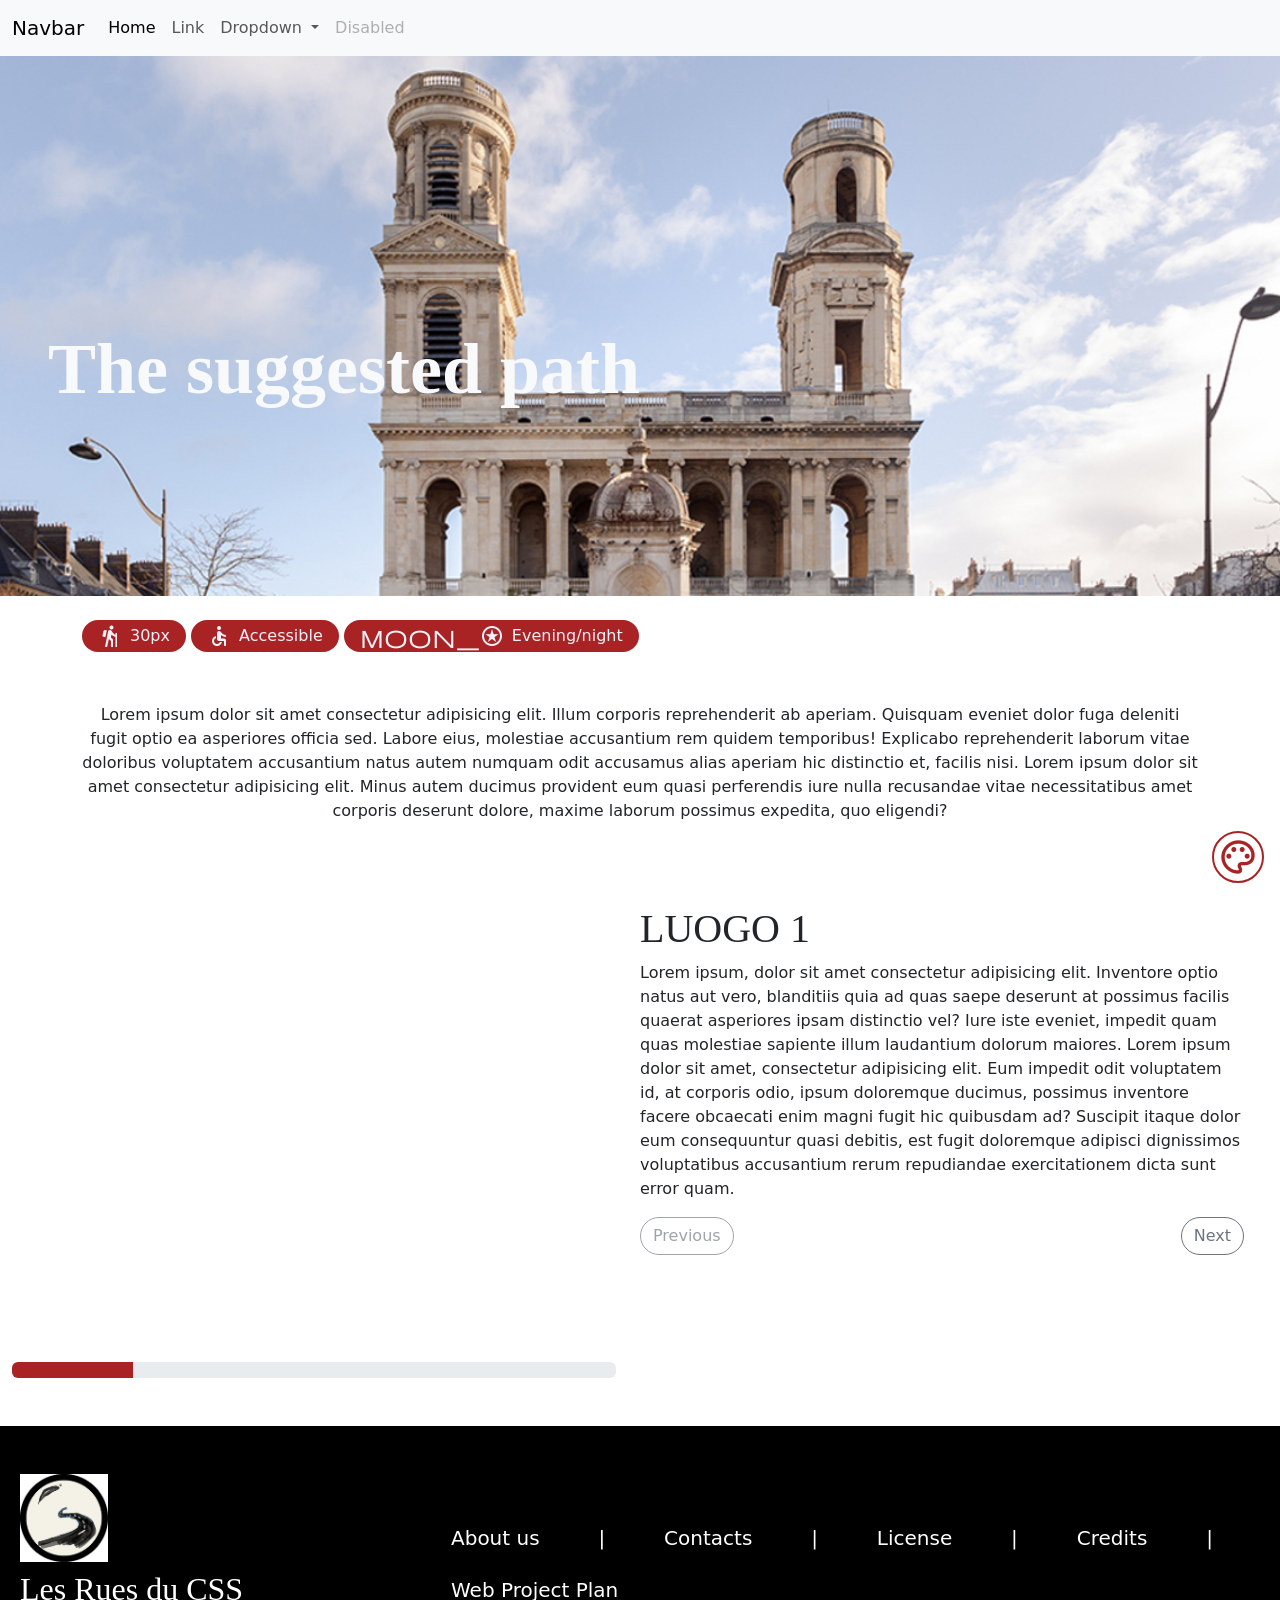
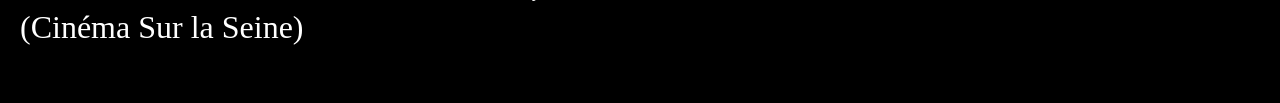
<file: Tour.html>
<!DOCTYPE html>
<html lang="en">
    <head>
        <meta charset="UTF-8">
        <meta name="viewport" content="width=device-width, initial-scale=1.0">
        <title>Percorso</title>
        <style>
            *{
                margin:0;
            }

            body{
                background-color: #F4F1FA;
            }

            h1, h2, h3{
                font-family: "Playfair Display", serif;
                font-optical-sizing: auto;
                font-style: normal;
            }

            /*GOOGLE FONTS & ICONS*/
            .material-symbols-outlined {
                font-variation-settings:
                'FILL' 0,
                'wght' 400,
                'GRAD' 0,
                'opsz' 24
            }

            /*HERO IMAGE*/
            .bgimage {
                width:100%;
                height:60vh;
                background: url('images/saint_sulpiere.png');
                background-repeat: no-repeat;
                background-position: bottom center;
                background-size:cover;
                background-attachment: fixed;
            }
            /*per avere il viewport responsive e rimpicciolire l'immagine nei dispositivi più piccoli*/
                      

            @media (max-width: 992px) {
                header#prova{
                    height: 40vh;
                    background-position: left bottom;
                }
                .catchphrase{
                    font-size: 2.7rem !important;
                }
            }

            @media (max-width: 768px) {

                header#prova{
                    height: 40vh;
                    background-position: left bottom;
                }
            }


            @media (max-width: 577px) {
                .catchphrase{
                    font-size: 2rem !important;
                }
                header > .row{
                    height: 60% !important;
                }        
            }

            .bgimage h1 {
                color:#F4F1FA;
            }
            /*FINE HERO IMAGE*/

            button{
                border-radius: 50px !important;
            }


            /*PILLS*/
            .pill{
                color: #F4F1FA;
                border-radius: 50px;
                display: inline-flex;
                align-items: center;
                background-color:  #A92325;
            }

            /*PARAGRAPHS*/
            .paragraph{
                display: none !important;
            }

            .active{
                display: block !important;
                animation: fade 1s ease forwards;
            }

            @keyframes fade {
                from { opacity: 0; }
                to { opacity: 1; }
            }

            button:disabled {
                pointer-events: auto !important;
                cursor: not-allowed !important;
            }

            /*PROGRESS BAR*/
            .progress-bar {
                background-color: #A92325 !important;
            }

            /*BACK TO FIRST BUTTON*/
            #backToFirst {
                color: #F4F1FA !important;
                background-color:#A92325 !important;
                border:#A92325 1px solid !important;
            }

            #backToFirst:hover {
                color: #A92325 !important;
                background-color:#F4F1FA !important;
                border:#A92325 1px solid !important;
            }


            /*FOOTER*/
            .pipe{
                cursor: default;
            }

            footer ul a{
                border: black 3px solid !important;
                font-size: 1.25rem !important;
            }

            ul a:not(.pipe):hover{
                color: #A92325 !important;
                border-bottom: #A92325 3px solid !important;
            }

            /*THEME*/
            .theme{
                height: auto;
            }

            .closeTheme, .openTheme{
                position: fixed;
                bottom: 1rem;
                right: 1rem;
                z-index: 1000;
                cursor: pointer;
            }

            .closeTheme span{ 
                font-size: 2.5rem;
                border:#A92325 2px solid;
                border-radius: 100%;
                color: #A92325;
            }

            .openTheme span{
                font-size: 2.5rem;
                color: #A92325;
            }

            .openTheme{
                display: none;
                border:#A92325 2px solid;
                border-radius: 50px;
            }

            .blur-background{
                position: absolute;
                top: 0;
                left: 0;
                width: 100%;
                height: 100%;
                backdrop-filter: blur(4px);
                z-index: -1;
                border-radius: 50px;
            }

        </style>

        <!--Link bootstrap-->
        <link href="https://cdn.jsdelivr.net/npm/bootstrap@5.3.8/dist/css/bootstrap.min.css" rel="stylesheet" integrity="sha384-sRIl4kxILFvY47J16cr9ZwB07vP4J8+LH7qKQnuqkuIAvNWLzeN8tE5YBujZqJLB" crossorigin="anonymous">

        <!--Link google fonts-->
        
        <link rel="stylesheet" href="https://fonts.googleapis.com/css2?family=Material+Symbols+Outlined">
    </head>
    <body>

        <div class="theme">
            <div class="closeTheme"><span class="material-symbols-outlined p-1">palette</span></div>
            <div class="openTheme">
                <div class="blur-background"></div>
                <span class="material-symbols-outlined p-1 d-block">smart_toy</span>
                <span class="material-symbols-outlined p-1 d-block">sports_esports</span>
                <span class="material-symbols-outlined p-1 d-block">videocam</span>
                <span class="material-symbols-outlined p-1 d-block">local_bar</span>
                <span class="material-symbols-outlined p-1 d-block">chess_king_2</span>
                <span class="material-symbols-outlined p-1 d-block">castle</span>
                <span class="material-symbols-outlined p-1 d-block">palette</span>
                
            </div>
        </div>

        <nav class="navbar navbar-expand-lg bg-body-tertiary">
            <div class="container-fluid">
                <a class="navbar-brand" href="#">Navbar</a>
                <button class="navbar-toggler" type="button" data-bs-toggle="collapse" data-bs-target="#navbarSupportedContent" aria-controls="navbarSupportedContent" aria-expanded="false" aria-label="Toggle navigation">
                <span class="navbar-toggler-icon"></span>
                </button>
                <div class="collapse navbar-collapse" id="navbarSupportedContent">
                    <ul class="navbar-nav me-auto mb-2 mb-lg-0">
                        <li class="nav-item">
                        <a class="nav-link active" aria-current="page" href="#">Home</a>
                        </li>
                        <li class="nav-item">
                        <a class="nav-link" href="#">Link</a>
                        </li>
                        <li class="nav-item dropdown">
                        <a class="nav-link dropdown-toggle" href="#" role="button" data-bs-toggle="dropdown" aria-expanded="false">
                            Dropdown
                        </a>
                        <ul class="dropdown-menu">
                            <li><a class="dropdown-item" href="#">Action</a></li>
                            <li><a class="dropdown-item" href="#">Another action</a></li>
                            <li><hr class="dropdown-divider"></li>
                            <li><a class="dropdown-item" href="#">Something else here</a></li>
                        </ul>
                        </li>
                        <li class="nav-item">
                        <a class="nav-link disabled" aria-disabled="true">Disabled</a>
                        </li>
                    </ul>
                </div>
            </div>
        </nav>

        <header class="bgimage container-fluid" id="prova">
            <div class="row h-50"></div>
            <div class="row align-items-start">
                <h1 class="text-light display-2 fw-bold ps-5 catchphrase">The suggested path</h1>
            </div>
        </header>

        <!--PILLS-->
        <div class="container my-4" style="user-select: none">

            <div class="pill py-1 px-3 text-center">
                <span class="material-symbols-outlined pe-2">hiking</span><span>30px</span>
            </div>

            <div class="pill py-1 px-3 text-center">
                <span class="material-symbols-outlined pe-2">accessible</span><span>Accessible</span>
            </div>

            <div class="pill py-1 px-3 text-center">
                <span class="material-symbols-outlined pe-2">moon_stars</span><span>Evening/night</span>
            </div>
        </div>


        <div class="container text-center my-5">
            <p>Lorem ipsum dolor sit amet consectetur adipisicing elit. Illum corporis reprehenderit ab aperiam. Quisquam eveniet dolor fuga deleniti fugit optio ea asperiores officia sed. Labore eius, molestiae accusantium rem quidem temporibus! Explicabo reprehenderit laborum vitae doloribus voluptatem accusantium natus autem numquam odit accusamus alias aperiam hic distinctio et, facilis nisi. Lorem ipsum dolor sit amet consectetur adipisicing elit. Minus autem ducimus provident eum quasi perferendis iure nulla recusandae vitae necessitatibus amet corporis deserunt dolore, maxime laborum possimus expedita, quo eligendi?</p>
        </div>


        <!--Back to first button-->
        <div id="backToFirstContainer" class="row container-fluid">
            <button id="backToFirst" class="rounded-1 w-auto ms-auto me-3 py-1 d-inline-flex justify-content-center gap-1" ><span class="material-symbols-outlined">undo</span>Back to first</button>      
        </div>

        <!--MAP and PARAGRAPHS-->

        <div class="row container-fluid">
            <div class="col-6">
                <iframe src="https://www.google.com/maps/embed?pb=!1m18!1m12!1m3!1d2625.405196585205!2d2.3415005111031117!3d48.85048327121149!2m3!1f0!2f0!3f0!3m2!1i1024!2i768!4f13.1!3m3!1m2!1s0x47e671ddf5e1132f%3A0x5d66e4a5335b37f!2sMus%C3%A9e%20National%20du%20Moyen%20Age-Thermes%20de%20Cluny!5e0!3m2!1sit!2sit!4v1779099110468!5m2!1sit!2sit" width="600" height="450" style="border:0;" allowfullscreen="" loading="lazy" referrerpolicy="no-referrer-when-downgrade" class="ratio ratio-4x3"></iframe>
                <div class="progress" role="progressbar" aria-label="Basic example" aria-valuenow="0" aria-valuemin="0" aria-valuemax="100">
                    <div class="progress-bar"></div>
                </div>
            </div>
            <div class="container-fluid col-6">
                <div class="row align-items-start paragraph active">
                        <h1>LUOGO 1</h1>
                
                    <p>Lorem ipsum, dolor sit amet consectetur adipisicing elit. Inventore optio natus aut vero, blanditiis quia ad quas saepe deserunt at possimus facilis quaerat asperiores ipsam distinctio vel? Iure iste eveniet, impedit quam quas molestiae sapiente illum laudantium dolorum maiores. Lorem ipsum dolor sit amet, consectetur adipisicing elit. Eum impedit odit voluptatem id, at corporis odio, ipsum doloremque ducimus, possimus inventore facere obcaecati enim magni fugit hic quibusdam ad? Suscipit itaque dolor eum consequuntur quasi debitis, est fugit doloremque adipisci dignissimos voluptatibus accusantium rerum repudiandae exercitationem dicta sunt error quam.</p>
                </div>

                <div class="row align-items-start paragraph">
                    <h1>LUOGO 2</h1>
                    <p>Lorem ipsum, dolor sit amet consectetur adipisicing elit. Inventore optio natus aut vero, blanditiis quia ad quas saepe deserunt at possimus facilis quaerat asperiores ipsam distinctio vel? Iure iste eveniet, impedit quam quas molestiae sapiente illum laudantium dolorum maiores. Lorem ipsum dolor sit amet, consectetur adipisicing elit. Eum impedit odit voluptatem id, at corporis odio, ipsum doloremque ducimus, possimus inventore facere obcaecati enim magni fugit hic quibusdam ad? Suscipit itaque dolor eum consequuntur quasi debitis, est fugit doloremque adipisci dignissimos voluptatibus accusantium rerum repudiandae exercitationem dicta sunt error quam.</p>
                </div>

                <div class="row align-items-start paragraph">
                   <h1>LUOGO 3</h1>
                    <p>Lorem ipsum, dolor sit amet consectetur adipisicing elit. Inventore optio natus aut vero, blanditiis quia ad quas saepe deserunt at possimus facilis quaerat asperiores ipsam distinctio vel? Iure iste eveniet, impedit quam quas molestiae sapiente illum laudantium dolorum maiores. Lorem ipsum dolor sit amet, consectetur adipisicing elit. Eum impedit odit voluptatem id, at corporis odio, ipsum doloremque ducimus, possimus inventore facere obcaecati enim magni fugit hic quibusdam ad? Suscipit itaque dolor eum consequuntur quasi debitis, est fugit doloremque adipisci dignissimos voluptatibus accusantium rerum repudiandae exercitationem dicta sunt error quam.</p>
                </div>

                <div class="row align-items-start paragraph">
                    <h1>LUOGO 4</h1>
                    <p>Lorem ipsum, dolor sit amet consectetur adipisicing elit. Inventore optio natus aut vero, blanditiis quia ad quas saepe deserunt at possimus facilis quaerat asperiores ipsam distinctio vel? Iure iste eveniet, impedit quam quas molestiae sapiente illum laudantium dolorum maiores. Lorem ipsum dolor sit amet, consectetur adipisicing elit. Eum impedit odit voluptatem id, at corporis odio, ipsum doloremque ducimus, possimus inventore facere obcaecati enim magni fugit hic quibusdam ad? Suscipit itaque dolor eum consequuntur quasi debitis, est fugit doloremque adipisci dignissimos voluptatibus accusantium rerum repudiandae exercitationem dicta sunt error quam.</p>
                </div>

                <div class="row align-items-start paragraph">
                    <h1>LUOGO 5</h1>
                    <p>Lorem ipsum, dolor sit amet consectetur adipisicing elit. Inventore optio natus aut vero, blanditiis quia ad quas saepe deserunt at possimus facilis quaerat asperiores ipsam distinctio vel? Iure iste eveniet, impedit quam quas molestiae sapiente illum laudantium dolorum maiores. Lorem ipsum dolor sit amet, consectetur adipisicing elit. Eum impedit odit voluptatem id, at corporis odio, ipsum doloremque ducimus, possimus inventore facere obcaecati enim magni fugit hic quibusdam ad? Suscipit itaque dolor eum consequuntur quasi debitis, est fugit doloremque adipisci dignissimos voluptatibus accusantium rerum repudiandae exercitationem dicta sunt error quam.</p>
                </div>
                
                <div class="row mt-2">
                    <div class="col-6">
                        <button type="button" class="btn btn-outline-secondary" id="btn-prev">Previous</button>
                    </div>
                    <div class="col-6 text-end">
                        <button type="button" class="btn btn-outline-secondary" id="btn-next">Next</button>
                    </div>

                </div>
                    
            </div>
            
        </div>




        <footer class="container-fluid col-12 mt-5" style="background-color: black">
            <div class="row py-5 ps-2">
                <div class="col-4">
                    <div class="row align-items-center">
                        <img src="images/S.png" style="max-width: 7rem; max-height: 6rem;">
                    </div>
                    <div class="row mt-2">
                        <h2 style="color:white">Les Rues du CSS <br> (Cinéma Sur la Seine)</h2>
                    </div>
                </div>
                <div class="col-8 pe-5">
                    <div class="row align-items-center h-100">
                        <ul class="nav justify-content-between">
                            <li class="nav-item"><a class="nav-link text-white" href="#">About us</a></li>
                            <li class="nav-item"><a class="pipe nav-link text-white">|</a></li>
                            <li class="nav-item"><a class="nav-link text-white" href="#">Contacts</a></li>
                            <li class="nav-item"><a class="pipe nav-link text-white">|</a></li>
                            <li class="nav-item"><a class="nav-link text-white" href="#">License</a></li>
                            <li class="nav-item"><a class="pipe nav-link text-white">|</a></li>
                            <li class="nav-item"><a class="nav-link text-white" href="#">Credits</a></li>
                            <li class="nav-item"><a class="pipe nav-link text-white">|</a></li>
                            <li class="nav-item"><a class="nav-link text-white" href="#">Web Project Plan</a></li>
                        </ul>
                    </div>
                </div>                    
            </div>
        </footer>

        <script>
            // Selezioniamo gli elementi dal DOM
            const paragraphs = document.querySelectorAll('.paragraph');
            const btnPrev = document.getElementById('btn-prev');
            const btnNext = document.getElementById('btn-next');

            // Il tuo counter (l'indice del paragrafo corrente)
            let currentIndex = 0;

            //settiamo la barra di progresso
            const progress = document.querySelector('.progress-bar');
            progress.style.width = ((currentIndex + 1) / paragraphs.length * 100) + '%';


            // Funzione per attivare/disattivare i bottoni in base all'indice
            function updateBtnStatus() {
                btnPrev.disabled = (currentIndex === 0);
                btnNext.disabled = (currentIndex === paragraphs.length - 1);

                const backToFirstBtn = document.getElementById('backToFirst');
                    if (currentIndex == 0) {
                        const buttonHeight = backToFirstBtn.offsetHeight;
                        backToFirstBtn.style.setProperty('display', 'none', 'important');
                        document.getElementById('backToFirstContainer').style.height = buttonHeight + 'px';
                        backToFirstBtn.style.setProperty('animation', 'fade 1s ease forwards', 'important');

                    } else {
                        backToFirstBtn.style.setProperty('display', 'inline-flex', 'important');    
                    }
            }

            // Funzione che aggiorna la visibilità dei paragrafi
            function showParagraph(newIndex) {
                // Rimuoviamo la classe 'active' dal paragrafo attualmente visibile
                paragraphs[currentIndex].classList.remove('active');
                
                // Aggiorniamo l'indice con quello nuovo
                currentIndex = newIndex;
                
                // Aggiungiamo la classe 'active' al nuovo paragrafo
                paragraphs[currentIndex].classList.add('active');
                
                // Aggiorniamo la barra di progresso
                progress.style.width = ((currentIndex + 1) / paragraphs.length * 100) + '%';
                updateBtnStatus();
            }

            // Evento per il bottone NEXT
            btnNext.addEventListener('click', () => {
                // Calcoliamo il prossimo indice. 
                if (currentIndex < paragraphs.length - 1){
                    showParagraph(currentIndex + 1);      
                }
            });


            // Evento per il bottone PREVIOUS
            btnPrev.addEventListener('click', () => {
                // Calcoliamo l'indice precedente.
                if (currentIndex > 0){
                    showParagraph(currentIndex - 1);
                }
            });


            // Evento per il link "Back to first"
            document.getElementById('backToFirst').addEventListener('click', () => {
                showParagraph(0);
            });

            updateBtnStatus(); // Inizialmente aggiorniamo lo stato dei bottoni

            document.querySelector('.closeTheme').addEventListener('click', () => {
                document.querySelector('.closeTheme').style.display = 'none';
                document.querySelector('.openTheme').style.display = 'block';
            });
            document.querySelector('.openTheme').addEventListener('click', () => {
                document.querySelector('.openTheme').style.display = 'none';
                document.querySelector('.closeTheme').style.display = 'block';
            });

            

        </script>

    </body>
</html>
</file>
<file: styles/solarpunk_theme.css>
/* ==========================================================================
   LES RUES DU CSS - SOLARPUNK THEME (Ultra-Aesthetic Light Mode)
   ========================================================================== */

:root {
    /* PALETTE SOLARPUNK VIBRANTE */
    --bg-color: #f4f1e1;          /* Carta pergamena / Crema caldo */
    --bg-mint: #e8f0e4;           /* Riflesso menta leggerissimo */
    
    --text-color: #163820;        /* Verde pino scuro (migliore del nero) */
    --text-muted: #51705a;        /* Salvia intenso */
    
    --primary: #1b5e20;           /* Verde foresta */
    --primary-bright: #4caf50;    /* Verde foglia vibrante */
    
    --secondary: #f5a623;         /* Sole del mattino */
    --accent-brass: #d4af37;      /* Ottone / Oro Art Nouveau */

    /* EFFETTI VETRO DI SERRA (Glassmorphism 2.0) */
    --glass-bg: rgba(255, 255, 255, 0.55);
    --glass-border: rgba(255, 255, 255, 0.8);
    --glass-edge: rgba(76, 175, 80, 0.3);
    --glass-shadow: 0 8px 32px rgba(27, 94, 32, 0.1);
    
    /* GLOW VIBRANTI */
    --glow-green: 0 4px 20px rgba(76, 175, 80, 0.4);
    --glow-gold: 0 6px 25px rgba(245, 166, 35, 0.4);
}

/* --- TYPOGRAPHY & GLOBAL --- */
h1, h2, h3 {
    font-family: "Playfair Display", serif;
    font-optical-sizing: auto;
    font-style: normal;
    color: var(--text-color);
}

p, a, span { 
    font-family: "Inter", sans-serif;
    color: var(--text-color);
}

.material-symbols-outlined {
    font-variation-settings:
    'FILL' 0,
    'wght' 400,
    'GRAD' 0,
    'opsz' 24
}

body {
    /* Sfondo organico: un mix tra crema solare e riflessi menta */
    background: linear-gradient(135deg, var(--bg-color) 0%, var(--bg-mint) 100%) !important;
    color: var(--text-color);
    
    /* Sfere di luce fluttuanti in CSS puro */
    background-image: 
        radial-gradient(circle at 10% 20%, rgba(245, 166, 35, 0.08) 0%, transparent 40%),
        radial-gradient(circle at 90% 80%, rgba(76, 175, 80, 0.08) 0%, transparent 50%),
        linear-gradient(135deg, var(--bg-color) 0%, var(--bg-mint) 100%) !important;
    background-attachment: fixed;
}

/* Effetto Testo Metallico per gli accenti */
h1 span {
    background: linear-gradient(90deg, var(--primary-bright), var(--accent-brass));
    -webkit-background-clip: text;
    background-clip: text;
    -webkit-text-fill-color: transparent;
    text-shadow: 0px 4px 15px rgba(245, 166, 35, 0.2);
}

hr {
    border: none !important;
    height: 3px !important;
    background: linear-gradient(90deg, transparent, var(--accent-brass), transparent) !important;
    opacity: 0.7 !important;
}

/* --- NAVBAR (Vetro Iper-Luminoso) --- */
.navbar {
    background: rgba(244, 241, 225, 0.7) !important;
    -webkit-backdrop-filter: blur(16px);
    backdrop-filter: blur(16px);
    border-bottom: 2px solid var(--glass-edge);
    box-shadow: var(--glass-shadow);
}

.navbar-text {
    font-family: "GFS Didot", serif;
    font-size: clamp(1.25rem, 2vw + 1rem, 2rem);
    /* Titolo del sito dorato/verde brillante */
    background: linear-gradient(90deg, var(--primary), var(--secondary));
    -webkit-background-clip: text;
    background-clip: text;
    -webkit-text-fill-color: transparent;
    font-weight: bold;
    text-shadow: 2px 2px 10px rgba(76, 175, 80, 0.2);
}

#logo-link{
    text-decoration: none;
}

.navbar-nav .nav-link {
    font-family: "Space Mono", monospace;
    font-weight: bold;
    font-size: clamp(0.75rem, 0.5vw + 0.75rem, 1.5rem);
    color: var(--primary) !important;
    position: relative;
}

/* Animazione organica (sottolineatura che cresce dal centro) */
.navbar-nav .nav-link::after {
    content: '';
    position: absolute;
    width: 0; height: 2px;
    display: block;
    margin-top: 5px;
    right: 0;
    background: var(--secondary);
    -webkit-transition: width 0.4s ease;
    transition: width 0.4s ease;
}
.navbar-nav .nav-link:hover::after, .navbar-nav .nav-link.active::after {
    width: 100%;
    left: 0;
    background: var(--primary-bright);
}

.navbar-toggler {
    color: var(--primary-bright) !important;
    border:  none;
    filter: drop-shadow(0 0 5px rgba(76, 175, 80, 0.5));
}

.navbar-toggler .material-symbols-outlined{
    font-size:clamp(1rem, 5vw, 3rem);
}

/* --- HERO IMAGES (Golden Hour Overlay) --- */
.hero-img, .background-image, .about_bg_image, #about_NV_bg_image {
    background-repeat: no-repeat;
    background-size: cover;
    background-position: center;
    position: relative;
    height: 50vh; /* Altezza di base per desktop */
    min-height: 400px;
    max-height: 550px;
    border-bottom: 4px solid var(--accent-brass);
}

/* Assegnazione dell'immagine di sfondo dall'interno di styles/ */
.hero-img {
    background-image: url('../img/breathless-hero.jpg');
}

/* Filtro "Golden Hour" */
.hero-img::before, .background-image::before {
    content: '';
    position: absolute;
    top: 0; left: 0; width: 100%; height: 100%;
    background: linear-gradient(to bottom, rgba(27, 94, 32, 0.3), rgba(245, 166, 35, 0.25));
    z-index: 0;
}

.catchphrase h1, .catchphrase h1 span, header > .row h1 {
    position: relative;
    z-index: 1;
    text-shadow: 0px 4px 15px rgba(0, 0, 0, 0.7);
    color: #ffffff !important; 
}

/* --- CARDS & PANELS (Serre di Vetro) --- */
.paper-card {
    background: var(--glass-bg);
    -webkit-backdrop-filter: blur(12px);
    backdrop-filter: blur(12px);
    border: 1px solid var(--glass-border);
    border-left: 4px solid var(--primary-bright); /* Bordo strutturale verde */
    border-radius: 16px;
    color: var(--text-color);
    box-shadow: var(--glass-shadow);
    transition: all 0.4s cubic-bezier(0.175, 0.885, 0.32, 1.275); /* Effetto rimbalzo */
}

.paper-card:hover {
    transform: translateY(-8px) scale(1.01);
    box-shadow: 0 15px 35px rgba(76, 175, 80, 0.2);
    border-left: 4px solid var(--secondary);
}

.paper-card a{
    color:#4caf50;
    font-weight: 500;
    text-decoration: none;
}

.paper-card a:hover{
    color:#f5a623;
    text-decoration: underline;
}

.bi-chevron-down {
    color: var(--primary-bright) !important;
    filter: drop-shadow(0 2px 4px rgba(76,175,80,0.4));
    position: absolute !important;
    top: 0.3rem;
    right: 0.75rem; 
    font-size: clamp(1rem, 0.8rem + 1vw, 1.75rem) !important;
    margin: 0;
    -webkit-text-stroke: 1px currentColor;
}

a[aria-expanded="true"] i {
    transform: rotate(180deg);
    display: inline-block;
    transition: transform 0.3s ease;
}

a[aria-expanded="false"] i {
    transition: transform 0.3s ease;
}

/* --- ZOOM CARDS & IMAGES --- */
.zoom-card {
    border-radius: 12px;
    overflow: hidden;
    box-shadow: var(--glass-shadow);
    border: 2px solid transparent;
    transition: all 0.4s ease;
}

.zoom-card .img-fluid {
    transition: transform 1s cubic-bezier(0.25, 0.46, 0.45, 0.94);
}

.zoom-card:hover {
    border-color: var(--accent-brass);
    box-shadow: var(--glow-gold);
}

.zoom-card:hover .img-fluid {
    transform: scale(1.1) rotate(1deg); /* Leggera rotazione dinamica */
}

.card-img-overlay {
    background: linear-gradient(to top, rgba(22, 56, 32, 0.9), rgba(22, 56, 32, 0.1)) !important;
    border-radius: 0;
}

.zoom-card .card-title {
    color: #ffffff !important;
    transition: all 0.3s ease;
}

.zoom-card:hover .card-title {
    color: var(--secondary) !important;
    text-shadow: 0 0 15px var(--secondary);
    transform: translateY(-5px);
}

/* Filtro fotografico Solarpunk per la home */
.explore-card {
    filter: sepia(0.3) hue-rotate(60deg) saturate(1.2) contrast(1.1); 
}

.zoom-card:hover .explore-card {
    filter: sepia(0) hue-rotate(0) saturate(1.3) contrast(1.1);
}

/*TOUR*/

.background-image {
    width:100%;
    height:50vh;
    background: linear-gradient(to bottom, rgba(27, 94, 32, 0.3), rgba(245, 166, 35, 0.25)), url('../img/saint_sulpiere.png');    background-repeat: no-repeat;
    background-position: bottom center;
    background-size:cover;
    background-attachment: fixed;
}

.background-image h2 {
    font-size: clamp(1.5rem, 1.2rem + 1.5vw, 2.25rem);
}

/* --- PILLS, BUTTONS & PROGRESS BAR --- */
button {
    border-radius: 50px !important;
    transition: all 0.3s ease;
}

.pill {
    color: #ffffff;
    border-radius: 50px;
    display: inline-flex;
    align-items: center;
    background: var(--primary-bright);
    box-shadow: var(--glow-green);
    font-size: clamp(0.8rem, 1.3vw, 1.2rem);
    border: 2px solid transparent;
    transition: all 0.3s cubic-bezier(0.4, 0, 0.2, 1);
}

.pill:hover {
    transform: translateY(-3px);
    background: linear-gradient(135deg, var(--secondary), var(--accent-brass));
    box-shadow: var(--glow-gold);
    color: var(--text-color);
}

.pill span { color: inherit; font-weight: 600; }

.progress {
    width: 95%;
}

.progress-bar {
    background: linear-gradient(90deg, var(--primary-bright), var(--secondary)) !important;
    box-shadow: 0 0 15px var(--primary-bright);
}

#tourDropdownMenuButton {
    border-radius: 8px !important;
    background-color: transparent;
    border: 2px solid var(--secondary);
    color: var(--secondary);
}

#tourDropdownMenuButton:hover {
    background-color: var(--accent-brass);
    color: #EDEAE2;
}

/*TOUR MAP*/

.tour-container #map {
    margin: 0 0 0.5rem 0;
}

.tour-container h3 {
   color: #1b5e20;
}

#backToFirstContainer {
    margin: 1rem 0; 
}

#backToFirst {
    color: #ffffff !important;
    background: linear-gradient(135deg, var(--primary), var(--primary-bright)) !important;
    border: none !important;
    box-shadow: var(--glow-green);
}

#backToFirst:hover {
    transform: scale(1.1);
    background: linear-gradient(135deg, var(--secondary), var(--accent-brass)) !important;
    box-shadow: var(--glow-gold);
}

#backToFirst span{
    color: inherit;
}

/* --- FOOTER: LA RADICE PROFONDA --- */
/* Invece del nero, usiamo un verde foresta scurissimo con testi in oro e menta */
footer {
    background: linear-gradient(to bottom, #112d18, #0a1a0e) !important;
    border-top: 4px solid var(--primary-bright);
    box-shadow: 0 -10px 30px rgba(76, 175, 80, 0.15);
    position: relative;
    overflow: hidden;
}

/* Sfumatura luminosa interna al footer */
footer::before {
    content: '';
    position: absolute;
    top: -50px; left: 50%; transform: translateX(-50%);
    width: 60%; height: 100px;
    background: radial-gradient(ellipse, rgba(76, 175, 80, 0.2) 0%, transparent 70%);
    pointer-events: none;
}

footer a.nav-link, footer p {
    color: #a5c2b0 !important; /* Menta polvere */
}

footer .nav-link{
    font-size: 1.25rem;
}

footer h2 {
    background: linear-gradient(90deg, var(--primary-bright), var(--secondary));
    -webkit-background-clip: text;
    background-clip: text;
    -webkit-text-fill-color: transparent;
    font-weight: 900;
}

footer ul a {
    color: var(--secondary) !important;
    border: 1px solid rgba(245, 166, 35, 0.3) !important;
    background: rgba(255, 255, 255, 0.05);
    border-radius: 30px;
    padding: 6px 18px !important;
    margin: 4px 5px;
    transition: all 0.3s ease;
}

footer ul a:not(.pipe):hover {
    color: #112d18 !important;
    background-color: var(--secondary);
    box-shadow: var(--glow-gold);
    transform: translateY(-2px);
}

.pipe { display: none !important; } /* Niente barre verticali industriali */

/* --- BREADCRUMBS --- */
.breadcrumbs a, .breadcrumbs p {
    font-family: "Space Mono", monospace;
    color: var(--primary);
    font-weight: 600;
}
.breadcrumbs a.disabled {
    text-decoration: none;
}

.breadcrumbs a:not(.disabled) {
    text-decoration: underline;
}

.breadcrumbs a:hover:not(.disabled) {
    color: var(--secondary);    
    text-shadow: 0 0 8px rgba(245, 166, 35, 0.4);
}

/* --- MAP & CATALOGUE SPECIFICS --- */

/* --- MAPPA LEAFLET SOLARPUNK --- */
#map {
    height: 65vh;
    min-height: 450px;
    width: 95%;
    margin: 1.5rem auto;
    border: 2px solid var(--glass-border);
    box-shadow: var(--glass-shadow);
    background-color: var(--bg-color);
    z-index: 1; /* Rimane sotto la navbar */
}

#head-info #title-sect {
    color: var(--primary);
    font-weight: bold;
    margin: 1rem 0;
}

#info-panel {
    border: 1px solid var(--glass-border);
    background: var(--glass-bg);
    -webkit-backdrop-filter: blur(12px);
    backdrop-filter: blur(12px);
    padding: 20px;
    box-shadow: var(--glass-shadow);
}

.leaflet-popup-content-wrapper .card{
    border: none;
}

.leaflet-popup-content {
  display: flex;
  justify-content: center;
}

.leaflet-popup-content .card {
  max-width: 100%; /* Prevents the card from overflowing the popup */
}

#map .card .card-body button{
    background: linear-gradient(135deg, var(--primary), var(--primary-bright));
    color: #ffffff;
    border: none;
    margin-top: 10px;
}

#map .card .card-body button:hover{
    background: linear-gradient(135deg, var(--secondary), var(--accent-brass));
    box-shadow: var(--glow-gold);
}

#map .card .card-body{
    padding:10px 10px;
}

#info-panel #img-div img{
    max-height: 400px;
    margin: auto;
}

#info-panel button{
    background: linear-gradient(135deg, var(--primary), var(--primary-bright));
    color: #ffffff;
    border: none;
    margin-top: 10px;
    padding: 2px 8px !important;
}

#info-panel button:hover{
    background: linear-gradient(135deg, var(--secondary), var(--accent-brass));
    box-shadow: var(--glow-gold);
}

#info-panel #button-row {
    display: flex;
    justify-content: center; /* Centers the button horizontally */
}

#info-panel #btn-film {
    width: fit-content; /* Makes the button only as wide as its text */
    padding: 0.2rem 4rem !important;
}

#map .leaflet-popup-content .card{
    padding: 0px !important;
}

.leaflet-popup-content .card img {
    width: 100%;
    aspect-ratio: 16/9;
    object-fit: cover;
    object-position: center;
}

.btn-tone {
    color: var(--secondary) !important;
    border: 3px solid rgba(245, 166, 35, 0.3) !important;
    background: rgba(255, 255, 255, 0.05);
    border-radius: 30px;
    padding: 6px 18px !important;
    margin: 4px 5px;
    transition: all 0.3s ease;
}

.btn-tone:hover, .btn-tone.active {
    color: #112d18 !important;
    background-color: var(--secondary);
    box-shadow: var(--glow-gold);
    transform: translateY(-2px);
}


#text-film-section sup, #text-film-section a {
    color: #52c455;
}

.card_link { 
    color: var(--primary-bright); 
    font-weight: bold; 
    text-decoration: none; 
    text-decoration-color: transparent; 
    transition: 0.3s;
}

.card_link:not(span):hover{ 
    color: var(--secondary); 
    text-decoration-color: var(--secondary); 
}

.card_arrow {
    color: #a87c43 !important;
    display: inline-block;
    width: 0;
    opacity: 0;
    overflow: hidden;
    white-space: nowrap;
    transition: width 1s linear, opacity 0.5s linear, margin-left 1s linear;
    color: var(--accent-brass);
}

.card_link:hover .card_arrow {
    width: auto; 
    opacity: 1;
    margin-left: 0.10rem;
}

.row_catalogue .card img {
    width: 100%;
    aspect-ratio: 4/3;
    object-fit: cover;
    object-position: center;
}

.pagination button { 
    padding: 8px 12px;
    text-decoration: none;
    border: 1px solid var(--primary-bright, #4caf50);
    color: var(--primary, #2e7d32);  
    background-color: transparent;
    margin: 0 4px;
    border-radius: 5px;
    display: inline-flex;
    align-items: center;
    justify-content: center;
}

.pagination .page-num:hover, .pagination .page-num.active { 
    background-color: var(--primary-bright, #4caf50);
    color: #ffffff !important;
    transition: 0.3s ease;
}

.pagination .arrow:hover {
    background: var(--accent-brass, #ffd54f);
    color: #1a1a1a !important;
}

.pagination button:disabled {
    opacity: 0.4;
    cursor: not-allowed;
    pointer-events: none;
}

.pagination .page-ellipsis {
    padding: 8px 6px;
    color: var(--primary, #2e7d32);
    display: inline-flex;
    align-items: center;
    justify-content: center;
    -webkit-user-select: none;
    user-select: none;
}

#desktop_filter_toggle { 
    background-color: #d4af37; 
    color: var(--primary); 
    border: 2px solid var(--primary-bright);
    box-shadow: var(--glow-green);
}
#desktop_filter_toggle:hover { 
    background-color: var(--primary-bright); 
    color: #ffffff; 
}

/* =========================================
   STRUTTURA FILTRI CATALOGO (Necessaria per JS)
   ========================================= */

/* Comportamento della sidebar SOLO su Desktop */
@media (min-width: 768px) {
    .filter-sidebar {
        /* Larghezza desiderata del menu a comparsa */
        width: 25%;
        /* Transizione fluida su larghezza per l'effetto push */
        transition: width 0.3s ease-in-out;
        overflow-x: hidden;
        flex-shrink: 0;
    }

    /* Stato chiuso di default gestito da JS */
    .filter-sidebar.collapsed-desktop {
        width: 0;
    }

    .filter-content-wrapper {
        width: 100%;
        padding: 1rem;
    }

    /* Animazione rotazione icona freccia */
    .btn-desktop-toggle #arrow_forward_ios {
        transition: transform 0.3s ease;
    }

    /* Classe aggiunta da JS per ruotare la freccia */
    .btn-desktop-toggle.is-open #arrow_forward_ios {
        transform: rotate(180deg);
    }
}

/* Comportamento Mobile */
@media (max-width: 767.98px) {
    /* Il padding corretto per l'Offcanvas nativo di Bootstrap */
    .filter-content-wrapper {
        width: 100%;
        padding: 0;
    }
}

.filter-group {
    margin-bottom: 1.5rem;
}

.filter-group label {
    font-weight: 500;
    margin-bottom: 0.5rem;
}

.btn-mobile-toggle {
    background-color: var(--glass-edge);
    border: 2px solid #A87C43;
    border-radius: 50px;
    padding: 0.75rem;
    font-family: "GFS Didot", Times, serif;
}

#catalogue_page_title {
    border-bottom: 2px solid var(--glass-edge);
}

.custom-panel, .sub-panel-filter, .sub-panel-explore {
    background: rgba(255, 255, 255, 0.1);
    -webkit-backdrop-filter: blur(16px);
    backdrop-filter: blur(16px);
    box-shadow: 0 10px 40px rgba(27, 94, 32, 0.15);
    border-radius: 20px;
}

/* --- SCROLLBAR ECOLOGICA BIO-LUMINESCENTE --- */
::-webkit-scrollbar { width: 12px; }
::-webkit-scrollbar-track { background: var(--bg-color); }
::-webkit-scrollbar-thumb {
    background: var(--primary-bright);
    border-radius: 12px;
    border: 3px solid var(--bg-color);
}
::-webkit-scrollbar-thumb:hover { 
    background: var(--secondary); 
}


/* ==========================================================================
   MEDIA QUERIES
   ========================================================================== */
@media (max-width: 520px) {
    .hero-img { height: 30vh !important; background-position: 20% center !important; }
}
@media (min-width:521px) and (max-width: 768px) {
    .hero-img { background-position: 50% center !important; }
    header#prova { height: 30vh; background-position: left bottom !important; }
}
@media (max-width: 992px) {
    .hero-img { height: 40vh; background-position: 35% center; }
    .pipe-license { display: none !important; }
    header#prova { height: 40vh; background-position: left bottom !important; }
    .catchphrase { font-size: 2.7rem !important; }
}
@media (min-width:769px) and (max-width: 942px) {
    .hero-img { background-position: 70% center !important; }
}
@media (min-width: 1000px) and (max-width: 1200px) {
    header#prova { background-position: 60% center; }
}
@media (min-width: 767px) and (max-width: 928px) {
    .pretty-catch { display: block !important; }
}
@media (min-width: 1408px) {
    .pretty-big-catch { display: none !important; }
}
@media (min-width: 796px) {
    .pretty-title { display: none; }
}
@media (max-width: 795px) {
    .pretty-title { display: block; }
}
@media (max-width:440px) {
    .pipe-contacts { opacity: 0 !important; }
}
@media (min-width: 1199px) and (max-width: 1282px) {
    .logo-footer, .links-footer { flex: 0 0 auto !important; width: 100% !important; }
    .links-footer { padding-top: 1rem !important; padding-bottom: 1rem !important; }
    .links-footer .row ul, .logo-footer .logo-img.justify-content-center { justify-content: center !important; }
    .logo-footer .logo-text.text-center { text-align: center !important; }
}
@media (max-width: 577px) {
    .catchphrase { font-size: 2rem !important; }
    header > .row { height: 60% !important; }        
}


/*ABOUT*/

/* 1. The container stays exactly the same size */
.about_card {
  overflow: hidden; /* This is the "window" that stays still */
  display: block;   /* Ensures the anchor tag respects dimensions */
  position: relative;
}

.about_card:hover h2{
    color: var(--secondary);
}

.about_card:hover {
    border: 3px solid var(--primary-bright);
}

/* 2. The image transition */
.about_card img {
  transition: transform 0.5s ease;
  width: 100%;
  height: 100%;
}

/* 3. TARGET ONLY THE IMAGE ON HOVER */
/* Correct: The card is hovered, but ONLY the image scales */
.about_card:hover img {
  transform: scale(1.1);
}

/* Ensure the overlay doesn't zoom with the image */
.about_card:hover .card-img-overlay {
  transform: none; 
}

#meet-team {
    font-size: clamp(2rem, 4vw + 1.25rem, 3.5rem);
    font-weight: 500;
    line-height: 1.2;
}

.card.id_team{
    border:none;
}

.id_team{
    box-shadow: var(--glow-gold);
}

.id_team .card-body{
    border-radius: 6px;
    border-top-left-radius: 0px;
    border-top-right-radius: 0px;
    border: 3px var(--accent-brass) solid;
    border-top: 0px;
    background-color: var(--glass-bg);
}

/*ABOUT NOUVELLE VAGUE*/

@media (min-width: 991px){
    aside.bookmarks {
        position: sticky; 
        top: 20px; /* Regola questa distanza in base alle tue esigenze */
    }
}

/* ==========================================================================
   MENU ASIDE - STILE SOLARPUNK (Serra Cartografica)
   ========================================================================== */

aside.bookmarks {
    align-self: flex-start;
    height: auto;
    line-height: 1.5;
    background: var(--glass-bg);
    -webkit-backdrop-filter: blur(12px);
    backdrop-filter: blur(12px);
    border: 1px solid var(--glass-border);
    border-left: 4px solid var(--primary-bright);
    border-radius: 16px;
    padding: 1.5rem 1.5rem 1.5rem 2rem !important;
    box-shadow: var(--glass-shadow);
    transition: all 0.4s cubic-bezier(0.175, 0.885, 0.32, 1.275);
}

aside.bookmarks:hover {
    box-shadow: 0 15px 35px rgba(76, 175, 80, 0.15);
    border-left: 4px solid var(--secondary); /* Al passaggio diventa oro mattutino */
}

aside.bookmarks ol {
    list-style: none; /* Togliamo i numeri base */
    counter-reset: solarpunk-counter; /* Creiamo un contatore custom */
    padding-left: 0;
    margin-bottom: 0;
}

aside.bookmarks ol li {
    counter-increment: solarpunk-counter;
    margin-bottom: 0.85rem;
    position: relative;
    padding-left: 2.2rem;
}

/* 5. Stile per i Numeri (stile codice / terminale verde) */
aside.bookmarks ol li::before {
    content: counter(solarpunk-counter, decimal-leading-zero) "."; /* Formato 01, 02 */
    position: absolute;
    left: 0;
    top: 0;
    color: var(--primary-bright);
    font-family: "Space Mono", monospace;
    font-weight: bold;
    font-size: 0.95rem;
    text-shadow: var(--glow-green);
}

/* 6. Stile Link del Menu */
aside.bookmarks a {
    color: var(--text-muted); /* Color salvia */
    text-decoration: none;
    font-family: "Inter", sans-serif;
    font-size: 0.95rem;
    font-weight: 500;
    transition: all 0.3s ease;
    display: inline-block;
}

/* 7. Hover dinamico e luminoso */
aside.bookmarks a:hover {
    color: var(--secondary);
    transform: translateX(6px); /* Scorrimento in avanti fluido */
    text-shadow: var(--glow-gold);
}


/* ==========================================================================
   STILE TESTO PRINCIPALE (GRASSETTI E LINK SOLARPUNK)
   ========================================================================== */

/* Elementi Strong - Radicati a terra */
#about_NV_text_content strong,
#documentation_text_content strong {
    color: var(--primary); /* Verde foresta scuro per non appesantire */
    font-weight: 800;
}

#about_NV_text_content h2,
#documentation_text_content h2 {
    font-size: clamp(1.5rem, 1.2rem + 1.5vw, 2.25rem);    
    font-weight: 400;
    color: var(--primary);
}

#documentation_text_content h3 {
    font-size: clamp(1.2rem, 1rem + 0.8vw, 1.6rem);
    font-weight: 600;
    color: var(--text-color);
    margin-top: 1.5rem;
    margin-bottom: 0.75rem;
}

#documentation_text_content h4 {
    font-size: 1.15rem;
    font-weight: 600;
    color: var(--primary-bright);
    margin-top: 1.2rem;
}

#about_NV_text_content h2:not(#revolution),
#documentation_text_content h2:not(:first-of-type) {
    padding-top: 2.5rem;
}

#about_NV_text_content p,
#documentation_text_content p,
#documentation_text_content li {
    font-size: clamp(1rem, 0.9rem + 0.3vw, 1.25rem);
    line-height: 1.6;    
    font-weight: 400;
}

/* Link nel testo - Gialli e sottolineati di default */
#about_NV_text_content a,
#documentation_text_content a {
    color: var(--secondary);
    text-decoration: underline; 
    text-decoration-color: rgba(245, 166, 35, 0.6); /* Sottolineatura giallo-oro leggermente trasparente */
    text-underline-offset: 4px; /* Stacca la linea dal testo per un look più pulito */
    transition: all 0.3s ease;
}

/* Hover dei Link - Effetto bagliore solare/neon */
#about_NV_text_content a:hover,
#documentation_text_content a:hover {
    color: #f5a623; /* Diventa leggermente più chiaro/dorato al passaggio */
    text-decoration-color: var(--accent-brass);
    text-decoration-thickness: 2px; /* La linea diventa un po' più spessa */
    
    /* Il bagliore! Usiamo due livelli di text-shadow per creare un vero effetto "Glow" */
    text-shadow: 
        0 0 8px rgba(245, 166, 35, 0.8),
        0 0 15px rgba(245, 166, 35, 0.4);
}

/* Code blocks & pre in Solarpunk */
#documentation_text_content pre {
    background: var(--glass-bg);
    border: 1px solid var(--glass-border);
    border-left: 4px solid var(--primary-bright);
    border-radius: 12px;
    padding: 1.2rem;
    box-shadow: var(--glass-shadow);
    backdrop-filter: blur(8px);
    overflow-x: auto;
    font-family: "Space Mono", monospace;
    font-size: 0.9rem;
    color: var(--text-color);
}

#documentation_text_content code {
    font-family: "Space Mono", monospace;
    color: var(--primary);
    background: rgba(76, 175, 80, 0.12);
    padding: 0.15rem 0.45rem;
    border-radius: 6px;
    font-size: 0.9em;
}

#documentation_text_content pre code {
    background: transparent;
    padding: 0;
    color: inherit;
    font-size: inherit;
}

/* Blockquote in Solarpunk */
#documentation_text_content blockquote {
    background: var(--glass-bg);
    border-left: 4px solid var(--secondary);
    border-radius: 0 12px 12px 0;
    padding: 1rem 1.5rem;
    margin: 1.5rem 0;
    box-shadow: var(--glass-shadow);
    backdrop-filter: blur(8px);
}

/* Tables in Solarpunk */
#documentation_text_content .table {
    background: var(--glass-bg);
    border: 1px solid var(--glass-border);
    border-radius: 12px;
    overflow: hidden;
    color: var(--text-color);
    box-shadow: var(--glass-shadow);
}

#documentation_text_content .table thead th {
    background: rgba(76, 175, 80, 0.2);
    color: var(--primary);
    font-family: "Space Mono", monospace;
    font-weight: 700;
    border-bottom: 2px solid var(--primary-bright);
}

#documentation_text_content .table td,
#documentation_text_content .table th {
    padding: 0.75rem 1rem;
    border-color: rgba(76, 175, 80, 0.15);
}

/* Documentation metadata & highlight card */
.doc-academic-card,
.doc-challenge-card {
    background: var(--glass-bg);
    border: 1px solid var(--glass-border);
    border-left: 5px solid var(--primary-bright);
    border-radius: 16px;
    box-shadow: var(--glass-shadow);
    backdrop-filter: blur(12px);
    color: var(--text-color);
}

.doc-challenge-card h4 {
    color: var(--primary) !important;
    font-family: "Playfair Display", serif;
    font-size: 1.15rem;
    font-weight: 700;
    margin-bottom: 0.5rem;
}

.doc-challenge-card p {
    color: var(--text-color) !important;
    font-size: 0.95rem;
    line-height: 1.5;
}

/* Documentation Multi-Audience Tone Cards (Solarpunk Glassmorphic) */
.doc-tone-card {
    background: var(--glass-bg);
    border: 1px solid var(--glass-border);
    border-radius: 16px;
    box-shadow: var(--glass-shadow);
    backdrop-filter: blur(12px);
    color: var(--text-color);
    overflow: hidden;
    transition: transform 0.25s ease, box-shadow 0.25s ease;
}

.doc-tone-card:hover {
    transform: translateY(-3px);
    box-shadow: 0 10px 25px rgba(46, 125, 50, 0.2);
}

.doc-tone-header {
    font-family: "Playfair Display", serif;
    font-weight: 700;
    padding: 0.75rem 1rem;
    border-bottom: 1px solid var(--glass-border);
}

.doc-tone-header .card-title {
    font-size: 1.05rem;
}

.doc-tone-body {
    background: transparent;
    color: var(--text-color);
    padding: 1rem;
}

.doc-tone-adult {
    border-top: 4px solid var(--primary);
}
.doc-tone-adult .doc-tone-header {
    background: rgba(46, 125, 50, 0.12);
    color: var(--primary);
}
.doc-tone-adult code {
    color: var(--primary);
    background: rgba(46, 125, 50, 0.15);
}

.doc-tone-child {
    border-top: 4px solid var(--secondary);
}
.doc-tone-child .doc-tone-header {
    background: rgba(245, 166, 35, 0.14);
    color: #b37400;
}
.doc-tone-child code {
    color: #b37400;
    background: rgba(245, 166, 35, 0.18);
}

.doc-tone-professional {
    border-top: 4px solid #1b5e20;
}
.doc-tone-professional .doc-tone-header {
    background: rgba(27, 94, 32, 0.16);
    color: #1b5e20;
}
.doc-tone-professional code {
    color: #1b5e20;
    background: rgba(27, 94, 32, 0.18);
}

.doc-badge {
    background: rgba(76, 175, 80, 0.15);
    color: var(--primary);
    border: 1px solid rgba(76, 175, 80, 0.3);
    border-radius: 8px;
    font-family: "Space Mono", monospace;
    font-weight: normal;
}

.doc-btn-outline {
    background: transparent;
    color: var(--primary);
    border: 2px solid var(--primary);
    border-radius: 8px;
    font-weight: 600;
    transition: all 0.3s ease;
}

.doc-btn-outline:hover {
    background: var(--primary);
    color: #ffffff;
}

.doc-btn-primary {
    background: var(--primary);
    color: #ffffff;
    border: 2px solid var(--primary);
    border-radius: 8px;
    font-weight: 600;
    transition: all 0.3s ease;
}

.doc-btn-primary:hover {
    background: var(--primary-bright);
    border-color: var(--primary-bright);
    color: #ffffff;
}

/* --- IMMAGINI STILE WIKIPEDIA --- */

#about_NV_text_content h2 {
    clear: both;
    padding-top: 1rem; 
}

.wiki-img-right, .wiki-img-left {
    width: 100%; /* Su schermi piccoli (mobile) l'immagine prende tutto lo spazio per non schiacciare il testo */
    max-width: 350px; /* Limita la larghezza massima per non farle diventare enormi */
    margin-bottom: 1.5rem;
}

/* Le immagini interne si devono adattare al contenitore fluido */
.wiki-img-right img, .wiki-img-left img {
    width: 100%;
    height: auto;
    display: block;
}

@media (min-width: 768px) {
    .wiki-img-right {
        float: right;
        margin-left: 1.5rem;
        width: 35%; 
        max-width: 300px; /* L'immagine cresce col 35%, ma si ferma a 380px */
    }
    
    .wiki-img-left {
        float: left;
        margin-right: 1.5rem;
        width: 35%; 
        max-width: 300px; /* L'immagine cresce col 35%, ma si ferma a 380px */
    }
}

/* Assicura che la didascalia (figcaption o card-body) non superi l'immagine */
.wiki-img-right figcaption, .wiki-img-left figcaption,
.wiki-img-right .card-body, .wiki-img-left .card-body {
    width: 100%;
    box-sizing: border-box;
}

/* ==========================================================================
   FIX FUNZIONALITÀ TOUR.HTML E JS (Logica di visualizzazione)
   ========================================================================== */

/* Nasconde tutti i paragrafi di base */
.paragraph {
    display: none !important;
}

/* Mostra solo il paragrafo attivo con l'animazione */
.active {
    display: block !important;
    animation: fade 1s ease forwards;
}

@keyframes fade {
    from { opacity: 0; }
    to { opacity: 1; }
}

/* Gestione dei bottoni disabilitati (quando arrivi a inizio/fine tour) */
button:disabled {
    pointer-events: auto !important;
    cursor: not-allowed !important;
    opacity: 0.3 !important;
    filter: grayscale(1) !important;
    box-shadow: none !important;
    transform: none !important;
}

/* Fix per i Bottoni Previous/Next */
.tour-container #btn-next, .tour-container #btn-prev, button#btn-next-mobile, button#btn-prev-mobile {
    color: #ffffff !important;
    background: var(--primary-bright) !important;
    border-radius: 6px !important;
    border:0;
}

.tour-container #btn-next:hover, .tour-container #btn-prev:hover, button#btn-next-mobile:hover, button#btn-prev-mobile:hover {
    transform: scale(1.1);
    background: var(--accent-brass) !important;
    box-shadow: var(--glow-gold);
    border-radius: 6px !important;
}

@media (max-width: 992px){
    #backToFirstRow{
        margin: 0 0 0.5rem 0 !important;
    }

    #backToFirstCol{
        width: 97%;
        margin: auto;
        padding-right:0px;
    }
 
    .tour-container #map{
        margin: auto auto 0.5rem auto;
    }
}

.tour-container #nextPrevRow {
   margin-bottom: 3rem; 
}


/* Fix della struttura del Menu dei Temi in basso a destra */
.theme {
    height: auto;
}

.closeTheme, .openTheme {
    position: fixed;
    bottom: 1rem;
    right: 1rem;
    z-index: 1000;
    cursor: pointer;
}

.closeTheme span {
    font-size: 2.5rem;
    border: 2px solid var(--primary-bright);
    border-radius: 100%;
    color: var(--primary-bright);
    background: var(--glass-bg);
    -webkit-backdrop-filter: blur(8px);
    backdrop-filter: blur(8px);
    box-shadow: var(--glow-green);
    display: block;
}

.openTheme {
    display: none;
    border: 2px solid var(--primary-bright);
    border-radius: 50px;
    background: var(--glass-bg);
    -webkit-backdrop-filter: blur(8px);
    backdrop-filter: blur(8px);
    box-shadow: var(--glow-green);
}

.openTheme span {
    color: var(--primary-bright);
    font-size: 2.5rem;
    display: block;
    padding: 5px;
    background: transparent;
    cursor: pointer;
}

.openTheme span:not(.btn-chiudi):hover {
    color: var(--secondary);
}

.blur-background {
    position: absolute;
    top: 0;
    left: 0;
    width: 100%;
    height: 100%;
    -webkit-backdrop-filter: blur(4px);
    backdrop-filter: blur(4px);
    z-index: -1;
    border-radius: 50px;
}
</file>
<file: styles/futurism_theme.css>
p{ 
    font-family: "Inter", sans-serif;
    font-optical-sizing: auto;
    font-style: normal;
}

body{
    background-color: #f2e6ce;
    background-image: 
        /* Linea rossa molto sfumata (15% opacità: #d32f2f26) */
        linear-gradient(115deg, transparent 40%, #d32f2f26 40%, #d32f2f26 41.5%, transparent 41.5%),
        
        /* Fascio nero industriale leggerissimo (10% opacità: #1a1a1a1a) */
        linear-gradient(135deg, transparent 70%, #1a1a1a1a 70%, #1a1a1a1a 74%, transparent 74%),
        
        /* Seconda linea rossa d'intersezione finissima (10% opacità: #d32f2f1a) */
        linear-gradient(55deg, transparent 20%, #d32f2f1a 20%, #d32f2f1a 20.5%, transparent 20.5%);
    background-attachment: fixed;
    color: #1a1a1a;
    position: relative;
    overflow-x: hidden;
}

body::before {
    content: "ZANG!";
    position: fixed; /* Rimane fisso nello schermo */
    font-family: 'Anton', 'Impact', sans-serif;
    font-size: 28vw; /* Dimensione fluida in base alla larghezza schermo */
    font-weight: 900;
    color: rgba(26, 26, 26, 0.1); 
    left: 3%;
    transform: rotate(-18deg);
    pointer-events: none; /* Permette di cliccare gli elementi sottostanti */
    z-index: -1; /* Lo mette dietro a tutto il testo */
}

/*SCROLLBAR*/

/* Firefox */
html {
    scrollbar-width: thin;
    scrollbar-color: #d32f2f #1a1a1a; /* Pollice rosso[cite: 1], traccia nera[cite: 1] */
}

/* Chrome, Edge, Safari */
::-webkit-scrollbar {
    width: 12px;
}

::-webkit-scrollbar-track {
    background: #1a1a1a; /* Sfondo nero industriale[cite: 1] */
}

::-webkit-scrollbar-thumb {
    background-color: #d32f2f; /* Colore rosso futurista[cite: 1] */
    border-radius: 0px; /* Bordi netti e geometrici */
    border: 2px solid #1a1a1a; /* Bordo per staccare visivamente */
}

::-webkit-scrollbar-thumb:hover {
    background-color: #F2A900; /* Giallo cromo all'hover per dinamismo[cite: 1] */
}

/*HERO IMAGE*/
.hero-img {
    width:100%;
    height:50vh;
    background: url('../img/breathless-hero.jpg');
    background-repeat: no-repeat;
    background-position: center top;
    background-size: cover;
    /*background-attachment: fixed;*/ /*per mantenere l'immagine fissa durante lo scroll, ma ho deciso di rimuoverlo per evitare problemi di visualizzazione della hero image*/
    max-height: 550px;
}

h1 span{
    color: #d73b3e !important; 
    font-family: "GFS Didot", serif;
    font-optical-sizing: auto;
    font-style: italic;
}

.catchphrase h1 {
    font-family: "Anton", sans-serif;
    color:#F4F1FA;
    text-shadow: 0px 3px 6px rgba(0, 0, 0, 0.751);
}

/*per avere il viewport responsive e rimpicciolire l'immagine nei dispositivi più piccoli*/
@media (max-width: 520px) {
    .hero-img{
        height: 30vh !important;
        background-position: 20% center !important;
    }
}

@media (min-width:521px) and (max-width: 768px) {
    .hero-img {
        background-position: 50% center !important;
    }
}

@media (max-width: 992px) {
    .hero-img{
        height: 40vh;
        background-position: 35% center;
    }

}

@media (min-width:769px) and (max-width: 942px){
    .hero-img {
        background-position: 70% center !important; 
    }
}

@media (min-width: 1000px) and (max-width: 1200px) {
    header#prova {
        background-position: 60% center; 
    }
}

hr{
    color:#d73b3e !important;
    border-top:2px solid currentColor !important;
    opacity: 1 !important;
}

/*CARDS IN HOME PAGE SOTTO LA HERO IMAGE*/

.paper-card a{
    text-decoration: none;
    font-family: 'Courier New', Courier, monospace;
    font-weight: 600;
    color: #74181a;
}

.paper-card a:hover {
    text-decoration: underline;
}

.paper-card:nth-child(1), .paper-card:nth-child(3) {
    background-color: #d32f2f;
    color:#1A1A1A;
    border-radius: 12px;
    box-shadow: 0 4px 8px 3px rgba(0, 0, 0, 0.068);
}

.paper-card:nth-child(2) {
    background-color: #F2A900;
    color:#1A1A1A;
    border-radius: 12px;
    box-shadow: 0 4px 8px 3px rgba(0, 0, 0, 0.068);
}

.paper-card:nth-child(1) {
    transform: rotate(5deg);
}

.paper-card:nth-child(3) {
    transform: rotate(-3deg);
}

.paper-card h2 {
    font-family: "Space Mono", Courier, monospace;
}

.bi-chevron-down {
    position: absolute !important;
    top: 0.3rem;
    right: 0.75rem; 
    font-size: clamp(1rem, 0.8rem + 1vw, 1.75rem) !important;
    margin: 0;
    color: black;
    -webkit-text-stroke: 1px currentColor;
}

a[aria-expanded="true"] i {
    transform: rotate(180deg);
    display: inline-block;
    transition: transform 0.3s ease;
}

a[aria-expanded="false"] i {
    transition: transform 0.3s ease;
}

@media (min-width: 767px) and (max-width: 928px){
    .pretty-catch{
        display: block !important;
    }
}
@media (min-width: 1408px){
    .pretty-big-catch{
        display: none !important;
    }
}

@media (min-width: 796px){
    .pretty-title{
        display: none;
    }
}
@media (max-width: 795px){
    .pretty-title{
        display: block;
    }
}

/*FINE HERO IMAGE*/


/*PER LE DUE CARD ESPLORA E SCOPRI DI PIU'*/

.card-title{
    color: #faf1ea;
}

/*per lo zoom delle card*/
.zoom-card .img-fluid{
    transition: transform .75s ease;
}

.row > div:nth-child(1) .zoom-card h2 {
    font-family: "Anton", sans-serif;
}

.row > div:nth-child(2) .zoom-card h2 {
    font-family: "GFS Didot", serif;
}


/* 2. Quando l'utente passa il mouse sulla CARD, l'immagine si ingrandisce del 10% (scale 1.1) */
.zoom-card:hover {
    box-shadow: 8px 8px 0px #F2A900;
    transition: 0.5s ease;
}

.inspo .zoom-card:hover {
    box-shadow: 8px 8px 0px #00A86B;
    transition: 0.5s ease;
}

.zoom-card:hover .img-fluid {
    transform: scale(1.1);
}

.zoom-card:hover .card-title{
    transition: 0.5s ease;
}
 

.responsive-title {
    font-size: clamp(1.5rem, 1.2rem + 2vw, 2.25rem);
}

.responsive-title-sm{
    font-size: clamp(0.75rem, 0.8rem + 1.5vw, 2rem) !important;
}

/*FINE PER LE DUE CARD ESPLORA E SCOPRI DI PIU'*/

/*Per le immagini delle carte esplora*/
.container h1 {
    font-family: "Space Mono", Courier, monospace;
}

.zoom-card .explore-card{
    filter: grayscale(1) brightness(100%);
    transition: transform 0.3s ease-in-out; 
}


/*MAP*/

#map {
    height: 65vh;
    min-height: 450px;
    width: 95%;
    margin: 1.5rem auto;
    border: 2px solid #F2A900;
    box-shadow: 6px -6px 0px #d32f2f;
    z-index: 1; /* Rimane sotto la navbar */
}

#map .card .card-body{
    padding:10px 10px;
}

.search-input-container .search-input{
    border: 2px solid #F2A900;
    border-radius: 6px;
    background-color: #00A86B;
    color:#faf1ea;
    height: 40px !important;
    width: 220px !important;
}

#map .card .card-body button{
    margin-top: 10px;
    border-radius: 6px !important;
    background-color: #F2A900;
    border: 2px solid #F2A900;
    color:#1A1A1A;
    transition: 0.5s ease;
    transform: rotate(3.5deg);
}

#map .card .card-body button:hover{
    margin-top: 10px;
    border-radius: 6px !important;
    color: #F2A900;
    background-color:transparent;
    border: 2px solid #F2A900;
    transition: 0.5s ease;
    transform: rotate(0deg);
}

.leaflet-popup-content .card{
    max-width: 100%;
    border: 0;
    background-color: transparent;
}

.leaflet-popup-content .card img {
    width: 100%;
    aspect-ratio: 16/9;
    object-fit: cover;
    object-position: center;
}

.leaflet-popup-content-wrapper{
    background-color:#0047AB;
    box-shadow: -6px -6px 0px #d32f2f;
    transform: rotate(-3.5deg);
}

.leaflet-popup-content .card .card-body, .leaflet-popup-tip{
    background-color:#0047AB;
}

.leaflet-popup-content .card .card-body p, .leaflet-container a.leaflet-popup-close-button{
    color: #faf1ea;
}

.leaflet-container a.leaflet-popup-close-button{
    right: 0.5rem !important;
    color:#00A86B;
    font-weight: 600;
}

.leaflet-popup-content .card{
    max-width: 100%;
    border: 0;
}

#info-panel #img-div img{
    max-height: 400px;
    margin: auto;
}

#info-panel {
    background-color: #00A86B;
    backdrop-filter: blur(12px);
    padding: 20px;
    box-shadow: -6px 6px 0px #F2A900;
;
}

#info-panel button{
    margin-top: 10px;
    border-radius: 6px !important;
    background-color: #F2A900;
    border: 2px solid #F2A900;
    color:#1A1A1A;
    transition: 0.5s ease;
    transform: rotate(2.5deg);
}

#info-panel button:hover{
    margin-top: 10px;
    border-radius: 6px !important;
    color: #F2A900;
    background-color:transparent;
    border: 2px solid #F2A900;
    transition: 0.5s ease;
    transform: rotate(0deg);
}

#info-panel #button-row {
    display: flex;
    justify-content: center; /* Centers the button horizontally */
}

#info-panel #btn-film {
    width: fit-content; /* Makes the button only as wide as its text */
    padding: 0.2rem 4rem !important;
}

#tone-selector-container {
    font-family: "Space Mono", monospace;
    color: #002FA7;
    font-size: clamp(1rem, 0.9rem + 0.3vw, 1.25rem);
}

.btn-tone {
    border: 2px solid #009760 !important;
    border-radius: 5px !important;
    font-family: "Space Mono", monospace;
    font-size: clamp(1rem, 0.9rem + 0.3vw, 1.25rem);
    background-color: #009760;
    color: #e9ecef;
    margin: 0 1rem;
}

.btn-tone:hover, .btn-tone.active {
    background-color: transparent;
    color: #009760;
}


#text-film-section sup, #text-film-section a {
    color: #002FA7;
}

/*NAVBAR*/

.navbar{
    background-color: #1a1a1a;
}

.navbar-text, .nav-link {
    color: #faf1ea;
}

.navbar-text {
    font-family: "Montserrat", sans-serif;
    font-size: clamp(1.25rem, 2vw + 1rem, 2rem);
}

#logo-link{
    text-decoration: none;
}

span.navbar-text {
  white-space: nowrap;
}

.navbar-nav .nav-link {
    color: #faf1ea;
    font-size: clamp(0.75rem, 0.5vw + 0.75rem, 1.5rem); /*cambiare poi con misure relative*/
    border-bottom: 1px solid transparent;
    font-family: "Space Mono", monospace;
    padding-right: clamp(0.75rem, 2vw,4rem);
    padding-left: clamp(0.75rem, 2vw, 4rem);
}

.navbar-nav .nav-link:visited {
    color: #faf1ea;
}

.navbar-nav .nav-link:hover:not(.active) {
    color: #F2A900;
    border-bottom: 1px solid #F2A900 ;
    transition: 0.3s ease-in-out;
    cursor: pointer;
}

.navbar-nav .nav-link:active {
    color: #faf1ea;
}

.navbar-nav .nav-link.active{
    color: #F2A900;
    border-bottom: 1px solid #F2A900;
    cursor: default;
}

.navbar-toggler .material-symbols-outlined {
    color: #faf1ea !important;
    font-size: clamp(1rem, 5vw, 3rem);
}


/*BREADCRUMBS*/

.breadcrumbs {
    background-color: transparent;
}

.breadcrumbs a, .breadcrumbs p {
    font-family: "Space Mono", monospace;
    color: #707070;
}

.breadcrumbs a  {
   text-decoration: none;
   transition: 0.5s ease; 
   height: auto;   
}
.breadcrumbs a:hover:not(.disabled) {
    text-decoration: underline;
    color: #00A86B;    
}

.breadcrumbs a.disabled:hover {
    color: #707070;
    cursor: default;
}


/*---------------INIZIO CSS CATALOGUE-------------------*/


/* Comportamento della sidebar SOLO su Desktop */
@media (min-width: 768px) {
    .filter-sidebar {
        /* Larghezza desiderata del menu a comparsa */
        width: 25%;
        /* Transizione fluida su larghezza per l'effetto push */
        transition: width 0.3s ease-in-out;
        overflow-x: hidden;
        flex-shrink: 0;
    }

    /* Stato chiuso di default gestito da JS */
    .filter-sidebar.collapsed-desktop {
        width: 0;
    }

    .filter-content-wrapper {
        width: 100%;
        padding: 1rem;
    }

    /* Animazione rotazione icona freccia */
    .btn-desktop-toggle #arrow_forward_ios {
        transition: transform 0.3s ease;
    }

    /* Classe aggiunta da JS per ruotare la freccia */
    .btn-desktop-toggle.is-open #arrow_forward_ios {
        transform: rotate(180deg);
    }
}

/* Comportamento Mobile */
@media (max-width: 767.98px) {
    /* Assicuriamoci che l'offcanvas mobile abbia il padding corretto */
    .filter-content-wrapper {
        width: 100%;
        padding: 0;
    }
}

/* =========================================
   STILI DECORATIVI
   Qui puoi personalizzare colori, bordi ecc. 
   ========================================= */

.filter-group {
    margin-bottom: 1.5rem;
}

.filter-group label {
    font-weight: 500;
    margin-bottom: 0.5rem;
}

/* Esempio di pulizia bottoni senza utility di Bootstrap fisse */

.page_content {
    background-color: transparent; 
}

.leaflet-container a.dropdown-item {
      color: #1a1a1a;
      text-decoration: none;
  }


.leaflet-container a.dropdown-item:hover,
.leaflet-container a.dropdown-item:focus {
    background-color: #e9ecef;
    color: #1a1a1a;
    text-decoration: underline;
}


#catalogue_page_title h1 {
    font-family: Impact, Haettenschweiler, 'Arial Narrow Bold', sans-serif;
    font-size: 48pt;
    color:#1a1a1a;
}

#catalogue_page_title h2 {
    font-size: 18pt;
    color:#1a1a1a;
}

#catalogue_page_title{
    border-bottom: 2px solid #A92325;
}

.breadcrumbs, #catalogue_page_title {
    background-color: transparent;
}
/*SEGUE CSS PER DARE EFFETTO "FUTURISMO" ALLE CARDS*/

/* =========================================================
   1. STILE BASE DELLE CARD E HOVER DINAMICO
   ========================================================= */

/* Sovrascrive il rounded di Bootstrap per bordi netti e geometrici */
.row_catalogue > div .card {
    border-radius: 0 !important;
    border: 3px solid #1a1a1a !important;
    transition: transform 0.3s ease, box-shadow 0.3s ease;
    overflow: hidden;
}

/* Immagini con desaturazione stile stampa d'epoca -> magari si può anche togliere */
.row_catalogue > div .card img {
    border-radius: 0 !important;
    filter: grayscale(30%) contrast(110%);
    transition: filter 0.3s ease;
}

/* Effetto Hover: la card si raddrizza e ingrandisce leggermente */
.row_catalogue > div .card:hover {
    transform: rotate(0deg) scale(1.03) !important;
    z-index: 5;
}



/* =========================================================
   2. CICLO A 4 TEMPI: COLORI, ROTAZIONI ED OMBRE
   ========================================================= */

/* VARIANTI TEMPO 1: Sfondo Nero Industriale + Ombra Rossa */
.row_catalogue > div:nth-child(4n + 1) .card {
    background-color: #1a1a1a;
    color: #f2e6ce;
    border-color: #1a1a1a !important;
    box-shadow: 6px 6px 0px #d32f2f;
    transform: rotate(-0.5deg);
}

.row_catalogue > div:nth-child(4n + 1) .card h5 {
   font-family: 'Segoe UI', Tahoma, Geneva, Verdana, sans-serif;
}

.row_catalogue > div:nth-child(4n + 1) .card .card_link { 
    color: #00A86B; 
    font-family: 'Courier New', Courier, monospace;
    font-weight: 600;
}

/* VARIANTI TEMPO 2: Sfondo Rosso Futurista + Ombra Nera */
.row_catalogue > div:nth-child(4n + 2) .card {
    background-color: #d32f2f !important;
    color: #ffffff;
    border-color: #d32f2f !important;
    transform: rotate(1deg);
}

.row_catalogue > div:nth-child(4n + 1) .card h5 {
   font-family: "Anton", Impact, sans-serif;    
}

.row_catalogue > div:nth-child(4n + 2) .card .card_link { 
    color: #f2e6ce;
    font-family: Georgia, 'Times New Roman', Times, serif; 
}

/* VARIANTI TEMPO 3: Sfondo Giallo Cromo + Ombra Invertita */
.row_catalogue > div:nth-child(4n + 3) .card {
    background-color: #F2A900;
    color: #1a1a1a;
    border-color: #1a1a1a !important;
    box-shadow: -6px 6px 0px #001e43;
    transform: rotate(-1.3deg);
}

.row_catalogue > div:nth-child(4n + 3) .card h5 {
    font-family: 'Courier New', Courier, monospace;
    font-weight: 600;
}

.row_catalogue > div:nth-child(4n + 3) .card .card_link { 
    color: #1a1a1a; 
}

/* VARIANTI TEMPO 4: Sfondo Blu Cobalto + Ombra Sparata in Alto */
.row_catalogue > div:nth-child(4n + 4) .card {
    background-color: #0047AB;
    color: #ffffff;
    border-color: #0047AB !important;
    box-shadow: 6px -6px 0px #00A86B;
    transform: rotate(1.5deg);
}
.row_catalogue > div:nth-child(4n + 4) .card .card_link { 
    color: #F2A900; 
    font-family: Impact, Haettenschweiler, 'Arial Narrow Bold', sans-serif;
    font-weight: 200;
    text-transform: uppercase;
}

.row_catalogue > div:nth-child(4n + 4) .card h5 {
    font-family: 'Times New Roman', Times, serif;
}

.card_link{
    text-decoration: none;
}

.card_link:hover {
    text-decoration: underline; 
    opacity: 1;
    margin-left: 0.10rem;
}


#desktop_filter_toggle{
    background-color:#1a1a1a;
}

#desktop_filter_toggle span {
  vertical-align: middle;
  color:#F4F1EA; 
}

#desktop_filter_toggle:hover{
    cursor: pointer;
    background-color: #707070;
    transition: all 0.5s ease;
}

#filter_area, #cards_area {
  transition: all 0.3s ease-in-out;
}

#filter_list {
    transition: 0.3s;
}

#cards_area .card {
    overflow: hidden;
}

#cards_area .card h5, #cards_area .card p{
    color:#faf1ea !important;
}

.card_arrow {
    color: #d73b3e;
    display: inline-block;
    width: 0;
    opacity: 0;
    overflow: hidden;
    white-space: nowrap;
    transition: width 1s linear, opacity 0.5s linear, margin-left 1s linear;
}

.btn-mobile-toggle {
    background-color: #F2A900;
    font-family: 'Courier New', Courier, monospace;
    font-weight: 600;
    padding: 0.75rem;
}



.row_catalogue .card img {
    width: 100%;
    aspect-ratio: 4/3;
    object-fit: cover;
    object-position: center;
}


.pagination button { 
    padding: 8px 12px;
    text-decoration: none;
    border: 1px solid #1a1a1a;
    color: #1a1a1a;  
    margin: 0 4px;
    border-radius: 5px;
    display: inline-flex;
    align-items: center;
    justify-content: center;
}

/* Only numeric buttons turn red */
.pagination .page-num:hover, .pagination .page-num.active { 
    background-color: #0047AB;
    color:#EDEAE2 !important;
    transition: 0.5s ease;
}

/* Arrows stay neutral */
.pagination .arrow:hover {
    background: #00A86B;
    color:#edeae2 !important;
}

.pagination button:disabled {
    opacity: 0.4;
    cursor: not-allowed;
    pointer-events: none;
}

.pagination .page-ellipsis {
    padding: 8px 6px;
    color: #1a1a1a;
    display: inline-flex;
    align-items: center;
    justify-content: center;
    -webkit-user-select: none;
    user-select: none;
}

/*---------------FINE CSS CATALOGUE-------------------*/


/*ABOUT*/
.about_card h2{
    color: #1a1a1a;
}

.about_card:hover h2{
    color: #A92325;
}

/* 1. The container stays exactly the same size */
.about_card {
    overflow: hidden; /* This is the "window" that stays still */
    display: block;   /* Ensures the anchor tag respects dimensions */
    position: relative;
}

/*ho selezionato il primo figlio diretto di row (che è la col definita con le classi bootstrap) e all'interno di questo ho fatto in modo che .about_card fosse ruotato*/
.row > div:nth-child(1) .about_card {
    transform: rotate(-2deg);
    border-color: #d32f2f;
    box-shadow: 8px 8px 0px #d32f2f;
}

/*questo invece seleziona il secondo figlio diretto di row, che è la seconda colonna, e quindi la card all'interno della colonna*/
.row > div:nth-child(2) .about_card {
    transform: rotate(3deg);
    border: #1a1a1a 2px solid;
}

.row > div:nth-child(3) .about_card {
    transform: rotate(-1.5deg);
    border: #d32f2f 2px solid;
    box-shadow: 6px 6px 0px #1a1a1a;
}

.row > div:nth-child(1) .about_card h2 {
    font-family: "Anton", sans-serif;
}

.row > div:nth-child(2) .about_card h2{
    font-family: "Space mono", Courier, monospace;
}

.row > div:nth-child(3) .about_card h2{
    font-family: "Anton", sans-serif;
}

/* 2. The image transition */
.about_card img {
  transition: transform 0.5s ease;
  width: 100%;
  height: 100%;
}

/* 3. TARGET ONLY THE IMAGE ON HOVER */
/* Correct: The card is hovered, but ONLY the image scales */
.about_card:hover img {
  transform: scale(1.1);
}

/* Ensure the overlay doesn't zoom with the image */
.about_card:hover .card-img-overlay {
  transform: none; 
}

/* TAG OBSOLETO - FARE CHECK SU PAGINE ABOUT PRIMA DI ELIMINARE
#about_NV {
    background-image: url(../img/generic_bg.png);
    display: flex;
    justify-content: center;
    align-items: center;
    background-position: center;
    background-size: 100%;
    transition: background-size 1s ease;
}*/

/* TAG OBSOLETO - FARE CHECK SU PAGINE ABOUT PRIMA DI ELIMINARE
#about_our_team {
    background-image: url(../img/generic_bg.png);
    height: 300pt;
    display: flex;
    justify-content: center;
    align-items: center; 
    background-position: center;
    background-size: 100%;
    transition: background-size 1s ease;

}*/
/*TAG OBSOLETO - FARE CHECK SU PAGINE ABOUT PRIMA DI ELIMINARE
#about_our_team, #about_NV {
    text-decoration: none ;
    color:#1a1a1a
}*/
/*TAG OBSOLETO - FARE CHECK SU PAGINE ABOUT PRIMA DI ELIMINARE
#about_our_team:hover h2, #about_NV:hover h2 {
    transition: 0.5s ease;
    color: #A92325;
}

#about_our_team:hover, #about_NV:hover {
  background-size: 110%; 
}

#about_our_team h2, #about_NV h2 {
    margin: 0;   
    font-family: "Playfair", serif;
    font-size: 40pt;
    font-weight: 600;
}*/


/*ABOUT NOUVELLE VAGUE*/

@media (min-width: 991px){
    aside.bookmarks {
        position: sticky; 
        top: 20px; /* Regola questa distanza in base alle tue esigenze */
    }
}

aside.bookmarks {
    align-self: flex-start; /* Fondamentale per layout flex */
    height: auto;
}

aside.bookmarks ol {
    line-height: 1.5;
    background-color: #F2A900;
    padding: 10px;
    border-radius: 8px;
    border: 2px solid #d32f2f;
    list-style: upper-roman inside;
    list-style-position: inside;
    box-shadow: inset 0 0 5px rgba(0, 0, 0, 0.3);
}

aside.bookmarks ol li::marker{
    font-weight: 500;
}

aside.bookmarks ol li a {
    text-decoration: none;
    color: #1a1a1a;
    font-family: "Inter", sans-serif;
    font-weight: 500;
}

aside.bookmarks ol li a:hover {
    text-decoration: underline;
    color: #74181a;
    cursor: pointer;
}


aside.bookmarks ol li{
    margin-bottom: 15px;
}

aside.bookmarks ol li:last-child {
    margin-bottom: 10px;
}

aside.bookmarks ol li:first-child {
    margin-top: 10px;
}

#about_NV_text_content h2,
#documentation_text_content h2 {
    font-family: "Anton", sans-serif;
    font-size: clamp(1.5rem, 1.2rem + 1.5vw, 2.25rem);    
    font-weight: 400;
    text-transform: uppercase;
    color: #d32f2f;
    border-bottom: 3px solid #1a1a1a;
    padding-bottom: 0.4rem;
}

#documentation_text_content h3 {
    font-family: "Anton", sans-serif;
    font-size: clamp(1.2rem, 1rem + 0.8vw, 1.6rem);
    font-weight: 400;
    text-transform: uppercase;
    color: #1a1a1a;
    margin-top: 1.5rem;
    margin-bottom: 0.75rem;
}

#documentation_text_content h4 {
    font-family: "Space mono", monospace;
    font-size: 1.15rem;
    font-weight: 700;
    color: #d32f2f;
    margin-top: 1.2rem;
}

#about_NV_text_content h2:not(#revolution),
#documentation_text_content h2:not(:first-of-type){
    padding-top: 2.5rem;
}

#about_NV_text_content p,
#documentation_text_content p,
#documentation_text_content li {
    font-size: clamp(1rem, 0.9rem + 0.3vw, 1.25rem);
    line-height: 1.6;    
    font-weight: 400;
}

#about_NV_text_content strong,
#documentation_text_content strong {
    font-weight: 600;
    color: #d73b3e;
}

#about_NV_text_content a,
#documentation_text_content a {
    color: #002FA7;
    text-decoration: underline;
    font-weight: 500;
}

#about_NV_text_content a:hover,
#documentation_text_content a:hover {
    color: #009760;
}

/* Documentation styling in Futurism (Industrial energy, heavy borders, dynamic angles) */
#documentation_text_content pre {
    background: #1a1a1a;
    color: #ffffff;
    border-left: 5px solid #d32f2f;
    border-bottom: 3px solid #ffcc00;
    padding: 1.2rem;
    font-family: "Space Mono", monospace;
    font-size: 0.9rem;
    border-radius: 0;
    overflow-x: auto;
}

#documentation_text_content code {
    font-family: "Space Mono", monospace;
    color: #d32f2f;
    background: #f4f4f4;
    border: 1px solid #ccc;
    padding: 0.15rem 0.4rem;
    border-radius: 0;
    font-weight: bold;
}

#documentation_text_content pre code {
    background: transparent;
    border: none;
    padding: 0;
    color: inherit;
    font-size: inherit;
    font-weight: normal;
}

#documentation_text_content blockquote {
    border-left: 5px solid #d32f2f;
    background: #fdf2f2;
    padding: 1rem 1.5rem;
    margin: 1.5rem 0;
    border-radius: 0;
}

#documentation_text_content .table {
    border: 2px solid #1a1a1a;
    background: #ffffff;
}

#documentation_text_content .table thead th {
    background: #1a1a1a;
    color: #ffcc00;
    font-family: "Anton", sans-serif;
    letter-spacing: 1px;
    text-transform: uppercase;
}

#documentation_text_content .table td,
#documentation_text_content .table th {
    border-color: #1a1a1a;
    padding: 0.75rem 1rem;
}

.doc-academic-card,
.doc-challenge-card {
    background: #ffffff;
    border: 3px solid #1a1a1a;
    border-left: 6px solid #d32f2f;
    box-shadow: 6px 6px 0px #d32f2f;
    border-radius: 0;
    color: #1a1a1a;
}

.doc-challenge-card h4 {
    color: #d32f2f !important;
    font-family: "Anton", sans-serif;
    letter-spacing: 1px;
    text-transform: uppercase;
    font-size: 1.15rem;
    margin-bottom: 0.5rem;
}

.doc-challenge-card p {
    color: #1a1a1a !important;
    font-size: 0.95rem;
    line-height: 1.5;
}

/* Documentation Multi-Audience Tone Cards (Futurism / Constructivism) */
.doc-tone-card {
    background: #ffffff;
    border: 3px solid #1a1a1a;
    border-radius: 0;
    box-shadow: 5px 5px 0px #1a1a1a;
    color: #1a1a1a;
    overflow: hidden;
    transition: transform 0.2s ease, box-shadow 0.2s ease;
}

.doc-tone-card:hover {
    transform: translate(-3px, -3px);
    box-shadow: 8px 8px 0px #d32f2f;
}

.doc-tone-header {
    font-family: "Anton", sans-serif;
    letter-spacing: 1px;
    text-transform: uppercase;
    padding: 0.65rem 1rem;
    border-bottom: 3px solid #1a1a1a;
    border-radius: 0;
}

.doc-tone-header .card-title {
    font-size: 1.15rem;
}

.doc-tone-body {
    background: #ffffff;
    color: #1a1a1a;
    font-family: "Space Mono", monospace;
    padding: 1rem;
}

.doc-tone-adult {
    border-top: 6px solid #009760;
}
.doc-tone-adult .doc-tone-header {
    background: #009760;
    color: #ffffff;
}
.doc-tone-adult code {
    color: #ffffff;
    background: rgba(0, 0, 0, 0.25);
}

.doc-tone-child {
    border-top: 6px solid #ffcc00;
}
.doc-tone-child .doc-tone-header {
    background: #ffcc00;
    color: #1a1a1a;
}
.doc-tone-child code {
    color: #1a1a1a;
    background: rgba(0, 0, 0, 0.12);
}

.doc-tone-professional {
    border-top: 6px solid #d32f2f;
}
.doc-tone-professional .doc-tone-header {
    background: #d32f2f;
    color: #ffffff;
}
.doc-tone-professional code {
    color: #ffffff;
    background: rgba(0, 0, 0, 0.25);
}

.doc-badge {
    background: #1a1a1a;
    color: #ffcc00;
    border-radius: 0;
    font-family: "Anton", sans-serif;
    letter-spacing: 1px;
    text-transform: uppercase;
}

.doc-btn-outline {
    background: transparent;
    color: #1a1a1a;
    border: 3px solid #1a1a1a;
    border-radius: 0;
    font-family: "Anton", sans-serif;
    letter-spacing: 1px;
    text-transform: uppercase;
    transition: all 0.2s ease;
}

.doc-btn-outline:hover {
    background: #1a1a1a;
    color: #ffcc00;
}

.doc-btn-primary {
    background: #d32f2f;
    color: #ffffff;
    border: 3px solid #1a1a1a;
    border-radius: 0;
    font-family: "Anton", sans-serif;
    letter-spacing: 1px;
    text-transform: uppercase;
    transition: all 0.2s ease;
}

.doc-btn-primary:hover {
    background: #ffcc00;
    color: #1a1a1a;
}

/* --- IMMAGINI STILE WIKIPEDIA --- */

.wiki-img-right, .wiki-img-left {
    width: 100%; /* Su schermi piccoli (mobile) l'immagine prende tutto lo spazio per non schiacciare il testo */
    max-width: 350px; /* Limita la larghezza massima per non farle diventare enormi */
    margin-bottom: 1.5rem;
}

/* Le immagini interne si devono adattare al contenitore fluido */
.wiki-img-right img, .wiki-img-left img {
    width: 100%;
    height: auto;
    display: block;
}

/* Su schermi medi e grandi (da tablet in su) attiviamo l'affiancamento del testo (float) */
@media (min-width: 768px) {
    .wiki-img-right {
        float: right;
        margin-left: 1.5rem; /* Margine per allontanare il testo a sinistra */
    }
    
    .wiki-img-left {
        float: left;
        margin-right: 1.5rem; /* Margine per allontanare il testo a destra */
    }
}

/*ABOUT OUR TEAM*/
#meet-team {
    font-family: "Anton", sans-serif;
    font-size: clamp(2rem, 4vw + 1.25rem, 3.5rem);
    font-weight: 600;
    line-height: 1.2;
}

.card.id_team{
    border:none;
}

.id_team:nth-child(1) {
    box-shadow: 8px 8px 0px #00A86B
}

.id_team:nth-child(3){
    box-shadow: -30px 8px 0px #002FA7
}

.id_team:nth-child(1) h3 {
    font-family: "Space mono", monospace;
    font-size: 1.5rem;
}

.id_team:nth-child(2) h3 {
    font-family: "Anton", sans-serif;
    transform: rotate(10deg);
}

.id_team:nth-child(3) h3 {
    font-family: "Playfair", serif;
    font-style: italic;   
}



.sub-panel-explore .card:hover {
    transform: translateY(-2px);
    background-color: #f8f9fa !important;
    cursor: pointer;
}


*{
    margin:0;
}

/*GOOGLE FONTS & ICONS*/
.material-symbols-outlined {
    font-variation-settings:
    'FILL' 0,
    'wght' 400,
    'GRAD' 0,
    'opsz' 24
}

/*HERO IMAGE*/
.background-image {
    width:100%;
    height:50vh;
    background: linear-gradient(rgba(0, 0, 0, 0.5), rgba(0, 0, 0, 0.5)), url('../img/saint_sulpiere.png');
    background-repeat: no-repeat;
    background-position: bottom center;
    background-size:cover;
    background-attachment: fixed;
}

.background-image h2 {
    font-family: "Anton", Arial, Helvetica, sans-serif;
    font-size: clamp(1.5rem, 1.2rem + 1.5vw, 2.25rem);
}

/*per avere il viewport responsive e rimpicciolire l'immagine nei dispositivi più piccoli*/          

@media (max-width: 992px) {
    header#prova{
        height: 40vh;
        background-position: left bottom !important;
    }
    .catchphrase{
        font-size: 2.7rem !important;
    }
}

@media (max-width: 768px) {

    header#prova{
        height: 30vh;
        background-position: left bottom !important;
    }
}


@media (max-width: 577px) {
    .catchphrase{
        font-size: 2rem !important;
    }
    header > .row{
        height: 60% !important;
    }        
}

/*FINE HERO IMAGE*/

button{
    border-radius: 50px !important;
}


/*PILLS*/
.pill{
    color: #F4F1FA;
    border-radius: 50px;
    display: inline-flex;
    align-items: center;
    background-color:  #002FA7;
    font-size: clamp(0.8rem, 1.3vw, 1.2rem);

}

.pill .material-symbols-outlined{
    font-size: clamp(1rem, 2vw, 1.5rem);
}

#tourDropdownMenuButton {
    border-radius: 8px !important;
    background-color: transparent;
    border: 2px solid #009760;
    color: #009760;
}

#tourDropdownMenuButton:hover {
    background-color: #009760;
    color: #EDEAE2;
}

/*TOUR MAP*/

.tour-container #map {
    margin: 0 0 0.5rem 0;
}

.tour-container h3 {
   color: #009760;
   font-family: 'Courier New', Courier, monospace;
   font-weight: 600;
}

/*PARAGRAPHS*/
.paragraph{
    display: none !important;
}

.active{
    display: block !important;
    animation: fade 1s ease forwards;
}

@keyframes fade {
    from { opacity: 0; }
    to { opacity: 1; }
}

button:disabled {
    pointer-events: auto !important;
    cursor: not-allowed !important;
}

/*PROGRESS BAR*/
.progress {
    width: 95%;
}

.progress-bar {
    background-color: #F2A900 !important;
}

/*BACK TO FIRST BUTTON*/

#backToFirstContainer {
    margin: 1rem 0; 
}

#backToFirst {
    color: #F4F1FA !important;
    background-color:#F2A900 !important;
    border:#F2A900 1px solid !important;
}

#backToFirst:hover {
    color: #F2A900 !important;
    background-color: transparent !important;
    border:#F2A900 1px solid !important;
}

.tour-container #btn-prev , .tour-container #btn-next, button#btn-next-mobile, button#btn-prev-mobile {
    background-color: transparent;
    color: #00A86B;
    border-color: #00A86B;
}

.tour-container #btn-prev:hover , .tour-container #btn-next:hover, button#btn-next-mobile:hover, button#btn-prev-mobile:hover {
    background-color: #00A86B;
    color: #EDEAE2;
}

@media (max-width: 992px){
    #backToFirstRow{
        margin: 0 0 0.5rem 0 !important;
    }

    #backToFirstCol{
        width: 97%;
        margin: auto;
        padding-right:0px;
    }
 
    .tour-container #map{
        margin: auto auto 0.5rem auto;
    }
}

.tour-container #nextPrevRow {
   margin-bottom: 3rem; 
}

/*THEME*/
.theme{
    height: auto;
}

.closeTheme, .openTheme{
    position: fixed;
    bottom: 1rem;
    right: 1rem;
    z-index: 1000;
    cursor: pointer;
}

.closeTheme span{ 
    font-size: 2.5rem;
    border:#00A86B 2px solid;
    border-radius: 100%;
    color: #00A86B;
}

.openTheme span{
    font-size: 2.5rem;
    color: #00A86B;
}

.openTheme span:not(.btn-chiudi):hover {
    color: #F2A900;
}

.openTheme{
    display: none;
    border: #00A86B 2px solid;
    border-radius: 50px;
}

.blur-background{
    position: absolute;
    top: 0;
    left: 0;
    width: 100%;
    height: 100%;
    -webkit-backdrop-filter: blur(4px);
    backdrop-filter: blur(4px);
    z-index: -1;
    border-radius: 50px;
}

/*FOOTER*/
footer {
    background-color: #131313;
}

footer .pipe{
    cursor: default;
}

footer .pipe:hover {
    color: #F4F1FA;
}

footer .nav-link {
    border-bottom: 3px solid transparent;
    font-size: 1.25rem;
}

footer .nav-link:not(.pipe):hover{
    color: #00A86B;
    border-bottom:  3px solid #00A86B;
}

footer a.nav-link {
    color: #F4F1FA;
}

footer h2 {
    font-family: "Anton", sans-serif;
    color: #F2A900;
}

/*RESPONSIVE FOOTER*/
@media (max-width: 992px) {
    .pipe-license{
        display: none !important;
    }
    
}

@media (max-width:440px){
    .pipe-contacts{
        opacity: 0 !important;
    }

}

@media (min-width: 1199px) and (max-width: 1270px){
    .logo-footer{
        flex: 0 0 auto !important;
        width: 100% !important;
    }

    .links-footer{
        flex: 0 0 auto !important;
        width: 100% !important;
        padding-top: 1rem !important;
        padding-bottom: 1rem !important;
    }

    .links-footer .row ul{
        justify-content: center !important;
    }

    .logo-footer .logo-img.justify-content-center{
        justify-content: center !important;
    }

    .logo-footer .logo-text.text-center{
        text-align: center !important;
    }
}
</file>
